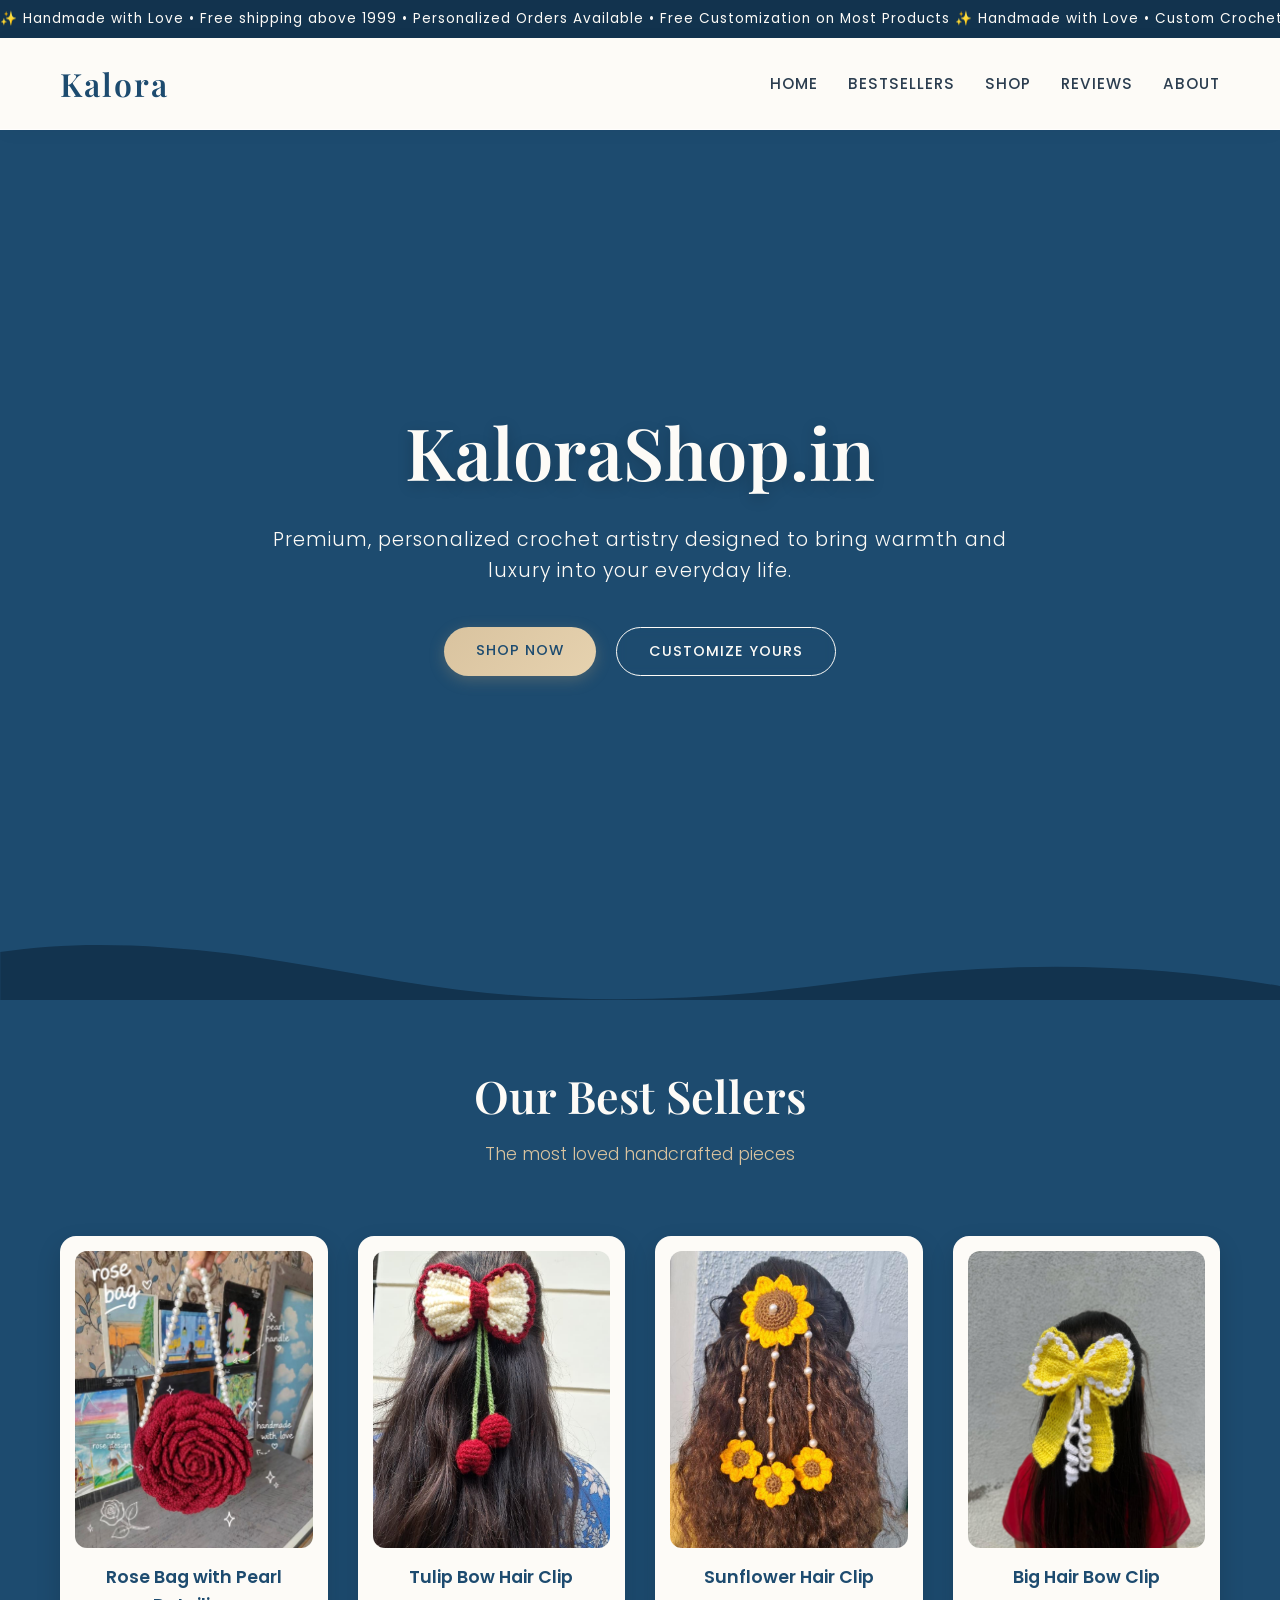
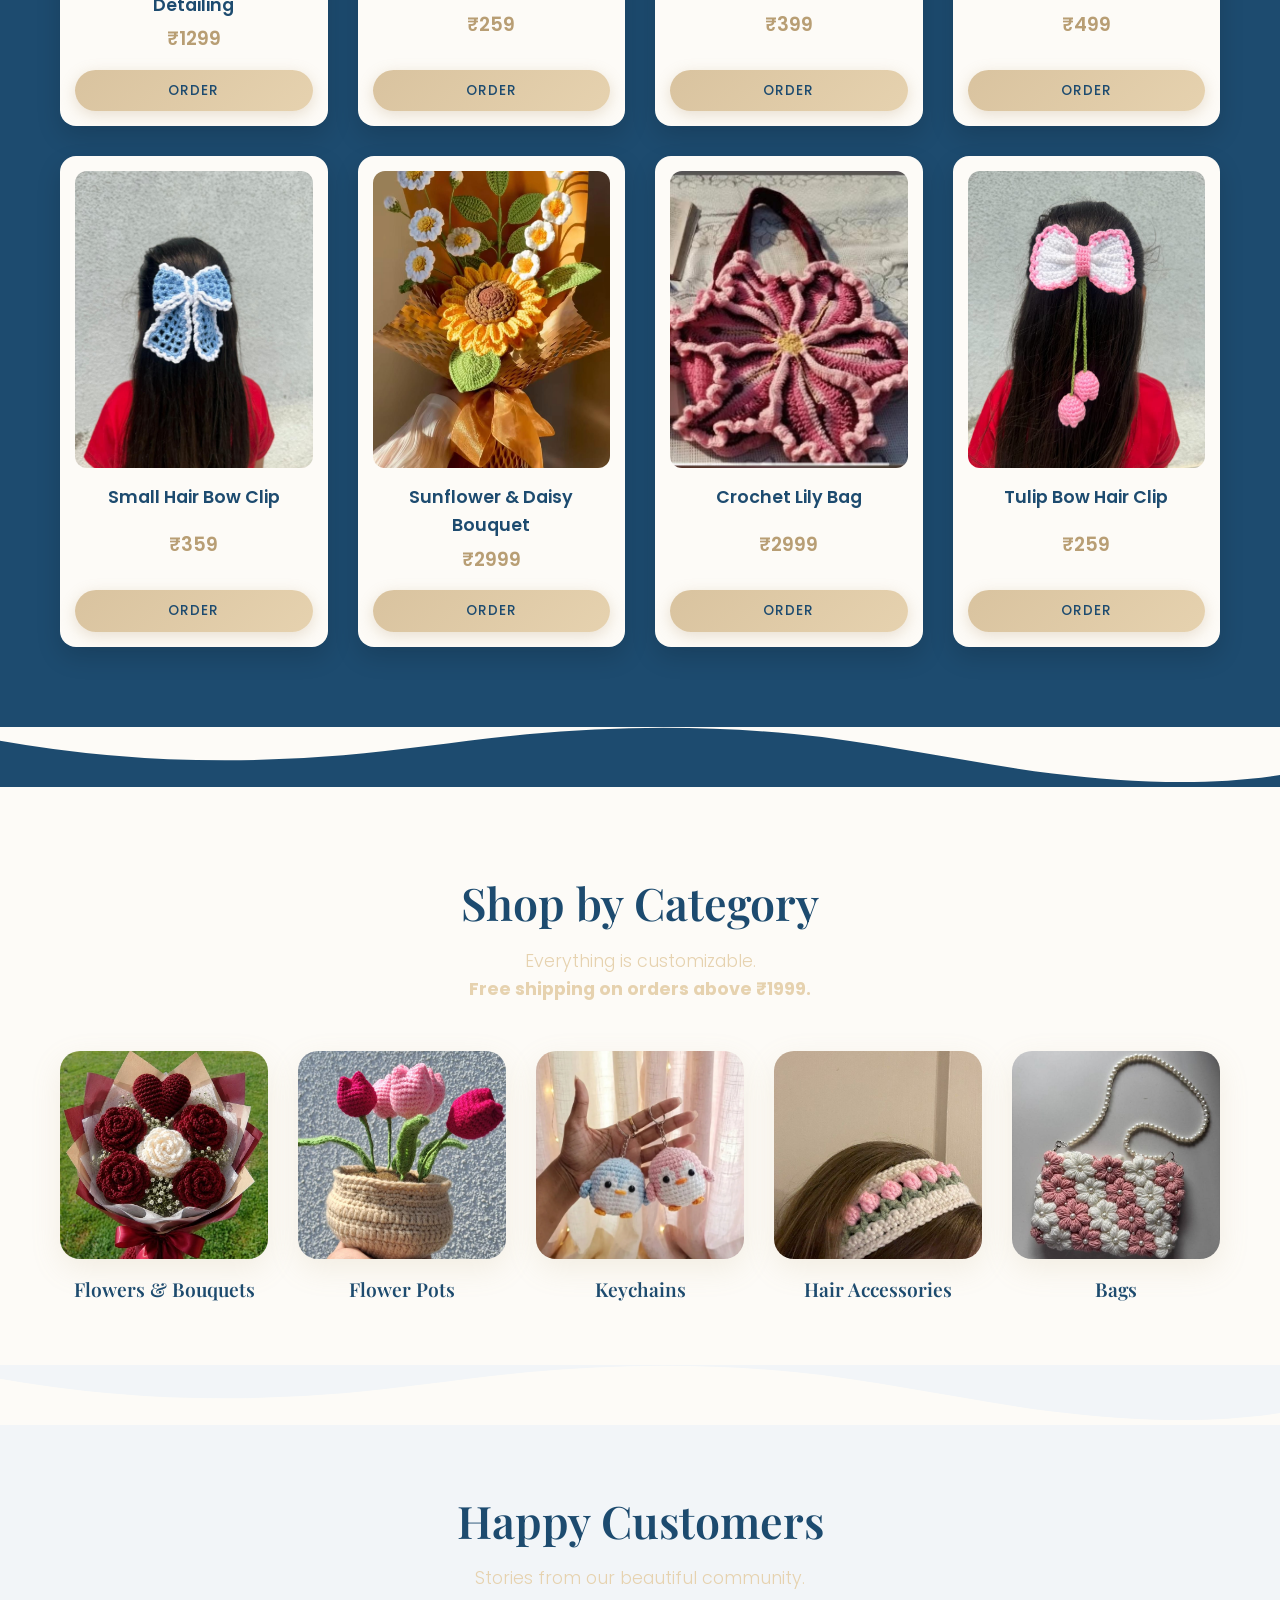
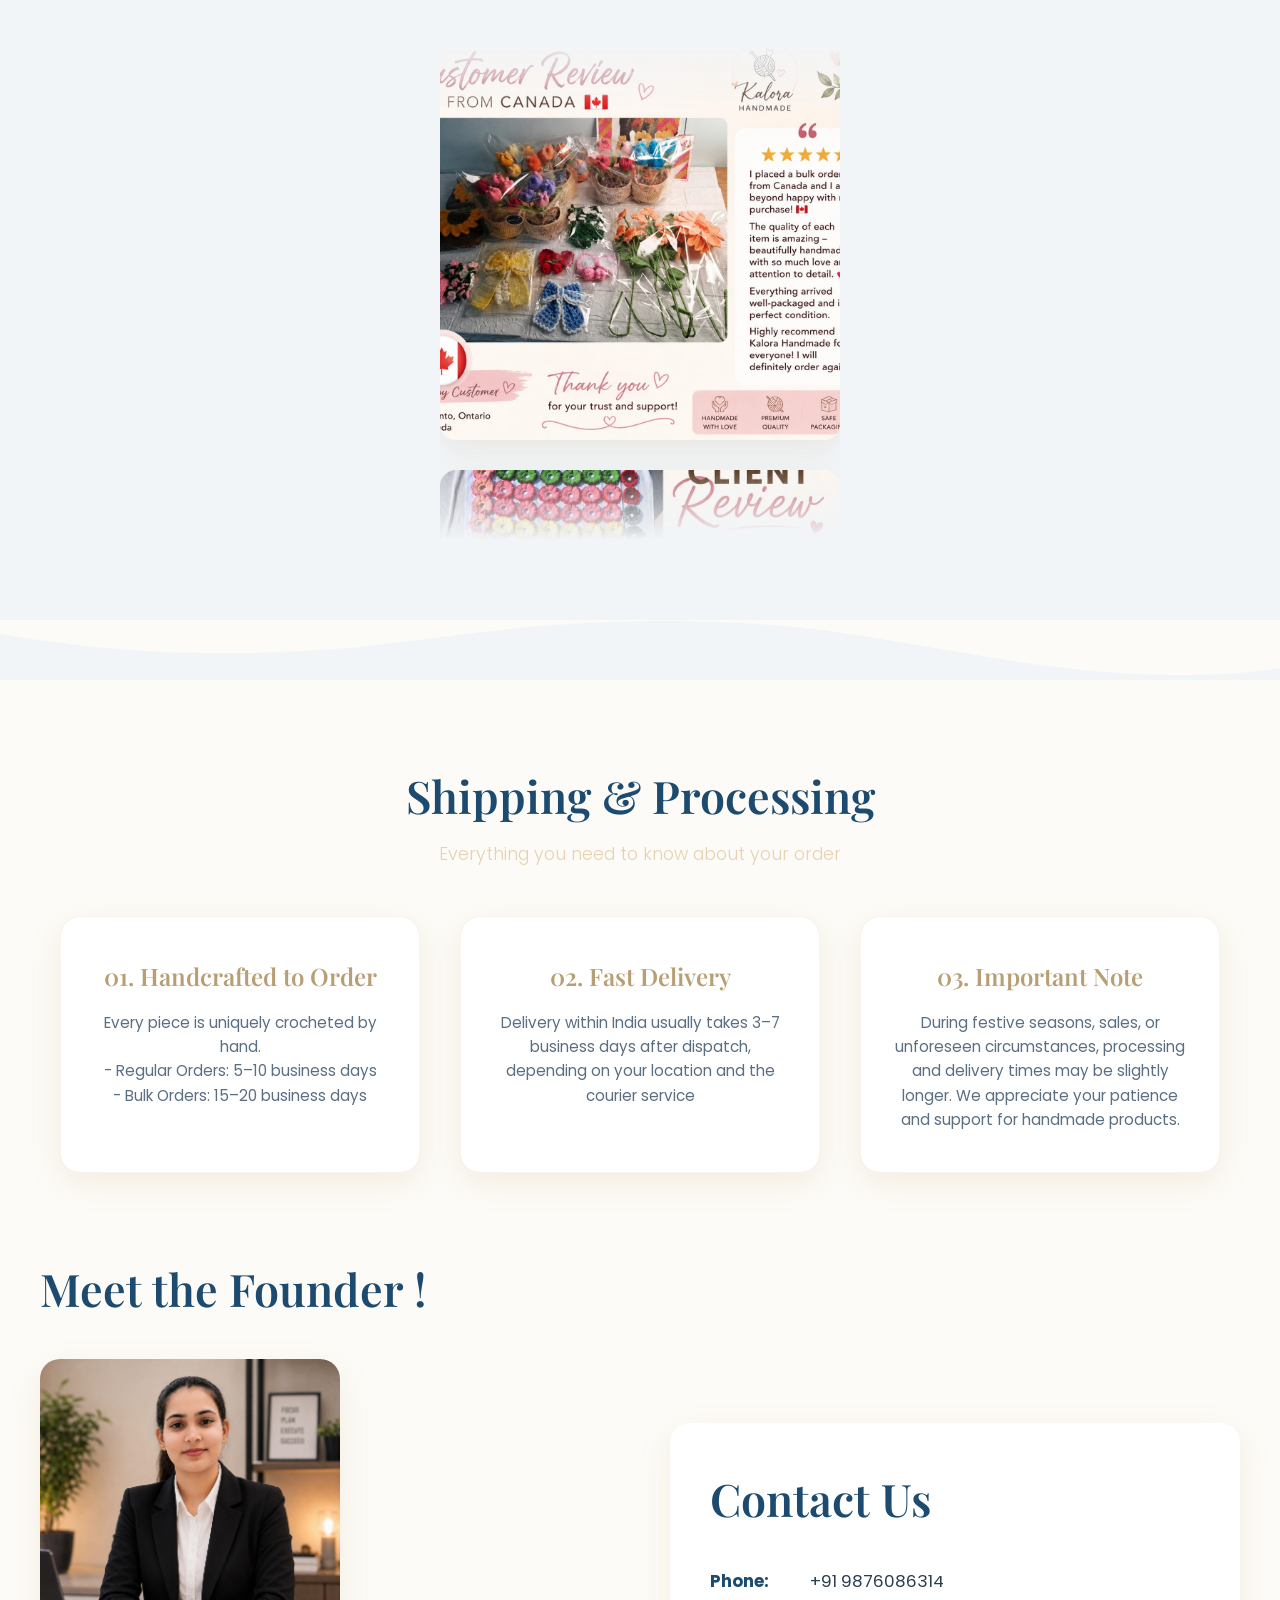
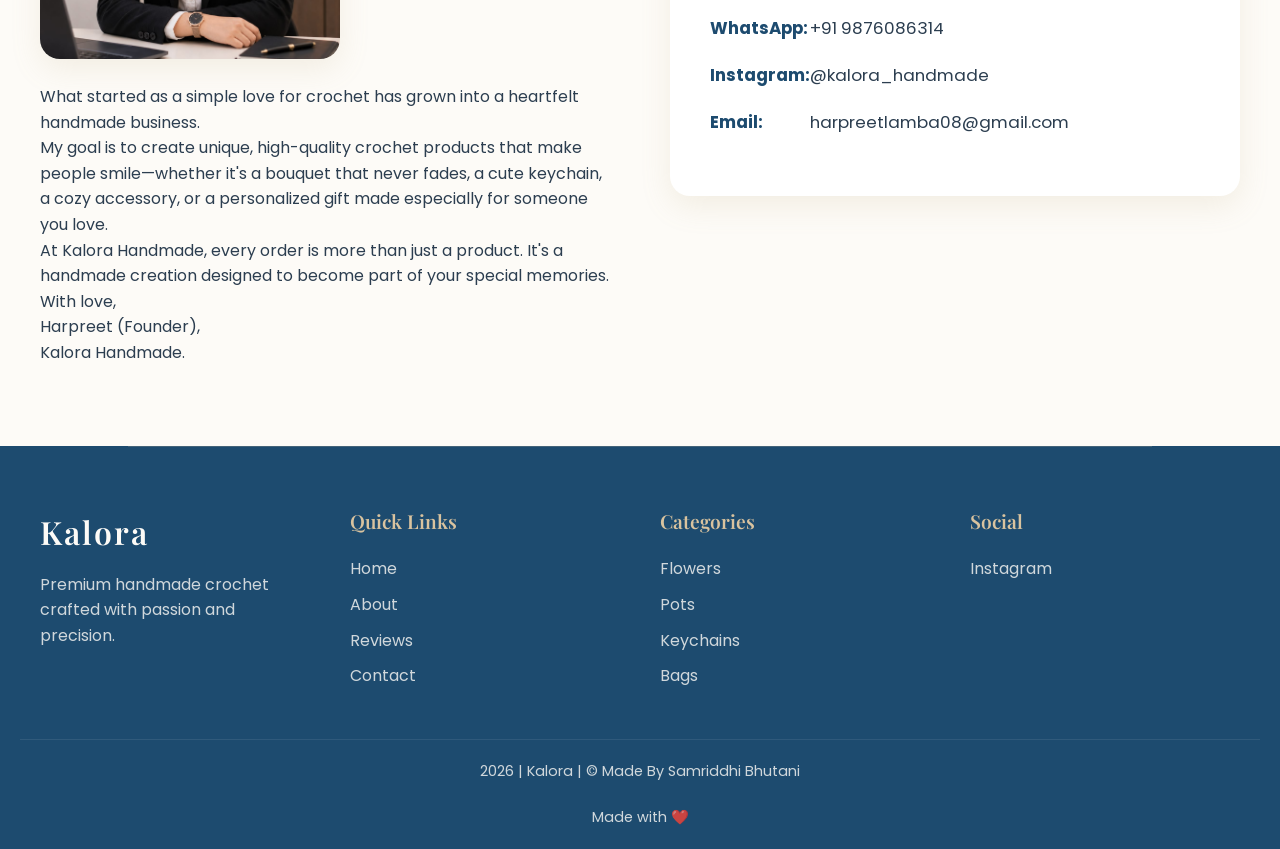
<file: index.html>
<!DOCTYPE html>
<html lang="en">
<head>
    <meta charset="UTF-8">
    <meta name="viewport" content="width=device-width, initial-scale=1.0">
    <title>Kalora | Luxury Handmade Crochet</title>
    <!-- Google Fonts -->
    <link rel="preconnect" href="https://fonts.googleapis.com">
    <link rel="preconnect" href="https://fonts.gstatic.com" crossorigin>
    <link href="https://fonts.googleapis.com/css2?family=Playfair+Display:ital,wght@0,400;0,600;0,700;1,400&family=Poppins:wght@300;400;500;600&display=swap" rel="stylesheet">
    <link rel="stylesheet" href="style.css">
</head>
<body>

    <!-- Marquee -->
    <div class="announcement-bar">
        <div class="marquee-content">
            ✨ Handmade with Love • Free shipping above 1999 • Personalized Orders Available • Free Customization on Most Products ✨ Handmade with Love • Custom Crochet Gifts • Personalized Orders Available • Free Customization on Most Products ✨
        </div>
    </div>

    <!-- Navigation -->
    <header>
        <nav class="nav-container">
            <a href="index.html" class="logo">Kalora</a>
            <ul class="nav-links">
                <li><a href="index.html">Home</a></li>
                <li><a href="#best-sellers">Bestsellers</a></li>
                <li><a href="#collections">Shop</a></li>
                <li><a href="#reviews">Reviews</a></li>
                <li><a href="#about">About</a></li>
            </ul>
        </nav>
    </header>

    <!-- Hero Section -->
    <section class="hero">
        <div class="carousel">
            <div class="slide"><img src="show.jpeg" alt="Handmade Crochet 1"></div>
            <div class="slide"><img src="show2.jpeg" alt="Handmade Crochet 2"></div>
            <div class="slide"><img src="show3.jpeg" alt="Handmade Crochet 3"></div>
            <div class="slide"><img src="show4.jpeg" alt="Handmade Crochet 4"></div>
            <div class="slide"><img src="rosestick.jpeg" alt="Handmade Crochet 6"></div>
            <div class="slide"><img src="turtlekey.jpeg" alt="Handmade Crochet 7"></div>
            <div class="slide"><img src="purse.jpeg" alt="Handmade Crochet 8"></div>
            <div class="slide"><img src="sunflowerdaisyboquet.jpeg" alt="Handmade Crochet 9"></div>
            <div class="slide"><img src="gajra.jpeg" alt="Handmade Crochet 10"></div>
            <div class="slide"><img src="bandana.jpeg" alt="Handmade Crochet 11"></div>
            
        </div>
        <div class="hero-content">
            <h1>KaloraShop.in</h1>
            <p>Premium, personalized crochet artistry designed to bring warmth and luxury into your everyday life.</p>
            <div class="hero-buttons">
                <a href="#collections" class="btn btn-primary">Shop Now</a>
                <a href="#contact" class="btn btn-secondary">Customize Yours</a>
            </div>
        </div>
    </section>

    <!-- Wave Divider 1 (Transitions to Bold Blue Background) -->
    <div class="wave-divider" style="background-color: var(--primary);">
        <svg xmlns="http://www.w3.org/2000/svg" viewBox="0 0 1200 120" preserveAspectRatio="none" style="transform: rotate(180deg);">
            <path d="M321.39,56.44c58-10.79,114.16-30.13,172-41.86,82.39-16.72,168.19-17.73,250.45-.39C823.78,31,906.67,72,985.66,92.83c70.05,18.48,146.53,26.09,214.34,3V0H0V27.35A600.21,600.21,0,0,0,321.39,56.44Z" class="shape-fill" style="fill: #12334e;"></path>
        </svg>
    </div>

    <!-- Best Sellers Section (Bold Background) -->
    <section id="best-sellers" class="best-sellers-wrapper">
        <h2 class="section-title">Our Best Sellers</h2>
        <p class="section-subtitle">The most loved handcrafted pieces</p>

        <div class="product-section">
            <div class="product-grid">
                
                <!-- Product 1 -->
                <div class="product-card">
                    <div class="product-img">
                        <a href="#lightbox-1">
                            <img src="pearlrosebag.jpeg" alt="Best Seller 1">
                        </a>
                    </div>
                    <div class="product-info">
                        <h3>Rose Bag with Pearl Detailing</h3>
                        <p class="product-price">₹1299</p>
                        <a href="https://wa.me/919876086314?text=Hey!%20I%20would%20like%20to%20order%20Rose%20Bag%20with%20Pearl%20Detailing%20for%20%E2%82%B91299%0AHere%20are%20my%20details%3A%0AName%3A%20%0AAddress%3A%20%0AContact Number%3A%20%0AColor of Product%3A%20%0AAny Customizations Required%3A%20." target="_blank" class="btn btn-primary btn-order">Order</a>
                    </div>
                </div>
                <a href="#!" class="lightbox" id="lightbox-1">
                    <span class="lightbox-close">&times;</span>
                    <img src="pearlrosebag.jpeg" alt="Rose Bag with Pearl Detailing">
                </a>

                <!-- Product 2 -->
                <div class="product-card">
                    <div class="product-img">
                        <a href="#lightbox-2">
                            <img src="tuliphairbow.jpeg" alt="Best Seller 2">
                        </a>
                    </div>
                    <div class="product-info">
                        <h3>Tulip Bow Hair Clip</h3>
                        <p class="product-price">₹259</p>
                        <a href="https://wa.me/919876086314?text=Hey!%20I%20would%20like%20to%20order%20Tulip%20Bow%20Hair%20Clip%20for%20%E2%82%B9259.%0AHere%20are%20my%20details%3A%0AName%3A%20%0AAddress%3A%20%0AContact Number%3A%20%0AColor of Product%3A%20%0AAny Customizations Required%3A%20." target="_blank" class="btn btn-primary btn-order">Order</a>
                    </div>
                </div>
                <a href="#!" class="lightbox" id="lightbox-2">
                    <span class="lightbox-close">&times;</span>
                    <img src="tuliphairbow.jpeg" alt="Tulip Bow Hair Clip">
                </a>

                <!-- Product 3 -->
                <div class="product-card">
                    <div class="product-img">
                        <a href="#lightbox-3">
                            <img src="sunflowerhair.jpeg" alt="Best Seller 3">
                        </a>
                    </div>
                    <div class="product-info">
                        <h3>Sunflower Hair Clip</h3>
                        <p class="product-price">₹399</p>
                        <a href="https://wa.me/919876086314?text=Hey!%20I%20would%20like%20to%20order%20Sunflower%20Hair%20Clip%20for%20%E2%82%B9399.%0AHere%20are%20my%20details%3A%0AName%3A%20%0AAddress%3A%20%0AContact Number%3A%20%0AColor of Product%3A%0AQuantity%3A%20%0AAny Customizations Required%3A%20." target="_blank" class="btn btn-primary btn-order">Order</a>
                    </div>
                </div>
                <a href="#!" class="lightbox" id="lightbox-3">
                    <span class="lightbox-close">&times;</span>
                    <img src="sunflowerhair.jpeg" alt="Sunflower Hair Clip">
                </a>

                <!-- Product 4 -->
                <div class="product-card">
                    <div class="product-img">
                        <a href="#lightbox-4">
                            <img src="bigbowkey.jpeg" alt="Best Seller 4">
                        </a>
                    </div>
                    <div class="product-info">
                        <h3>Big Hair Bow Clip</h3>
                        <p class="product-price">₹499</p>
                        <a href="https://wa.me/919876086314?text=Hey!%20I%20would%20like%20to%20order%20Big Bow%20Hair Clip%20for%20%E2%82%B9499.%0AHere%20are%20my%20details%3A%0AName%3A%20%0AAddress%3A%20%0AContact Number%3A%20%0AColor of Product%3A%0AQuantity%3A%20%0AAny Customizations Required%3A%20." target="_blank" class="btn btn-primary btn-order">Order</a>
                    </div>
                </div>
                <a href="#!" class="lightbox" id="lightbox-4">
                    <span class="lightbox-close">&times;</span>
                    <img src="bigbowkey.jpeg" alt="Big Hair Bow Clip">
                </a>

                <!-- Product 5 -->
                <div class="product-card">
                    <div class="product-img">
                        <a href="#lightbox-5">
                            <img src="smallbowhair.jpeg" alt="Best Seller 5">
                        </a>
                    </div>
                    <div class="product-info">
                        <h3>Small Hair Bow Clip</h3>
                        <p class="product-price">₹359</p>
                        <a href="https://wa.me/919876086314?text=Hey!%20I%20would%20like%20to%20order%20Small Bow%20Hair CLip%20for%20%E2%82%B9359.%0AHere%20are%20my%20details%3A%0AName%3A%20%0AAddress%3A%20%0AContact Number%3A%20%0AColor of Product%3A%0AQuantity%3A%20%0AAny Customizations Required%3A%20." target="_blank" class="btn btn-primary btn-order">Order</a>
                    </div>
                </div>
                <a href="#!" class="lightbox" id="lightbox-5">
                    <span class="lightbox-close">&times;</span>
                    <img src="smallbowhair.jpeg" alt="Small Hair Bow Clip">
                </a>

                <!-- Product 6 -->
                <div class="product-card">
                    <div class="product-img">
                        <a href="#lightbox-6">
                            <img src="sunflowerdaisyboquet.jpeg" alt="Best Seller 6">
                        </a>
                    </div>
                    <div class="product-info">
                        <h3>Sunflower & Daisy Bouquet</h3>
                        <p class="product-price">₹2999</p>
                        <a href="https://wa.me/919876086314?text=Hey!%20I%20would%20like%20to%20order%20Sunflower%20and%20Daisy%20Bouquet%20for%20%E2%82%B92999.%0AHere%20are%20my%20details%3A%0AName%3A%20%0AAddress%3A%20%0AContact Number%3A%20%0AColor of Product%3A%0AQuantity%3A%20%0AAny Customizations Required%3A%20." target="_blank" class="btn btn-primary btn-order">Order</a>
                    </div>
                </div>
                <a href="#!" class="lightbox" id="lightbox-6">
                    <span class="lightbox-close">&times;</span>
                    <img src="sunflowerdaisyboquet.jpeg" alt="Sunflower & Daisy Bouquet">
                </a>

                <!-- Product 7 -->
                <div class="product-card">
                    <div class="product-img">
                        <a href="#lightbox-7">
                            <img src="lilybag.jpeg" alt="Best Seller 7">
                        </a>
                    </div>
                    <div class="product-info">
                        <h3>Crochet Lily Bag</h3>
                        <p class="product-price">₹2999</p>
                        <a href="https://wa.me/919876086314?text=Hey!%20I%20would%20like%20to%20order%20Lily%20Bag%20for%20%E2%82%B92999.%0AHere%20are%20my%20details%3A%0AName%3A%20%0AAddress%3A%20%0AContact Number%3A%20%0AColor of Product%3A%0AQuantity%3A%20%0AAny Customizations Required%3A%20." target="_blank" class="btn btn-primary btn-order">Order</a>
                    </div>
                </div>
                <a href="#!" class="lightbox" id="lightbox-7">
                    <span class="lightbox-close">&times;</span>
                    <img src="lilybag.jpeg" alt="Crochet Lily Bag">
                </a>

                <!-- Product 8 -->
                <div class="product-card">
                    <div class="product-img">
                        <a href="#lightbox-8">
                            <img src="tulipbowhair.jpeg" alt="Best Seller 8">
                        </a>
                    </div>
                    <div class="product-info">
                        <h3>Tulip Bow Hair Clip</h3>
                        <p class="product-price">₹259</p>
                        <a href="https://wa.me/919876086314?text=Hey!%20I%20would%20like%20to%20order%20Tulip Bow%20Hair Clip%20for%20%E2%82%B9259.%0AHere%20are%20my%20details%3A%0AName%3A%20%0AAddress%3A%20%0AContact Number%3A%20%0AColor of Product%3A%0AQuantity%3A%20%0AAny Customizations Required%3A%20." target="_blank" class="btn btn-primary btn-order">Order</a>
                    </div>
                </div>
                <a href="#!" class="lightbox" id="lightbox-8">
                    <span class="lightbox-close">&times;</span>
                    <img src="tulipbowhair.jpeg" alt="Tulip Bow Hair Clip">
                </a>

            </div>
        </div>
    </section>
    <!-- Wave Divider 2 (Transitions to White Background) -->
    <div class="wave-divider wave-divider-light" style="background-color: var(--primary);">
        <svg xmlns="http://www.w3.org/2000/svg" viewBox="0 0 1200 120" preserveAspectRatio="none">
            <path d="M321.39,56.44c58-10.79,114.16-30.13,172-41.86,82.39-16.72,168.19-17.73,250.45-.39C823.78,31,906.67,72,985.66,92.83c70.05,18.48,146.53,26.09,214.34,3V0H0V27.35A600.21,600.21,0,0,0,321.39,56.44Z" class="shape-fill"></path>
        </svg>
    </div>

    <!-- Collections Section -->
    <section id="collections" class="collections">
        <h2 class="section-title">Shop by Category</h2>
        <p class="section-subtitle">Everything is customizable.<br>
            <b>Free shipping on orders above ₹1999.</b>
        </p>
        
        <div class="collection-grid">
            <a href="flowers.html" class="category-card">
                <div class="category-img-wrap"><img src="roseboquet.jpeg" alt="Flowers & Bouquets"></div>
                <h3>Flowers & Bouquets</h3>
            </a>
            <a href="pots.html" class="category-card">
                <div class="category-img-wrap"><img src="tulippot.jpeg" alt="Flower Pots"></div>
                <h3>Flower Pots</h3>
            </a>
            <a href="keychains.html" class="category-card">
                <div class="category-img-wrap"><img src="penguinkey.jpeg" alt="Keychains"></div>
                <h3>Keychains</h3>
            </a>
            <a href="hair.html" class="category-card">
                <div class="category-img-wrap"><img src="tulipheadband.jpeg" alt="Hair Accessories"></div>
                <h3>Hair Accessories</h3>
            </a>
            <a href="bags.html" class="category-card">
                <div class="category-img-wrap"><img src="puffflowerbag.jpeg" alt="Bags"></div>
                <h3>Bags</h3>
            </a>
        </div>
    </section>

    <!-- Wave Divider 3 (Transitions to Tinted Background) -->
    <div class="wave-divider" style="background-color: var(--bg-color);">
        <svg xmlns="http://www.w3.org/2000/svg" viewBox="0 0 1200 120" preserveAspectRatio="none">
            <path d="M321.39,56.44c58-10.79,114.16-30.13,172-41.86,82.39-16.72,168.19-17.73,250.45-.39C823.78,31,906.67,72,985.66,92.83c70.05,18.48,146.53,26.09,214.34,3V0H0V27.35A600.21,600.21,0,0,0,321.39,56.44Z" class="shape-fill" style="fill: var(--bg-tint);"></path>
        </svg>
    </div>

    <!-- Reviews Section (Images Only) -->
    <section id="reviews" class="reviews-wrapper">
        <h2 class="section-title">Happy Customers</h2>
        <p class="section-subtitle">Stories from our beautiful community.</p>
        
        <div class="reviews-container">
            <!-- Doubled track for infinite smooth scrolling -->
            <div class="reviews-track">
                <div class="review-card"><img src="review1.jpeg" alt="Customer Review 1"></div>
                <div class="review-card"><img src="review2.jpeg" alt="Customer Review 2"></div>
                <div class="review-card"><img src="review3.jpeg" alt="Customer Review 3"></div>
                <div class="review-card"><img src="review4.jpeg" alt="Customer Review 4"></div>
                <div class="review-card"><img src="review5.jpeg" alt="Customer Review 5"></div>
                <!-- Duplicate set for seamless infinite loop -->
                <div class="review-card"><img src="review1.jpeg" alt="Customer Review 1"></div>
                <div class="review-card"><img src="review2.jpeg" alt="Customer Review 2"></div>
                <div class="review-card"><img src="review3.jpeg" alt="Customer Review 3"></div>
                <div class="review-card"><img src="review4.jpeg" alt="Customer Review 4"></div>
                <div class="review-card"><img src="review5.jpeg" alt="Customer Review 5"></div>            </div>
        </div>
    </section>

    <!-- Wave Divider 4 (Transitions back to White) -->
    <div class="wave-divider wave-divider-light" style="background-color: var(--bg-tint);">
        <svg xmlns="http://www.w3.org/2000/svg" viewBox="0 0 1200 120" preserveAspectRatio="none">
            <path d="M321.39,56.44c58-10.79,114.16-30.13,172-41.86,82.39-16.72,168.19-17.73,250.45-.39C823.78,31,906.67,72,985.66,92.83c70.05,18.48,146.53,26.09,214.34,3V0H0V27.35A600.21,600.21,0,0,0,321.39,56.44Z" class="shape-fill"></path>
        </svg>
    </div>

    <!-- Shipping & Processing Info Section -->
    <section id="shipping-info" class="shipping-wrapper">
        <h2 class="section-title">Shipping & Processing</h2>
        <p class="section-subtitle">Everything you need to know about your order</p>
        
        <div class="shipping-grid">
            <div class="shipping-card">
                <h3>01. Handcrafted to Order</h3>
                <p>Every piece is uniquely crocheted by hand.</p>
                <p>
                  - Regular Orders: 5–10 business days <br>
                  - Bulk Orders: 15–20 business days
                </p>
            </div>
            <div class="shipping-card">
                <h3>02. Fast Delivery</h3>
                <p>Delivery within India usually takes 3–7 business days after dispatch, depending on your location and the courier service</p>
            </div>
            <div class="shipping-card">
                <h3>03. Important Note</h3>
                <p>During festive seasons, sales, or unforeseen circumstances, processing and delivery times may be slightly longer. We appreciate your patience and support for handmade products.</p>
            </div>
        </div>
    </section>

    <!-- About & Contact Section -->
    <section class="about-contact-wrapper">
        <div class="about-contact">
            <div id="about" class="about-content">
                <h2 class="section-title" style="text-align: left;">Meet the Founder ! </h2>
                <br>
                <div class="about-img">
                    <img src="about.jpeg" alt="About Kalora Artisan">
                </div>
                <br>
                <p>What started as a simple love for crochet has grown into a heartfelt handmade business. <br>            
                My goal is to create unique, high-quality crochet products that make people smile—whether it's a bouquet that never fades,
                a cute keychain, a cozy accessory, or a personalized gift made especially for someone you love.<br> </p>
                
                <p>At Kalora Handmade, every order is more than just a product. 
                It's a handmade creation designed to become part of your special memories.</p>
                
                <p>With love, <br>
                    Harpreet (Founder), <br>
                     Kalora Handmade.</p>
            </div>

            <div id="contact" class="contact-info">
                <h2 class="section-title" style="text-align: left;">Contact Us</h2>
                <br>
                <div class="contact-item">
                    <strong>Phone:</strong> +91 9876086314
                </div>
                <div class="contact-item">
                    <strong>WhatsApp:</strong> +91 9876086314
                </div>
                <div class="contact-item">
                    <strong>Instagram:</strong> @kalora_handmade
                </div>
                <div class="contact-item">
                    <strong>Email:</strong> harpreetlamba08@gmail.com
                </div>
            </div>
        </div>
    </section>

    <!-- Footer -->
    <footer>
        <div class="footer-top"></div>
        <div class="footer-grid">
            <div class="footer-col">
                <h3 class="logo" style="color: var(--bg-color);">Kalora</h3>
                <p style="margin-top: 15px; opacity: 0.8;">Premium handmade crochet crafted with passion and precision.</p>
            </div>
            <div class="footer-col">
                <h4>Quick Links</h4>
                <ul>
                    <li><a href="index.html">Home</a></li>
                    <li><a href="#about">About</a></li>
                    <li><a href="#reviews">Reviews</a></li>
                    <li><a href="#contact">Contact</a></li>
                </ul>
            </div>
            <div class="footer-col">
                <h4>Categories</h4>
                <ul>
                    <li><a href="flowers.html">Flowers</a></li>
                    <li><a href="pots.html">Pots</a></li>
                    <li><a href="keychains.html">Keychains</a></li>
                    <li><a href="bags.html">Bags</a></li>
                </ul>
            </div>
            <div class="footer-col">
                <h4>Social</h4>
                <ul>
                    <li><a href="https://www.instagram.com/kalora_handmade/">Instagram</a></li>
                </ul>
            </div>
        </div>
        <div class="footer-bottom">
            2026 | Kalora | &copy; Made By Samriddhi Bhutani <br><br> Made with ❤️
        </div>
    </footer>

</body>
</html>
</file>
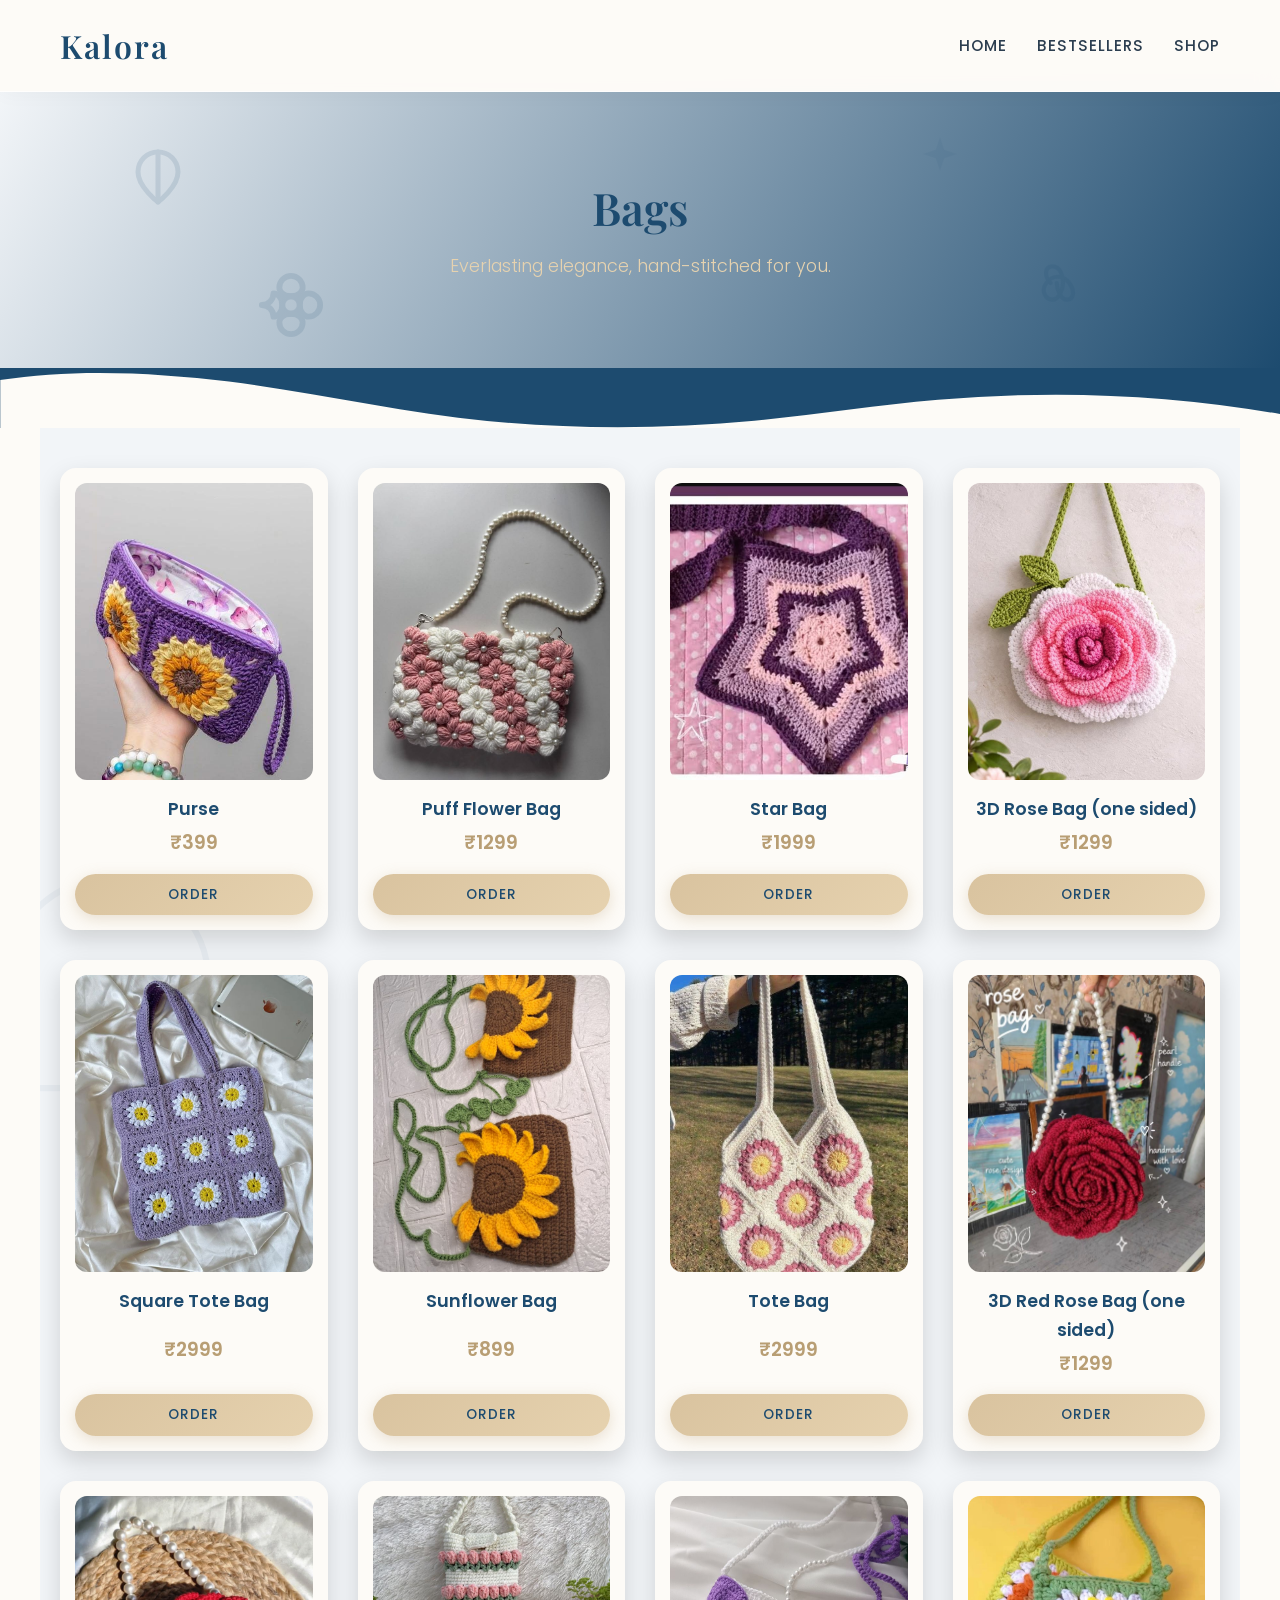
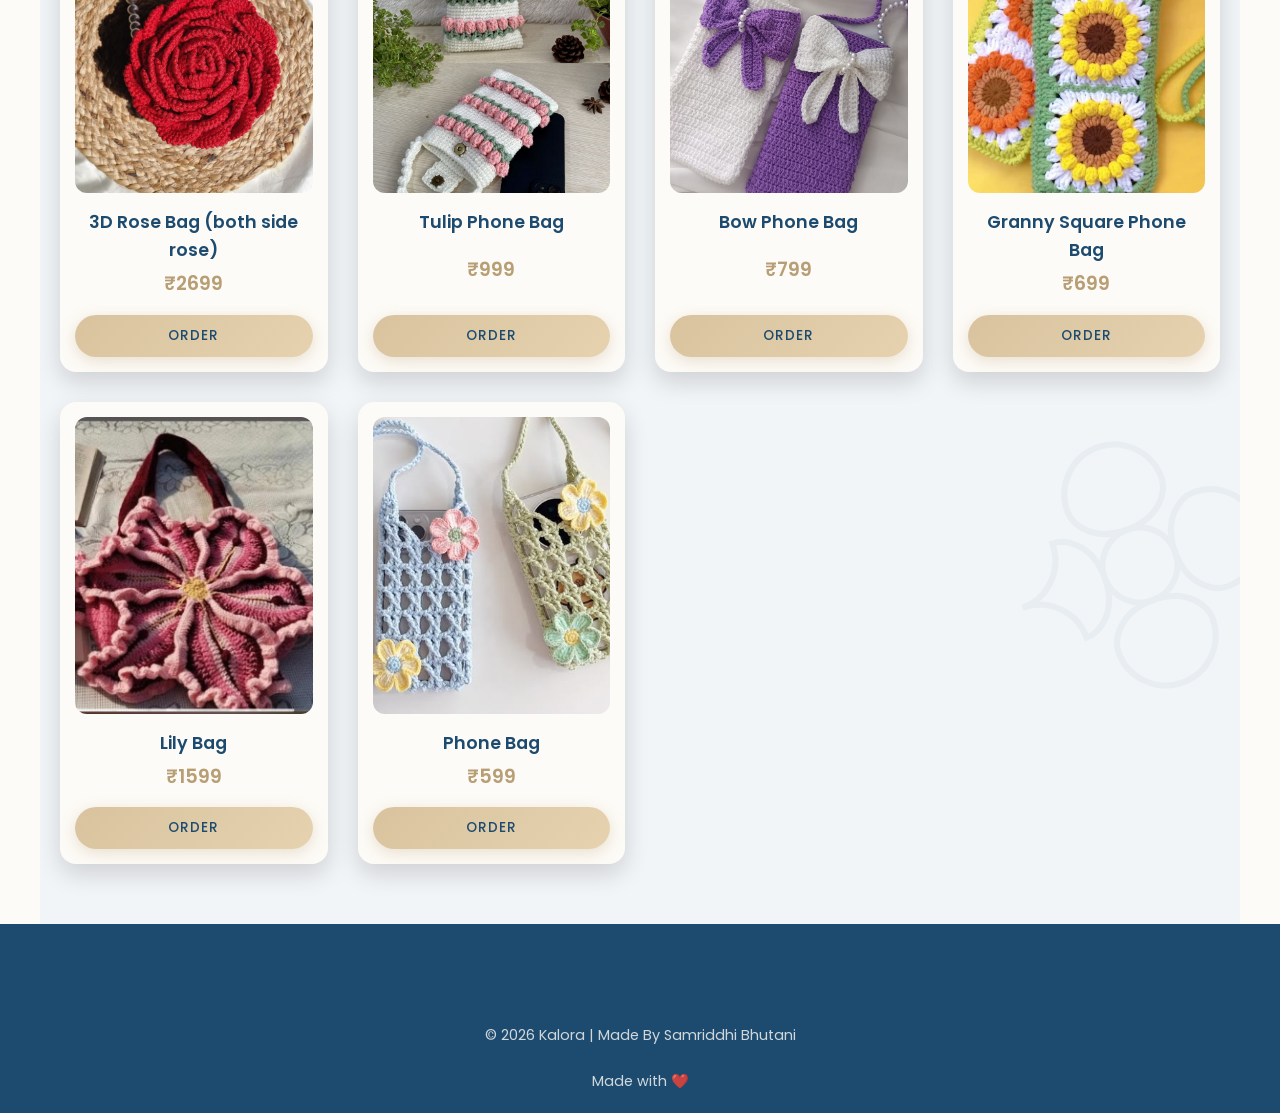
<file: bags.html>
<!DOCTYPE html>
<html lang="en">
<head>
    <meta charset="UTF-8">
    <meta name="viewport" content="width=device-width, initial-scale=1.0">
    <title>Bags | Kalora</title>
    <!-- Google Fonts -->
    <link rel="preconnect" href="https://fonts.googleapis.com">
    <link rel="preconnect" href="https://fonts.gstatic.com" crossorigin>
    <link href="https://fonts.googleapis.com/css2?family=Playfair+Display:ital,wght@0,400;0,600;0,700;1,400&family=Poppins:wght@300;400;500;600&display=swap" rel="stylesheet">
    <link rel="stylesheet" href="style.css">
    
    <!-- Page-Specific Styles for Doodles & Motion -->
    <style>
        /* Header Background Motion */
        .page-header {
            position: relative;
            padding: 80px 20px 40px;
            text-align: center;
            background: linear-gradient(120deg, var(--bg-tint) 0%, var(--primary) 50%, var(--bg-tint) 100%);
            background-size: 200% 200%;
            animation: gradientMove 8s ease infinite;
            border-bottom: 1px solid var(--accent-soft);
            overflow: hidden;
        }

        @keyframes gradientMove {
            0% { background-position: 0% 50%; }
            50% { background-position: 100% 50%; }
            100% { background-position: 0% 50%; }
        }

        .page-header h1, .page-header p {
            position: relative;
            z-index: 2;
        }

        /* Floating Doodles container */
        .doodle {
            position: absolute;
            z-index: 1;
            opacity: 0.12; /* Keeps it subtle and luxurious */
            pointer-events: none;
            fill: none;
            stroke: var(--primary);
            stroke-width: 2;
            stroke-linecap: round;
            stroke-linejoin: round;
        }

        /* Doodle Animations */
        .doodle-1 { top: 20%; left: 10%; width: 60px; animation: floatSlow 6s ease-in-out infinite; }
        .doodle-2 { top: 60%; right: 15%; width: 50px; animation: floatReverse 8s ease-in-out infinite; }
        .doodle-3 { top: 15%; right: 25%; width: 40px; animation: spinFloat 10s linear infinite; }
        .doodle-4 { bottom: 10%; left: 20%; width: 70px; animation: floatSlow 7s ease-in-out infinite alternate-reverse; }

        @keyframes floatSlow {
            0%, 100% { transform: translateY(0) rotate(0deg); }
            50% { transform: translateY(-20px) rotate(15deg); }
        }
        @keyframes floatReverse {
            0%, 100% { transform: translateY(0) rotate(0deg); }
            50% { transform: translateY(25px) rotate(-10deg); }
        }
        @keyframes spinFloat {
            0% { transform: translateY(0) rotate(0deg); }
            50% { transform: translateY(-15px) rotate(180deg); }
            100% { transform: translateY(0) rotate(360deg); }
        }

        /* Product Card Staggered Entrance Motion */
        .product-grid {
            position: relative;
            z-index: 2;
        }

        .product-card {
            opacity: 0;
            animation: fadeInUp 0.8s cubic-bezier(0.25, 0.8, 0.25, 1) forwards;
        }

        /* Staggered delays */
        .product-card:nth-child(1) { animation-delay: 0.1s; }
        .product-card:nth-child(2) { animation-delay: 0.3s; }
        .product-card:nth-child(3) { animation-delay: 0.5s; }
        .product-card:nth-child(4) { animation-delay: 0.7s; }
        .product-card:nth-child(5) { animation-delay: 0.9s; }
        .product-card:nth-child(6) { animation-delay: 1.1s; }
        .product-card:nth-child(7) { animation-delay: 1.3s; }
        .product-card:nth-child(8) { animation-delay: 1.5s; }
        .product-card:nth-child(9) { animation-delay: 1.7s; }
        .product-card:nth-child(10) { animation-delay: 1.9s; }
        .product-card:nth-child(11) { animation-delay: 2.1s; }
        .product-card:nth-child(12) { animation-delay: 2.3s; }
        .product-card:nth-child(13) { animation-delay: 2.5s; }


        @keyframes fadeInUp {
            0% { opacity: 0; transform: translateY(30px); }
            100% { opacity: 1; transform: translateY(0); }
        }

        /* Gentle resting float for cards on hover */
        .product-card:hover {
            transform: translateY(-10px);
            box-shadow: var(--shadow-hover);
        }

        /* Ambient Background Pattern for the section */
        .product-section {
            position: relative;
            background-color: var(--bg-tint);
            overflow: hidden;
        }
        .bg-doodle {
            position: absolute;
            opacity: 0.04;
            pointer-events: none;
            width: 300px;
            stroke: var(--primary);
        }
        .bg-doodle-left { top: 20%; left: -100px; transform: rotate(45deg); }
        .bg-doodle-right { bottom: 10%; right: -50px; transform: rotate(-20deg); }

    </style>
</head>
<body>

    <!-- Header / Nav -->
    <header>
        <nav class="nav-container">
            <a href="index.html" class="logo">Kalora</a>
            <ul class="nav-links">
                <li><a href="index.html">Home</a></li>
                <li><a href="index.html#best-sellers">Bestsellers</a></li>
                <li><a href="index.html#collections">Shop</a></li>
            </ul>
        </nav>
    </header>

    <!-- Page Header with Doodles -->
    <div class="page-header">
        
        <!-- Abstract Leaf Doodle -->
        <svg class="doodle doodle-1" viewBox="0 0 24 24">
            <path d="M12 2C7.5 2 4 5.5 4 10c0 6 8 12 8 12s8-6 8-12c0-4.5-3.5-8-8-8z"/>
            <path d="M12 2v20"/>
        </svg>

        <!-- Yarn Loop Doodle -->
        <svg class="doodle doodle-2" viewBox="0 0 24 24">
            <path d="M6 12c-3-3-3-8 1-8s5 5 5 8c0 3-2 8-5 8s-6-4-3-8c3-4 8-4 11 0s2 8-1 8-5-5-5-8"/>
        </svg>

        <!-- Sparkle/Star Doodle -->
        <svg class="doodle doodle-3" viewBox="0 0 24 24">
            <path d="M12 2L14.5 9.5L22 12L14.5 14.5L12 22L9.5 14.5L2 12L9.5 9.5L12 2Z" fill="var(--primary)" opacity="0.5" stroke="none"/>
        </svg>

        <!-- Abstract Flower Doodle -->
        <svg class="doodle doodle-4" viewBox="0 0 24 24">
            <circle cx="12" cy="12" r="3"/>
            <path d="M12 2a4 4 0 0 1 4 4c0 1-1 3-4 3-3 0-4-2-4-3a4 4 0 0 1 4-4z"/>
            <path d="M12 22a4 4 0 0 0 4-4c0-1-1-3-4-3-3 0-4 2-4 3a4 4 0 0 0 4 4z"/>
            <path d="M22 12a4 4 0 0 0-4-4c-1 0-3 1-3 4 0 3 2 4 3 4a4 4 0 0 0 4-4z"/>
            <path d="M2 12a4 4 0 0 1 4 4c1 0 3-1 3-4 0-3-2-4-3-4a4 4 0 0 1-4 4z"/>
        </svg>

        <h1 class="section-title">Bags</h1>
        <p class="section-subtitle">Everlasting elegance, hand-stitched for you.</p>
    </div>

    <!-- Wave Divider for Smooth Transition -->
    <div class="wave-divider" style="background-color: var(--primary); margin-top: -1px;">
        <svg xmlns="http://www.w3.org/2000/svg" viewBox="0 0 1200 120" preserveAspectRatio="none" style="transform: rotate(180deg);">
            <path d="M321.39,56.44c58-10.79,114.16-30.13,172-41.86,82.39-16.72,168.19-17.73,250.45-.39C823.78,31,906.67,72,985.66,92.83c70.05,18.48,146.53,26.09,214.34,3V0H0V27.35A600.21,600.21,0,0,0,321.39,56.44Z" class="shape-fill" style="fill: var(--bg-color);"></path>
        </svg>
    </div>

    <section class="product-section">
        
        <!-- Large Background Doodles for the Section -->
        <svg class="bg-doodle bg-doodle-left" viewBox="0 0 24 24" fill="none" stroke-width="0.5">
            <path d="M12 2C7.5 2 4 5.5 4 10c0 6 8 12 8 12s8-6 8-12c0-4.5-3.5-8-8-8z"/>
        </svg>
        <svg class="bg-doodle bg-doodle-right" viewBox="0 0 24 24" fill="none" stroke-width="0.5">
            <circle cx="12" cy="12" r="3"/>
            <path d="M12 2a4 4 0 0 1 4 4c0 1-1 3-4 3-3 0-4-2-4-3a4 4 0 0 1 4-4z"/>
            <path d="M12 22a4 4 0 0 0 4-4c0-1-1-3-4-3-3 0-4 2-4 3a4 4 0 0 0 4 4z"/>
            <path d="M22 12a4 4 0 0 0-4-4c-1 0-3 1-3 4 0 3 2 4 3 4a4 4 0 0 0 4-4z"/>
            <path d="M2 12a4 4 0 0 1 4 4c1 0 3-1 3-4 0-3-2-4-3-4a4 4 0 0 1-4 4z"/>
        </svg>

        <div class="product-grid" style="padding-top: 20px;">
            
            <!-- Product 1 -->
            <div class="product-card">
                <div class="product-img">
                    <a href="#lb-purse">
                        <img src="purse.jpeg" alt="Classic Rose Bouquet">
                    </a>
                </div>
                <div class="product-info">
                    <h3>Purse</h3>
                    <p class="product-price">₹399</p>
                    <a href="https://wa.me/919876086314?text=Hey!%20I%20would%20like%20to%20order%20Crochet%20Purse%20for%20%E2%82%B9399.%0AHere%20are%20my%20details%3A%0AName%3A%20%0AAddress%3A%20%0AContact Number%3A%20%0AColor of Product%3A%20%0AAny Customizations Required%3A%20." target="_blank" class="btn btn-primary btn-order">Order</a>
                </div>
            </div>
            <a href="#!" class="lightbox" id="lb-purse">
                <span class="lightbox-close">&times;</span>
                <img src="purse.jpeg" alt="Purse">
            </a>

            <!-- Product 2 -->
            <div class="product-card">
                <div class="product-img">
                    <a href="#lb-puffflowerbag">
                        <img src="puffflowerbag.jpeg" alt="Tulip Bundle">
                    </a>
                </div>
                <div class="product-info">
                    <h3>Puff Flower Bag</h3>
                    <p class="product-price">₹1299</p>
                    <a href="https://wa.me/919876086314?text=Hey!%20I%20would%20like%20to%20order%20Puffed%20Flower%20Bag%20for%20%E2%82%B91299.%0AHere%20are%20my%20details%3A%0AName%3A%20%0AAddress%3A%20%0AContact Number%3A%20%0AColor of Product%3A%20%0AAny Customizations Required%3A%20." target="_blank" class="btn btn-primary btn-order">Order</a>
                </div>
            </div>
            <a href="#!" class="lightbox" id="lb-puffflowerbag">
                <span class="lightbox-close">&times;</span>
                <img src="puffflowerbag.jpeg" alt="Puff Flower Bag">
            </a>

            <!-- Product 3 -->
            <div class="product-card">
                <div class="product-img">
                    <a href="#lb-starbag">
                        <img src="starbag.jpeg" alt="Sunflower Stem">
                    </a>
                </div>
                <div class="product-info">
                    <h3>Star Bag</h3>
                    <p class="product-price">₹1999</p>
                    <a href="https://wa.me/919876086314?text=Hey!%20I%20would%20like%20to%20order%20Star%20Bag%20for%20%E2%82%B91999.%0AHere%20are%20my%20details%3A%0AName%3A%20%0AAddress%3A%20%0AContact Number%3A%20%0AColor of Product%3A%20%0AAny Customizations Required%3A%20." target="_blank" class="btn btn-primary btn-order">Order</a>
                </div>
            </div>
            <a href="#!" class="lightbox" id="lb-starbag">
                <span class="lightbox-close">&times;</span>
                <img src="starbag.jpeg" alt="Star Bag">
            </a>

            <!-- Product 4 -->
            <div class="product-card">
                <div class="product-img">
                    <a href="#lb-rosebag">
                        <img src="rosebag.jpeg" alt="Daisy Chain Wrap">
                    </a>
                </div>
                <div class="product-info">
                    <h3>3D Rose Bag (one sided)</h3>
                    <p class="product-price">₹1299</p>
                    <a href="https://wa.me/919876086314?text=Hey!%20I%20would%20like%20to%20order%203D Rose Bag(one sided)%20for%20%E2%82%B91299.%0AHere%20are%20my%20details%3A%0AName%3A%20%0AAddress%3A%20%0AContact Number%3A%20%0AColor of Product%3A%20%0AAny Customizations Required%3A%20." target="_blank" class="btn btn-primary btn-order">Order</a>
                </div>
            </div>
            <a href="#!" class="lightbox" id="lb-rosebag">
                <span class="lightbox-close">&times;</span>
                <img src="rosebag.jpeg" alt="3D Rose Bag (one sided)">
            </a>

            <!-- Product 5 -->
            <div class="product-card">
                <div class="product-img">
                    <a href="#lb-squaretote">
                        <img src="sqauretote.jpeg" alt="Luxury Mixed Floral Box">
                    </a>
                </div>
                <div class="product-info">
                    <h3>Square Tote Bag</h3>
                    <p class="product-price">₹2999</p>
                    <a href="https://wa.me/919876086314?text=Hey!%20I%20would%20like%20to%20order%20Square%20Tote Bag%20for%20%E2%82%B92999.%0AHere%20are%20my%20details%3A%0AName%3A%20%0AAddress%3A%20%0AContact Number%3A%20%0AColor of Product%3A%20%0AAny Customizations Required%3A%20." target="_blank" class="btn btn-primary btn-order">Order</a>
                </div>
            </div>
            <a href="#!" class="lightbox" id="lb-squaretote">
                <span class="lightbox-close">&times;</span>
                <img src="sqauretote.jpeg" alt="Square Tote Bag">
            </a>

            <!-- Product 6 -->
            <div class="product-card">
                <div class="product-img">
                    <a href="#lb-sunflowerbag">
                        <img src="sunflowerbag.jpeg" alt="Luxury Mixed Floral Box">
                    </a>
                </div>
                <div class="product-info">
                    <h3>Sunflower Bag</h3>
                    <p class="product-price">₹899</p>
                    <a href="https://wa.me/919876086314?text=Hey!%20I%20would%20like%20to%20order%20Sunflower%20Bag%20for%20%E2%82%B9899.%0AHere%20are%20my%20details%3A%0AName%3A%20%0AAddress%3A%20%0AContact Number%3A%20%0AColor of Product%3A%20%0AAny Customizations Required%3A%20." target="_blank" class="btn btn-primary btn-order">Order</a>
                </div>
            </div>
            <a href="#!" class="lightbox" id="lb-sunflowerbag">
                <span class="lightbox-close">&times;</span>
                <img src="sunflowerbag.jpeg" alt="Sunflower Bag">
            </a>

            <!-- Product 7 -->
            <div class="product-card">
                <div class="product-img">
                    <a href="#lb-tote">
                        <img src="tote.jpeg" alt="Luxury Mixed Floral Box">
                    </a>
                </div>
                <div class="product-info">
                    <h3>Tote Bag</h3>
                    <p class="product-price">₹2999</p>
                    <a href="https://wa.me/919876086314?text=Hey!%20I%20would%20like%20to%20order%20Tote%20Bag%20for%20%E2%82%B92999.%0AHere%20are%20my%20details%3A%0AName%3A%20%0AAddress%3A%20%0AContact Number%3A%20%0AColor of Product%3A%20%0AAny Customizations Required%3A%20." target="_blank" class="btn btn-primary btn-order">Order</a>
                </div>
            </div>
            <a href="#!" class="lightbox" id="lb-tote">
                <span class="lightbox-close">&times;</span>
                <img src="tote.jpeg" alt="Tote Bag">
            </a>

            <!-- Product 8 -->
            <div class="product-card">
                <div class="product-img">
                    <a href="#lb-pearlrosebag">
                        <img src="pearlrosebag.jpeg" alt="Luxury Mixed Floral Box">
                    </a>
                </div>
                <div class="product-info">
                    <h3>3D Red Rose Bag (one sided)</h3>
                    <p class="product-price">₹1299</p>
                    <a href="https://wa.me/919876086314?text=Hey!%20I%20would%20like%20to%20order%203D Red Rose%20Bag(one sided)%20for%20%E2%82%B91299.%0AHere%20are%20my%20details%3A%0AName%3A%20%0AAddress%3A%20%0AContact Number%3A%20%0AColor of Product%3A%20%0AAny Customizations Required%3A%20." target="_blank" class="btn btn-primary btn-order">Order</a>
                </div>
            </div>
            <a href="#!" class="lightbox" id="lb-pearlrosebag">
                <span class="lightbox-close">&times;</span>
                <img src="pearlrosebag.jpeg" alt="3D Red Rose Bag (one sided)">
            </a>

            <!-- Product 9 -->
            <div class="product-card">
                <div class="product-img">
                    <a href="#lb-roseboth">
                        <img src="roseboth.jpeg" alt="Luxury Mixed Floral Box">
                    </a>
                </div>
                <div class="product-info">
                    <h3>3D Rose Bag (both side rose)</h3>
                    <p class="product-price">₹2699</p>
                    <a href="https://wa.me/919876086314?text=Hey!%20I%20would%20like%20to%20order%20Rose Bag(both sided)%20for%20%E2%82%B92699.%0AHere%20are%20my%20details%3A%0AName%3A%20%0AAddress%3A%20%0AContact Number%3A%20%0AColor of Product%3A%20%0AAny Customizations Required%3A%20." target="_blank" class="btn btn-primary btn-order">Order</a>
                </div>
            </div>
            <a href="#!" class="lightbox" id="lb-roseboth">
                <span class="lightbox-close">&times;</span>
                <img src="roseboth.jpeg" alt="3D Rose Bag (both side rose)">
            </a>

            <!-- Product 10 -->
            <div class="product-card">
                <div class="product-img">
                    <a href="#lb-tulipphonebag">
                        <img src="tulipphonebag.jpeg" alt="Best Seller 5">
                    </a>
                </div>
                <div class="product-info">
                    <h3>Tulip Phone Bag</h3>
                    <p class="product-price">₹999</p>
                    <a href="https://wa.me/919876086314?text=Hey!%20I%20would%20like%20to%20order%20Tulip Phone Bag%20for%20%E2%82%B9999.%0AHere%20are%20my%20details%3A%0AName%3A%20%0AAddress%3A%20%0AContact Number%3A%20%0AColor of Product%3A%20%0AAny Customizations Required%3A%20." target="_blank" class="btn btn-primary btn-order">Order</a>
                </div>
            </div>
            <a href="#!" class="lightbox" id="lb-tulipphonebag">
                <span class="lightbox-close">&times;</span>
                <img src="tulipphonebag.jpeg" alt="Tulip Phone Bag">
            </a>

            <!-- Product 11 -->
            <div class="product-card">
                <div class="product-img">
                    <a href="#lb-bowphonebag">
                        <img src="bowphonebag.jpeg" alt="Best Seller 4">
                    </a>
                </div>
                <div class="product-info">
                    <h3>Bow Phone Bag</h3>
                    <p class="product-price">₹799</p>
                    <a href="https://wa.me/919876086314?text=Hey!%20I%20would%20like%20to%20order%2Bow%20Phone%20Bag%20for%20%E2%82%B9799.%0AHere%20are%20my%20details%3A%0AName%3A%20%0AAddress%3A%20%0AContact Number%3A%20%0AColor of Product%3A%20%0AAny Customizations Required%3A%20." target="_blank" class="btn btn-primary btn-order">Order</a>
                </div>
            </div>
            <a href="#!" class="lightbox" id="lb-bowphonebag">
                <span class="lightbox-close">&times;</span>
                <img src="bowphonebag.jpeg" alt="Bow Phone Bag">
            </a>

            <!-- Product 12 -->
            <div class="product-card">
                <div class="product-img">
                    <a href="#lb-squarebag">
                        <img src="sqaurebag.jpeg" alt="Best Seller 3">
                    </a>
                </div>
                <div class="product-info">
                    <h3>Granny Square Phone Bag</h3>
                    <p class="product-price">₹699</p>
                    <a href="https://wa.me/919876086314?text=Hey!%20I%20would%20like%20to%20order%20Granny Square%20Phone%20Bag%20for%20%E2%82%B9699.%0AHere%20are%20my%20details%3A%0AName%3A%20%0AAddress%3A%20%0AContact Number%3A%20%0AColor of Product%3A%20%0AAny Customizations Required%3A%20." target="_blank" class="btn btn-primary btn-order">Order</a>
                </div>
            </div>
            <a href="#!" class="lightbox" id="lb-squarebag">
                <span class="lightbox-close">&times;</span>
                <img src="sqaurebag.jpeg" alt="Granny Square Phone Bag">
            </a>

            <!-- Product 13 -->
            <div class="product-card">
                <div class="product-img">
                    <a href="#lb-lilybag">
                        <img src="lilybag.jpeg" alt="Best Seller 8">
                    </a>
                </div>
                <div class="product-info">
                    <h3>Lily Bag</h3>
                    <p class="product-price">₹1599</p>
                    <a href="https://wa.me/919876086314?text=Hey!%20I%20would%20like%20to%20order%20Lily%20Bag%20for%20%E2%82%B91599.%0AHere%20are%20my%20details%3A%0AName%3A%20%0AAddress%3A%20%0AContact Number%3A%20%0AColor of Product%3A%20%0AAny Customizations Required%3A%20." target="_blank" class="btn btn-primary btn-order">Order</a>
                </div>
            </div>
            <a href="#!" class="lightbox" id="lb-lilybag">
                <span class="lightbox-close">&times;</span>
                <img src="lilybag.jpeg" alt="Lily Bag">
            </a>

            <!-- Product 14 -->
            <div class="product-card">
                <div class="product-img">
                    <a href="#lb-phonebag">
                        <img src="phonebag.jpeg" alt="Best Seller 8">
                    </a>
                </div>
                <div class="product-info">
                    <h3>Phone Bag</h3>
                    <p class="product-price">₹599</p>
                    <a href="https://wa.me/919876086314?text=Hey!%20I%20would%20like%20to%20order%20Phone%20Bag%20for%20%E2%82%B9599.%0AHere%20are%20my%20details%3A%0AName%3A%20%0AAddress%3A%20%0AContact Number%3A%20%0AColor of Product%3A%20%0AAny Customizations Required%3A%20." target="_blank" class="btn btn-primary btn-order">Order</a>
                </div>
            </div>
            <a href="#!" class="lightbox" id="lb-phonebag">
                <span class="lightbox-close">&times;</span>
                <img src="phonebag.jpeg" alt="Phone Bag">
            </a>
        </div>
    </section>

    <footer>
        <div class="footer-bottom" style="border-top: none; padding-top: 40px;">
            &copy; 2026 Kalora | Made By Samriddhi Bhutani <br><br> Made with ❤️
        </div>
    </footer>

</body>
</html>
</file>
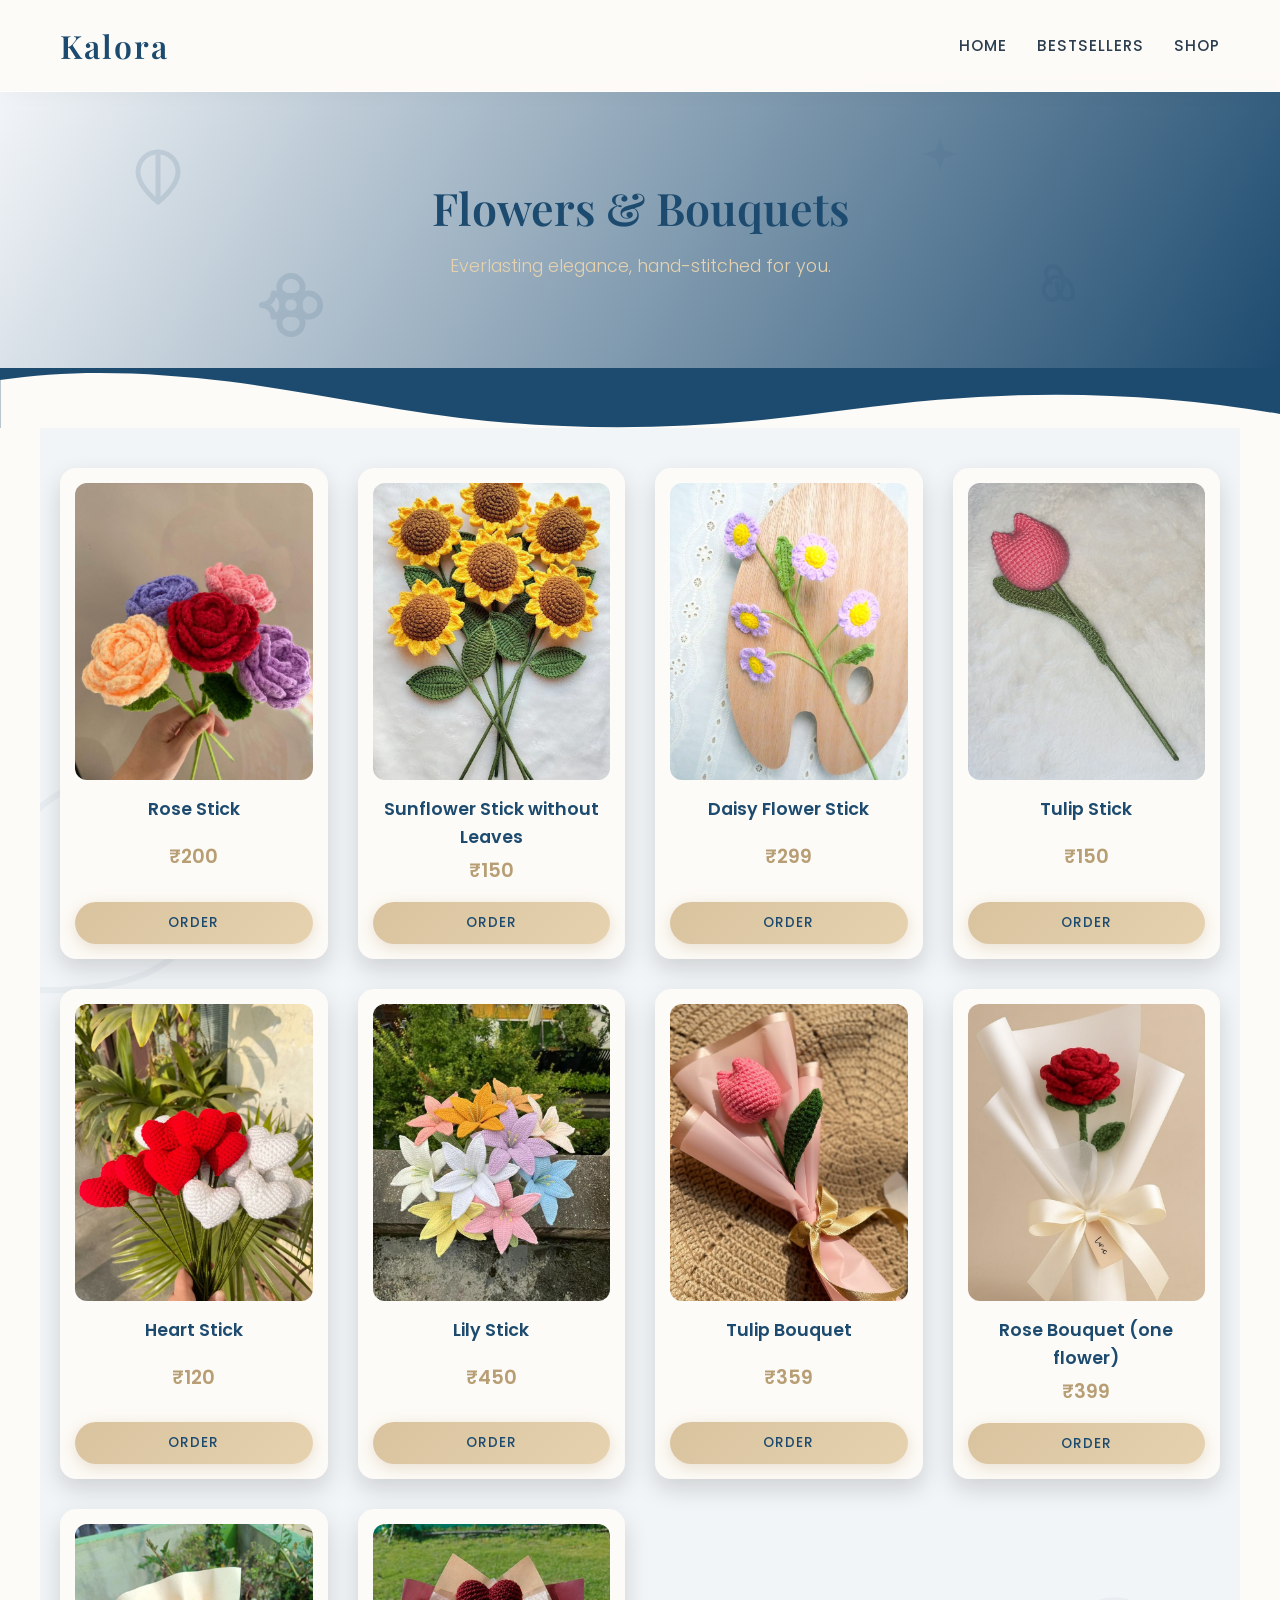
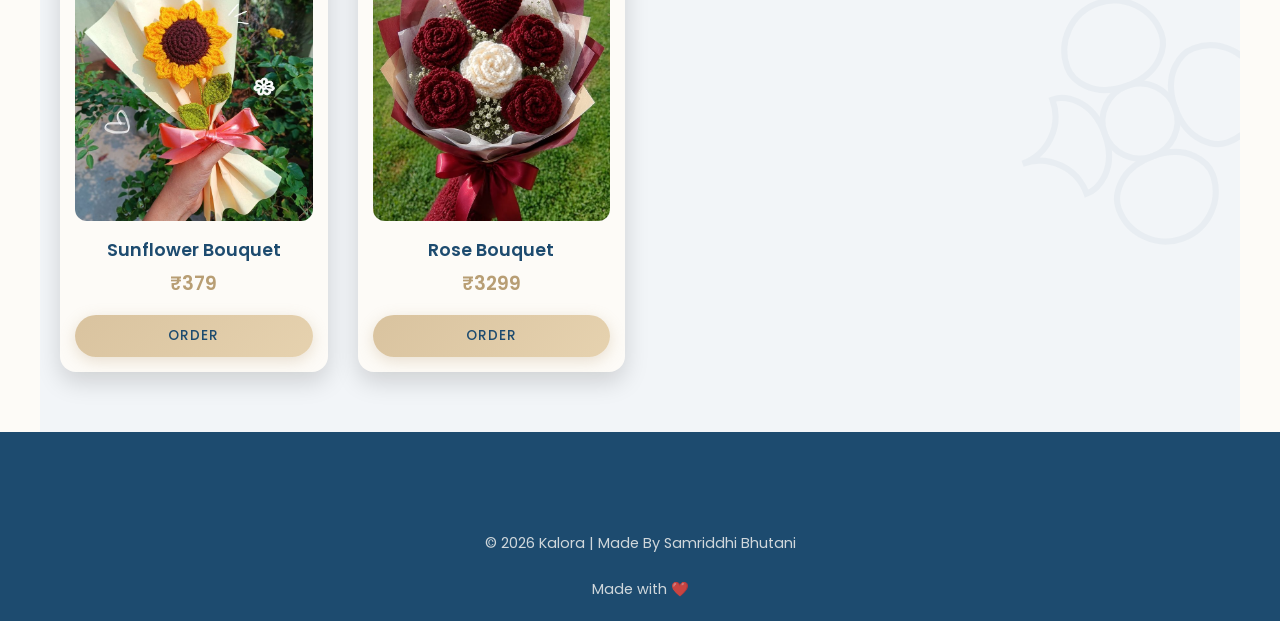
<file: flowers.html>
<!DOCTYPE html>
<html lang="en">
<head>
    <meta charset="UTF-8">
    <meta name="viewport" content="width=device-width, initial-scale=1.0">
    <title>Flowers & Bouquets | Kalora</title>
    <!-- Google Fonts -->
    <link rel="preconnect" href="https://fonts.googleapis.com">
    <link rel="preconnect" href="https://fonts.gstatic.com" crossorigin>
    <link href="https://fonts.googleapis.com/css2?family=Playfair+Display:ital,wght@0,400;0,600;0,700;1,400&family=Poppins:wght@300;400;500;600&display=swap" rel="stylesheet">
    <link rel="stylesheet" href="style.css">
    
    <!-- Page-Specific Styles for Doodles & Motion -->
    <style>
        /* Header Background Motion */
        .page-header {
            position: relative;
            padding: 80px 20px 40px;
            text-align: center;
            background: linear-gradient(120deg, var(--bg-tint) 0%, var(--primary) 50%, var(--bg-tint) 100%);
            background-size: 200% 200%;
            animation: gradientMove 8s ease infinite;
            border-bottom: 1px solid var(--accent-soft);
            overflow: hidden;
        }

        @keyframes gradientMove {
            0% { background-position: 0% 50%; }
            50% { background-position: 100% 50%; }
            100% { background-position: 0% 50%; }
        }

        .page-header h1, .page-header p {
            position: relative;
            z-index: 2;
        }

        /* Floating Doodles container */
        .doodle {
            position: absolute;
            z-index: 1;
            opacity: 0.12; /* Keeps it subtle and luxurious */
            pointer-events: none;
            fill: none;
            stroke: var(--primary);
            stroke-width: 2;
            stroke-linecap: round;
            stroke-linejoin: round;
        }

        /* Doodle Animations */
        .doodle-1 { top: 20%; left: 10%; width: 60px; animation: floatSlow 6s ease-in-out infinite; }
        .doodle-2 { top: 60%; right: 15%; width: 50px; animation: floatReverse 8s ease-in-out infinite; }
        .doodle-3 { top: 15%; right: 25%; width: 40px; animation: spinFloat 10s linear infinite; }
        .doodle-4 { bottom: 10%; left: 20%; width: 70px; animation: floatSlow 7s ease-in-out infinite alternate-reverse; }

        @keyframes floatSlow {
            0%, 100% { transform: translateY(0) rotate(0deg); }
            50% { transform: translateY(-20px) rotate(15deg); }
        }
        @keyframes floatReverse {
            0%, 100% { transform: translateY(0) rotate(0deg); }
            50% { transform: translateY(25px) rotate(-10deg); }
        }
        @keyframes spinFloat {
            0% { transform: translateY(0) rotate(0deg); }
            50% { transform: translateY(-15px) rotate(180deg); }
            100% { transform: translateY(0) rotate(360deg); }
        }

        /* Product Card Staggered Entrance Motion */
        .product-grid {
            position: relative;
            z-index: 2;
        }

        .product-card {
            opacity: 0;
            animation: fadeInUp 0.8s cubic-bezier(0.25, 0.8, 0.25, 1) forwards;
        }

        /* Staggered delays */
        .product-card:nth-child(1) { animation-delay: 0.1s; }
        .product-card:nth-child(2) { animation-delay: 0.3s; }
        .product-card:nth-child(3) { animation-delay: 0.5s; }
        .product-card:nth-child(4) { animation-delay: 0.7s; }
        .product-card:nth-child(5) { animation-delay: 0.9s; }
        .product-card:nth-child(5) { animation-delay: 1.1s; }
        .product-card:nth-child(6) { animation-delay: 1.3; }
        .product-card:nth-child(7) { animation-delay: 1.5s; }
        .product-card:nth-child(8) { animation-delay: 1.7s; }
        .product-card:nth-child(9) { animation-delay: 1.9s; }
        .product-card:nth-child(10) { animation-delay: 2.1s; }

        @keyframes fadeInUp {
            0% { opacity: 0; transform: translateY(30px); }
            100% { opacity: 1; transform: translateY(0); }
        }

        /* Gentle resting float for cards on hover */
        .product-card:hover {
            transform: translateY(-10px);
            box-shadow: var(--shadow-hover);
        }

        /* Ambient Background Pattern for the section */
        .product-section {
            position: relative;
            background-color: var(--bg-tint);
            overflow: hidden;
        }
        .bg-doodle {
            position: absolute;
            opacity: 0.04;
            pointer-events: none;
            width: 300px;
            stroke: var(--primary);
        }
        .bg-doodle-left { top: 20%; left: -100px; transform: rotate(45deg); }
        .bg-doodle-right { bottom: 10%; right: -50px; transform: rotate(-20deg); }

    </style>
</head>
<body>

    <!-- Header / Nav -->
    <header>
        <nav class="nav-container">
            <a href="index.html" class="logo">Kalora</a>
            <ul class="nav-links">
                <li><a href="index.html">Home</a></li>
                <li><a href="index.html#best-sellers">Bestsellers</a></li>
                <li><a href="index.html#collections">Shop</a></li>
            </ul>
        </nav>
    </header>

    <!-- Page Header with Doodles -->
    <div class="page-header">
        
        <!-- Abstract Leaf Doodle -->
        <svg class="doodle doodle-1" viewBox="0 0 24 24">
            <path d="M12 2C7.5 2 4 5.5 4 10c0 6 8 12 8 12s8-6 8-12c0-4.5-3.5-8-8-8z"/>
            <path d="M12 2v20"/>
        </svg>

        <!-- Yarn Loop Doodle -->
        <svg class="doodle doodle-2" viewBox="0 0 24 24">
            <path d="M6 12c-3-3-3-8 1-8s5 5 5 8c0 3-2 8-5 8s-6-4-3-8c3-4 8-4 11 0s2 8-1 8-5-5-5-8"/>
        </svg>

        <!-- Sparkle/Star Doodle -->
        <svg class="doodle doodle-3" viewBox="0 0 24 24">
            <path d="M12 2L14.5 9.5L22 12L14.5 14.5L12 22L9.5 14.5L2 12L9.5 9.5L12 2Z" fill="var(--primary)" opacity="0.5" stroke="none"/>
        </svg>

        <!-- Abstract Flower Doodle -->
        <svg class="doodle doodle-4" viewBox="0 0 24 24">
            <circle cx="12" cy="12" r="3"/>
            <path d="M12 2a4 4 0 0 1 4 4c0 1-1 3-4 3-3 0-4-2-4-3a4 4 0 0 1 4-4z"/>
            <path d="M12 22a4 4 0 0 0 4-4c0-1-1-3-4-3-3 0-4 2-4 3a4 4 0 0 0 4 4z"/>
            <path d="M22 12a4 4 0 0 0-4-4c-1 0-3 1-3 4 0 3 2 4 3 4a4 4 0 0 0 4-4z"/>
            <path d="M2 12a4 4 0 0 1 4 4c1 0 3-1 3-4 0-3-2-4-3-4a4 4 0 0 1-4 4z"/>
        </svg>

        <h1 class="section-title">Flowers & Bouquets</h1>
        <p class="section-subtitle">Everlasting elegance, hand-stitched for you.</p>
    </div>

    <!-- Wave Divider for Smooth Transition -->
    <div class="wave-divider" style="background-color: var(--primary); margin-top: -1px;">
        <svg xmlns="http://www.w3.org/2000/svg" viewBox="0 0 1200 120" preserveAspectRatio="none" style="transform: rotate(180deg);">
            <path d="M321.39,56.44c58-10.79,114.16-30.13,172-41.86,82.39-16.72,168.19-17.73,250.45-.39C823.78,31,906.67,72,985.66,92.83c70.05,18.48,146.53,26.09,214.34,3V0H0V27.35A600.21,600.21,0,0,0,321.39,56.44Z" class="shape-fill" style="fill: var(--bg-color);"></path>
        </svg>
    </div>

    <section class="product-section">
        
        <!-- Large Background Doodles for the Section -->
        <svg class="bg-doodle bg-doodle-left" viewBox="0 0 24 24" fill="none" stroke-width="0.5">
            <path d="M12 2C7.5 2 4 5.5 4 10c0 6 8 12 8 12s8-6 8-12c0-4.5-3.5-8-8-8z"/>
        </svg>
        <svg class="bg-doodle bg-doodle-right" viewBox="0 0 24 24" fill="none" stroke-width="0.5">
            <circle cx="12" cy="12" r="3"/>
            <path d="M12 2a4 4 0 0 1 4 4c0 1-1 3-4 3-3 0-4-2-4-3a4 4 0 0 1 4-4z"/>
            <path d="M12 22a4 4 0 0 0 4-4c0-1-1-3-4-3-3 0-4 2-4 3a4 4 0 0 0 4 4z"/>
            <path d="M22 12a4 4 0 0 0-4-4c-1 0-3 1-3 4 0 3 2 4 3 4a4 4 0 0 0 4-4z"/>
            <path d="M2 12a4 4 0 0 1 4 4c1 0 3-1 3-4 0-3-2-4-3-4a4 4 0 0 1-4 4z"/>
        </svg>

        <div class="product-grid" style="padding-top: 20px;">
            
            <!-- Product 1 -->
            <div class="product-card">
                <div class="product-img">
                    <a href="#lb-rosestick">
                        <img src="rosestick.jpeg" alt="Classic Rose Bouquet">
                    </a>
                </div>
                <div class="product-info">
                    <h3>Rose Stick</h3>
                    <p class="product-price">₹200</p>
                    <a href="https://wa.me/919876086314?text=Hey!%20I%20would%20like%20to%20order%20Rose%20Stick%20for%20%E2%82%B9200.%0AHere%20are%20my%20details%3A%0AName%3A%20%0AAddress%3A%20%0AContact Number%3A%20%0AColor of Product%3A%0AQuantity%3A%20%0AAny Customizations Required%3A%20." target="_blank" class="btn btn-primary btn-order">Order</a>
                </div>
            </div>
            <a href="#!" class="lightbox" id="lb-rosestick">
                <span class="lightbox-close">&times;</span>
                <img src="rosestick.jpeg" alt="Rose Stick">
            </a>

            <!-- Product 2 -->
            <div class="product-card">
                <div class="product-img">
                    <a href="#lb-sunflowerstick">
                        <img src="sunflowerstick.jpeg" alt="Tulip Bundle">
                    </a>
                </div>
                <div class="product-info">
                    <h3>Sunflower Stick without Leaves</h3>
                    <p class="product-price">₹150</p>
                    <a href="https://wa.me/919876086314?text=Hey!%20I%20would%20like%20to%20order%20Sunflower Stick%20without leaves%20for%20%E2%82%B9150.%0AHere%20are%20my%20details%3A%0AName%3A%20%0AAddress%3A%20%0AContact Number%3A%20%0AColor of Product%3A%0AQuantity%3A%20%0AAny Customizations Required%3A%20." target="_blank" class="btn btn-primary btn-order">Order</a>
                </div>
            </div>
            <a href="#!" class="lightbox" id="lb-sunflowerstick">
                <span class="lightbox-close">&times;</span>
                <img src="sunflowerstick.jpeg" alt="Sunflower Stick without Leaves">
            </a>

            <!-- Product 3 -->
            <div class="product-card">
                <div class="product-img">
                    <a href="#lb-daisystick">
                        <img src="daisystick.jpeg" alt="Sunflower Stem">
                    </a>
                </div>
                <div class="product-info">
                    <h3>Daisy Flower Stick</h3>
                    <p class="product-price">₹299</p>
                    <a href="https://wa.me/919876086314?text=Hey!%20I%20would%20like%20to%20order%20Daisy Flower%20Stick%20for%20%E2%82%B9299.%0AHere%20are%20my%20details%3A%0AName%3A%20%0AAddress%3A%20%0AContact Number%3A%20%0AColor of Product%3A%0AQuantity%3A%20%0AAny Customizations Required%3A%20." target="_blank" class="btn btn-primary btn-order">Order</a>
                </div>
            </div>
            <a href="#!" class="lightbox" id="lb-daisystick">
                <span class="lightbox-close">&times;</span>
                <img src="daisystick.jpeg" alt="Daisy Flower Stick">
            </a>

            <!-- Product 4 -->
            <div class="product-card">
                <div class="product-img">
                    <a href="#lb-tulipstick">
                        <img src="tulipstick.jpeg" alt="Daisy Chain Wrap">
                    </a>
                </div>
                <div class="product-info">
                    <h3>Tulip Stick</h3>
                    <p class="product-price">₹150</p>
                    <a href="https://wa.me/919876086314?text=Hey!%20I%20would%20like%20to%20order%20Tulip%20Stick%20for%20%E2%82%B9150.%0AHere%20are%20my%20details%3A%0AName%3A%20%0AAddress%3A%20%0AContact Number%3A%20%0AColor of Product%3A%0AQuantity%3A%20%0AAny Customizations Required%3A%20." target="_blank" class="btn btn-primary btn-order">Order</a>
                </div>
            </div>
            <a href="#!" class="lightbox" id="lb-tulipstick">
                <span class="lightbox-close">&times;</span>
                <img src="tulipstick.jpeg" alt="Tulip Stick">
            </a>

            <!-- Product 5 -->
            <div class="product-card">
                <div class="product-img">
                    <a href="#lb-heartstick">
                        <img src="heartstick.jpeg" alt="Luxury Mixed Floral Box">
                    </a>
                </div>
                <div class="product-info">
                    <h3>Heart Stick</h3>
                    <p class="product-price">₹120</p>
                    <a href="https://wa.me/919876086314?text=Hey!%20I%20would%20like%20to%20order%20Heart%20Stick%20for%20%E2%82%B9120.%0AHere%20are%20my%20details%3A%0AName%3A%20%0AAddress%3A%20%0AContact Number%3A%20%0AColor of Product%3A%0AQuantity%3A%20%0AAny Customizations Required%3A%20." target="_blank" class="btn btn-primary btn-order">Order</a>
                </div>
            </div>
            <a href="#!" class="lightbox" id="lb-heartstick">
                <span class="lightbox-close">&times;</span>
                <img src="heartstick.jpeg" alt="Heart Stick">
            </a>

            <!-- Product 6 -->
            <div class="product-card">
                <div class="product-img">
                    <a href="#lb-lilystick">
                        <img src="lilystick.jpeg" alt="Luxury Mixed Floral Box">
                    </a>
                </div>
                <div class="product-info">
                    <h3>Lily Stick</h3>
                    <p class="product-price">₹450</p>
                    <a href="https://wa.me/919876086314?text=Hey!%20I%20would%20like%20to%20order%20Lily%20Stick%20for%20%E2%82%B9450.%0AHere%20are%20my%20details%3A%0AName%3A%20%0AAddress%3A%20%0AContact Number%3A%20%0AColor of Product%3A%0AQuantity%3A%20%0AAny Customizations Required%3A%20." target="_blank" class="btn btn-primary btn-order">Order</a>
                </div>
            </div>
            <a href="#!" class="lightbox" id="lb-lilystick">
                <span class="lightbox-close">&times;</span>
                <img src="lilystick.jpeg" alt="Lily Stick">
            </a>

            <!-- Product 7 -->
            <div class="product-card">
                <div class="product-img">
                    <a href="#lb-tulipbouquet">
                        <img src="tulipboqeut.jpeg" alt="Luxury Mixed Floral Box">
                    </a>
                </div>
                <div class="product-info">
                    <h3>Tulip Bouquet</h3>
                    <p class="product-price">₹359</p>
                    <a href="https://wa.me/919876086314?text=Hey!%20I%20would%20like%20to%20order%20Tulip%20Bouquet%20for%20%E2%82%B9359.%0AHere%20are%20my%20details%3A%0AName%3A%20%0AAddress%3A%20%0AContact Number%3A%20%0AColor of Product%3A%0AQuantity%3A%20%0AAny Customizations Required%3A%20." target="_blank" class="btn btn-primary btn-order">Order</a>
                </div>
            </div>
            <a href="#!" class="lightbox" id="lb-tulipbouquet">
                <span class="lightbox-close">&times;</span>
                <img src="tulipboqeut.jpeg" alt="Tulip Bouquet">
            </a>

            <!-- Product 8 -->
            <div class="product-card">
                <div class="product-img">
                    <a href="#lb-rosebouquet1">
                        <img src="roseboquet2.jpeg" alt="Luxury Mixed Floral Box">
                    </a>
                </div>
                <div class="product-info">
                    <h3>Rose Bouquet (one flower)</h3>
                    <p class="product-price">₹399</p>
                    <a href="https://wa.me/919876086314?text=Hey!%20I%20would%20like%20to%20order%20Rose%20Bouquet(one flower)%20for%20%E2%82%B9399.%0AHere%20are%20my%20details%3A%0AName%3A%20%0AAddress%3A%20%0AContact Number%3A%20%0AColor of Product%3A%0AQuantity%3A%20%0AAny Customizations Required%3A%20." target="_blank" class="btn btn-primary btn-order">Order</a>
                </div>
            </div>
            <a href="#!" class="lightbox" id="lb-rosebouquet1">
                <span class="lightbox-close">&times;</span>
                <img src="roseboquet2.jpeg" alt="Rose Bouquet (one flower)">
            </a>

            <!-- Product 9 -->
            <div class="product-card">
                <div class="product-img">
                    <a href="#lb-sunflowerbouquet">
                        <img src="sunflowerboquet.jpeg" alt="Luxury Mixed Floral Box">
                    </a>
                </div>
                <div class="product-info">
                    <h3>Sunflower Bouquet</h3>
                    <p class="product-price">₹379</p>
                    <a href="https://wa.me/919876086314?text=Hey!%20I%20would%20like%20to%20order%20Sunflower%20Bouquet%20for%20%E2%82%B9379.%0AHere%20are%20my%20details%3A%0AName%3A%20%0AAddress%3A%20%0AContact Number%3A%20%0AColor of Product%3A%0AQuantity%3A%20%0AAny Customizations Required%3A%20." target="_blank" class="btn btn-primary btn-order">Order</a>
                </div>
            </div>
            <a href="#!" class="lightbox" id="lb-sunflowerbouquet">
                <span class="lightbox-close">&times;</span>
                <img src="sunflowerboquet.jpeg" alt="Sunflower Bouquet">
            </a>

            <!-- Product 10 -->
            <div class="product-card">
                <div class="product-img">
                    <a href="#lb-rosebouquetfull">
                        <img src="roseboquet.jpeg" alt="Luxury Mixed Floral Box">
                    </a>
                </div>
                <div class="product-info">
                    <h3>Rose Bouquet</h3>
                    <p class="product-price">₹3299</p>
                    <a href="https://wa.me/919876086314?text=Hey!%20I%20would%20like%20to%20order%20Rose%20Bouquet%20for%20%E2%82%B93299.%0AHere%20are%20my%20details%3A%0AName%3A%20%0AAddress%3A%20%0AContact Number%3A%20%0AColor of Product%3A%0AQuantity%3A%20%0AAny Customizations Required%3A%20." target="_blank" class="btn btn-primary btn-order">Order</a>
                </div>
            </div>
            <a href="#!" class="lightbox" id="lb-rosebouquetfull">
                <span class="lightbox-close">&times;</span>
                <img src="roseboquet.jpeg" alt="Rose Bouquet">
            </a>


        </div>
    </section>

    <footer>
        <div class="footer-bottom" style="border-top: none; padding-top: 40px;">
            &copy; 2026 Kalora | Made By Samriddhi Bhutani <br><br> Made with ❤️
        </div>
    </footer>

</body>
</html>
</file>
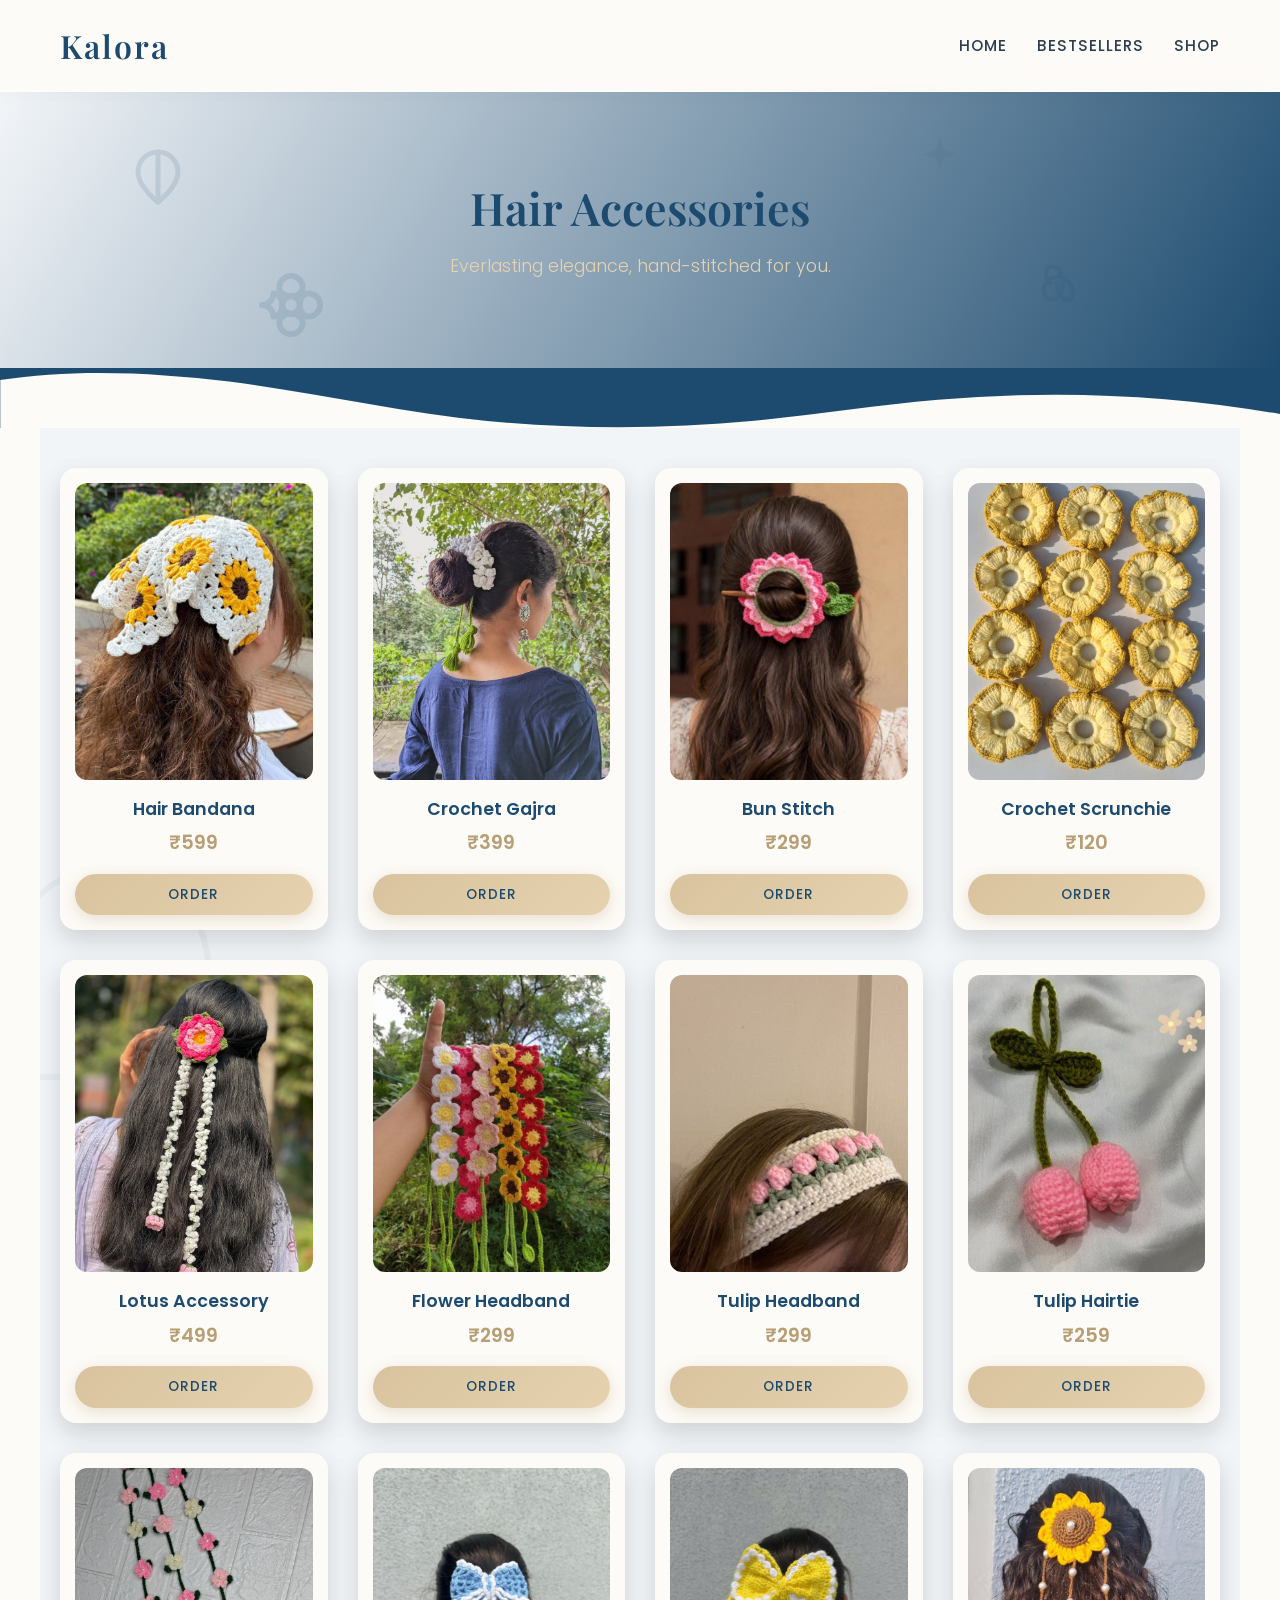
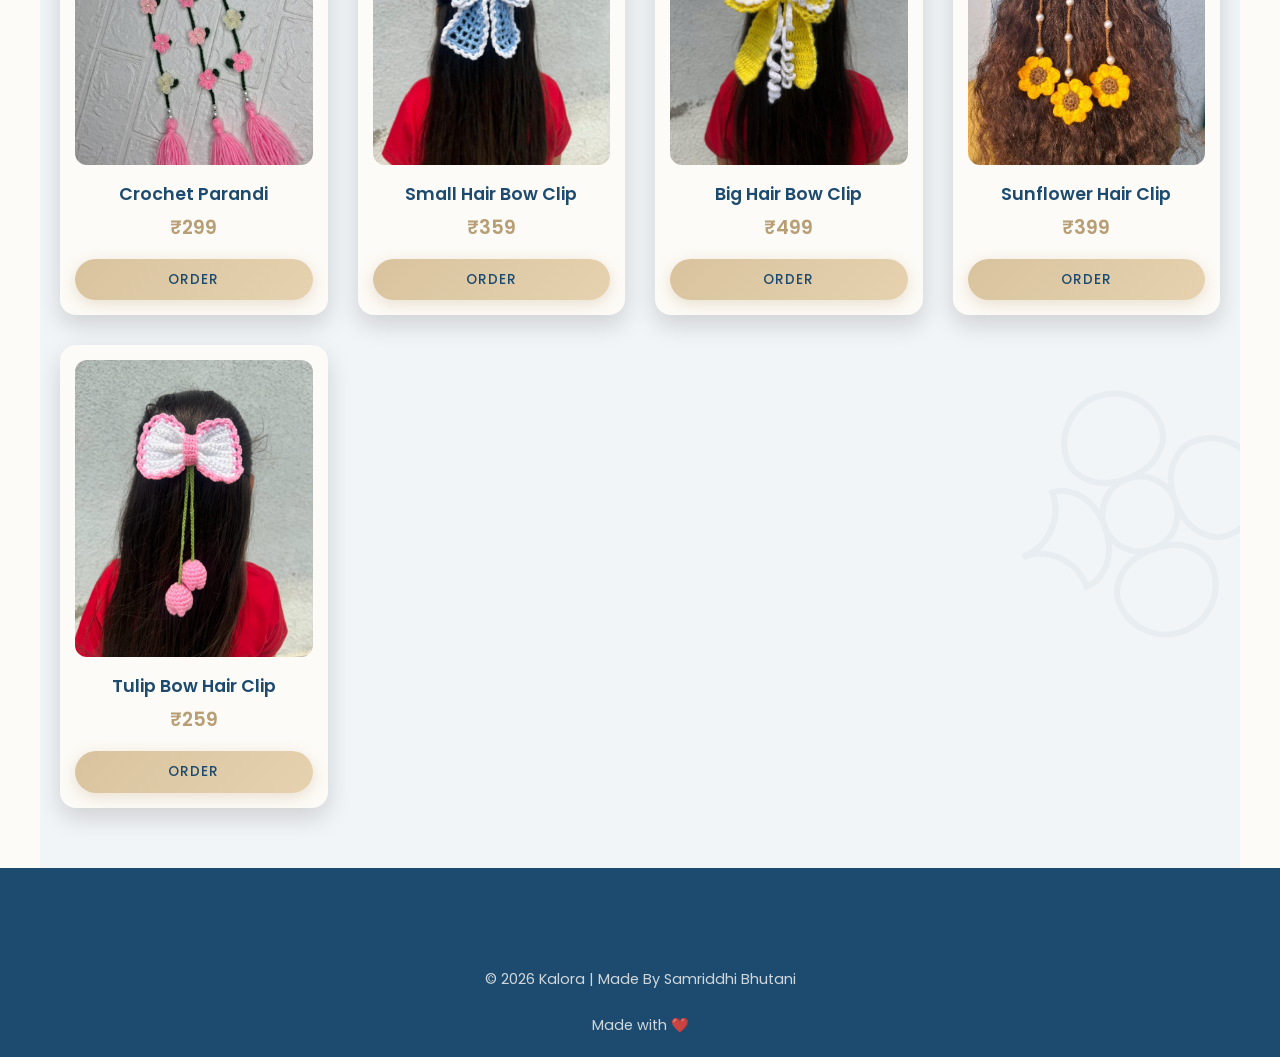
<file: hair.html>
<!DOCTYPE html>
<html lang="en">
<head>
    <meta charset="UTF-8">
    <meta name="viewport" content="width=device-width, initial-scale=1.0">
    <title>Hair Accessories | Kalora</title>
    <!-- Google Fonts -->
    <link rel="preconnect" href="https://fonts.googleapis.com">
    <link rel="preconnect" href="https://fonts.gstatic.com" crossorigin>
    <link href="https://fonts.googleapis.com/css2?family=Playfair+Display:ital,wght@0,400;0,600;0,700;1,400&family=Poppins:wght@300;400;500;600&display=swap" rel="stylesheet">
    <link rel="stylesheet" href="style.css">
    
    <!-- Page-Specific Styles for Doodles & Motion -->
    <style>
        /* Header Background Motion */
        .page-header {
            position: relative;
            padding: 80px 20px 40px;
            text-align: center;
            background: linear-gradient(120deg, var(--bg-tint) 0%, var(--primary) 50%, var(--bg-tint) 100%);
            background-size: 200% 200%;
            animation: gradientMove 8s ease infinite;
            border-bottom: 1px solid var(--accent-soft);
            overflow: hidden;
        }

        @keyframes gradientMove {
            0% { background-position: 0% 50%; }
            50% { background-position: 100% 50%; }
            100% { background-position: 0% 50%; }
        }

        .page-header h1, .page-header p {
            position: relative;
            z-index: 2;
        }

        /* Floating Doodles container */
        .doodle {
            position: absolute;
            z-index: 1;
            opacity: 0.12; /* Keeps it subtle and luxurious */
            pointer-events: none;
            fill: none;
            stroke: var(--primary);
            stroke-width: 2;
            stroke-linecap: round;
            stroke-linejoin: round;
        }

        /* Doodle Animations */
        .doodle-1 { top: 20%; left: 10%; width: 60px; animation: floatSlow 6s ease-in-out infinite; }
        .doodle-2 { top: 60%; right: 15%; width: 50px; animation: floatReverse 8s ease-in-out infinite; }
        .doodle-3 { top: 15%; right: 25%; width: 40px; animation: spinFloat 10s linear infinite; }
        .doodle-4 { bottom: 10%; left: 20%; width: 70px; animation: floatSlow 7s ease-in-out infinite alternate-reverse; }

        @keyframes floatSlow {
            0%, 100% { transform: translateY(0) rotate(0deg); }
            50% { transform: translateY(-20px) rotate(15deg); }
        }
        @keyframes floatReverse {
            0%, 100% { transform: translateY(0) rotate(0deg); }
            50% { transform: translateY(25px) rotate(-10deg); }
        }
        @keyframes spinFloat {
            0% { transform: translateY(0) rotate(0deg); }
            50% { transform: translateY(-15px) rotate(180deg); }
            100% { transform: translateY(0) rotate(360deg); }
        }

        /* Product Card Staggered Entrance Motion */
        .product-grid {
            position: relative;
            z-index: 2;
        }

        .product-card {
            opacity: 0;
            animation: fadeInUp 0.8s cubic-bezier(0.25, 0.8, 0.25, 1) forwards;
        }

        /* Staggered delays */
        .product-card:nth-child(1) { animation-delay: 0.1s; }
        .product-card:nth-child(2) { animation-delay: 0.3s; }
        .product-card:nth-child(3) { animation-delay: 0.5s; }
        .product-card:nth-child(4) { animation-delay: 0.7s; }
        .product-card:nth-child(5) { animation-delay: 0.9s; }
        .product-card:nth-child(6) { animation-delay: 1.1s; }
        .product-card:nth-child(7) { animation-delay: 1.3s; }
        .product-card:nth-child(8) { animation-delay: 1.5s; }
        .product-card:nth-child(9) { animation-delay: 1.7s; }
        .product-card:nth-child(10) { animation-delay: 1.9s; }
        .product-card:nth-child(11) { animation-delay: 2.1s; }
        .product-card:nth-child(12) { animation-delay: 2.3s; }
        .product-card:nth-child(13) { animation-delay: 2.5s; }


        @keyframes fadeInUp {
            0% { opacity: 0; transform: translateY(30px); }
            100% { opacity: 1; transform: translateY(0); }
        }

        /* Gentle resting float for cards on hover */
        .product-card:hover {
            transform: translateY(-10px);
            box-shadow: var(--shadow-hover);
        }

        /* Ambient Background Pattern for the section */
        .product-section {
            position: relative;
            background-color: var(--bg-tint);
            overflow: hidden;
        }
        .bg-doodle {
            position: absolute;
            opacity: 0.04;
            pointer-events: none;
            width: 300px;
            stroke: var(--primary);
        }
        .bg-doodle-left { top: 20%; left: -100px; transform: rotate(45deg); }
        .bg-doodle-right { bottom: 10%; right: -50px; transform: rotate(-20deg); }

    </style>
</head>
<body>

    <!-- Header / Nav -->
    <header>
        <nav class="nav-container">
            <a href="index.html" class="logo">Kalora</a>
            <ul class="nav-links">
                <li><a href="index.html">Home</a></li>
                <li><a href="index.html#best-sellers">Bestsellers</a></li>
                <li><a href="index.html#collections">Shop</a></li>
            </ul>
        </nav>
    </header>

    <!-- Page Header with Doodles -->
    <div class="page-header">
        
        <!-- Abstract Leaf Doodle -->
        <svg class="doodle doodle-1" viewBox="0 0 24 24">
            <path d="M12 2C7.5 2 4 5.5 4 10c0 6 8 12 8 12s8-6 8-12c0-4.5-3.5-8-8-8z"/>
            <path d="M12 2v20"/>
        </svg>

        <!-- Yarn Loop Doodle -->
        <svg class="doodle doodle-2" viewBox="0 0 24 24">
            <path d="M6 12c-3-3-3-8 1-8s5 5 5 8c0 3-2 8-5 8s-6-4-3-8c3-4 8-4 11 0s2 8-1 8-5-5-5-8"/>
        </svg>

        <!-- Sparkle/Star Doodle -->
        <svg class="doodle doodle-3" viewBox="0 0 24 24">
            <path d="M12 2L14.5 9.5L22 12L14.5 14.5L12 22L9.5 14.5L2 12L9.5 9.5L12 2Z" fill="var(--primary)" opacity="0.5" stroke="none"/>
        </svg>

        <!-- Abstract Flower Doodle -->
        <svg class="doodle doodle-4" viewBox="0 0 24 24">
            <circle cx="12" cy="12" r="3"/>
            <path d="M12 2a4 4 0 0 1 4 4c0 1-1 3-4 3-3 0-4-2-4-3a4 4 0 0 1 4-4z"/>
            <path d="M12 22a4 4 0 0 0 4-4c0-1-1-3-4-3-3 0-4 2-4 3a4 4 0 0 0 4 4z"/>
            <path d="M22 12a4 4 0 0 0-4-4c-1 0-3 1-3 4 0 3 2 4 3 4a4 4 0 0 0 4-4z"/>
            <path d="M2 12a4 4 0 0 1 4 4c1 0 3-1 3-4 0-3-2-4-3-4a4 4 0 0 1-4 4z"/>
        </svg>

        <h1 class="section-title">Hair Accessories</h1>
        <p class="section-subtitle">Everlasting elegance, hand-stitched for you.</p>
    </div>

    <!-- Wave Divider for Smooth Transition -->
    <div class="wave-divider" style="background-color: var(--primary); margin-top: -1px;">
        <svg xmlns="http://www.w3.org/2000/svg" viewBox="0 0 1200 120" preserveAspectRatio="none" style="transform: rotate(180deg);">
            <path d="M321.39,56.44c58-10.79,114.16-30.13,172-41.86,82.39-16.72,168.19-17.73,250.45-.39C823.78,31,906.67,72,985.66,92.83c70.05,18.48,146.53,26.09,214.34,3V0H0V27.35A600.21,600.21,0,0,0,321.39,56.44Z" class="shape-fill" style="fill: var(--bg-color);"></path>
        </svg>
    </div>

    <section class="product-section">
        
        <!-- Large Background Doodles for the Section -->
        <svg class="bg-doodle bg-doodle-left" viewBox="0 0 24 24" fill="none" stroke-width="0.5">
            <path d="M12 2C7.5 2 4 5.5 4 10c0 6 8 12 8 12s8-6 8-12c0-4.5-3.5-8-8-8z"/>
        </svg>
        <svg class="bg-doodle bg-doodle-right" viewBox="0 0 24 24" fill="none" stroke-width="0.5">
            <circle cx="12" cy="12" r="3"/>
            <path d="M12 2a4 4 0 0 1 4 4c0 1-1 3-4 3-3 0-4-2-4-3a4 4 0 0 1 4-4z"/>
            <path d="M12 22a4 4 0 0 0 4-4c0-1-1-3-4-3-3 0-4 2-4 3a4 4 0 0 0 4 4z"/>
            <path d="M22 12a4 4 0 0 0-4-4c-1 0-3 1-3 4 0 3 2 4 3 4a4 4 0 0 0 4-4z"/>
            <path d="M2 12a4 4 0 0 1 4 4c1 0 3-1 3-4 0-3-2-4-3-4a4 4 0 0 1-4 4z"/>
        </svg>

        <div class="product-grid" style="padding-top: 20px;">
            <!-- Product 1 (Bandana) -->
            <div class="product-card">
                <div class="product-img">
                    <a href="#lb-bandana">
                        <img src="bandana.jpeg" alt="Classic Rose Bouquet">
                    </a>
                </div>
                <div class="product-info">
                    <h3>Hair Bandana</h3>
                    <p class="product-price">₹599</p>
                    <a href="https://wa.me/919876086314?text=Hey!%20I%20would%20like%20to%20order%20Hair%20Bandana%20for%20%E2%82%B9599.%0AHere%20are%20my%20details%3A%0AName%3A%20%0AAddress%3A%20%0AContact Number%3A%20%0AColor of Product%3A%0AQuantity%3A%20%0AAny Customizations Required%3A%20." target="_blank" class="btn btn-primary btn-order">Order</a>
                </div>
            </div>
            <a href="#!" class="lightbox" id="lb-bandana">
                <span class="lightbox-close">&times;</span>
                <img src="bandana.jpeg" alt="Hair Bandana">
            </a>

            <!-- Product 2 -->
            <div class="product-card">
                <div class="product-img">
                    <a href="#lb-gajra">
                        <img src="gajra.jpeg" alt="Tulip Bundle">
                    </a>
                </div>
                <div class="product-info">
                    <h3>Crochet Gajra</h3>
                    <p class="product-price">₹399</p>
                    <a href="https://wa.me/919876086314?text=Hey!%20I%20would%20like%20to%20order%20Gajra%20for%20%E2%82%B9399.%0AHere%20are%20my%20details%3A%0AName%3A%20%0AAddress%3A%20%0AContact Number%3A%20%0AColor of Product%3A%0AQuantity%3A%20%0AAny Customizations Required%3A%20." target="_blank" class="btn btn-primary btn-order">Order</a>
                </div>
            </div>
            <a href="#!" class="lightbox" id="lb-gajra">
                <span class="lightbox-close">&times;</span>
                <img src="gajra.jpeg" alt="Crochet Gajra">
            </a>

            <!-- Product 3 -->
            <div class="product-card">
                <div class="product-img">
                    <a href="#lb-bun">
                        <img src="bunstitch.jpeg" alt="Sunflower Stem">
                    </a>
                </div>
                <div class="product-info">
                    <h3>Bun Stitch</h3>
                    <p class="product-price">₹299</p>
                    <a href="https://wa.me/919876086314?text=Hey!%20I%20would%20like%20to%20order%20Bun%20Stitch%20for%20%E2%82%B9299.%0AHere%20are%20my%20details%3A%0AName%3A%20%0AAddress%3A%20%0AContact Number%3A%20%0AColor of Product%3A%0AQuantity%3A%20%0AAny Customizations Required%3A%20." target="_blank" class="btn btn-primary btn-order">Order</a>
                </div>
            </div>
            <a href="#!" class="lightbox" id="lb-bun">
                <span class="lightbox-close">&times;</span>
                <img src="bunstitch.jpeg" alt="Bun Stitch">
            </a>

            <!-- Product 4 -->
            <div class="product-card">
                <div class="product-img">
                    <a href="#lb-scrunchie">
                        <img src="scrunchie.jpeg" alt="Daisy Chain Wrap">
                    </a>
                </div>
                <div class="product-info">
                    <h3>Crochet Scrunchie</h3>
                    <p class="product-price">₹120</p>
                    <a href="https://wa.me/919876086314?text=Hey!%20I%20would%20like%20to%20order%20Scrucnhy%20for%20%E2%82%B9120.%0AHere%20are%20my%20details%3A%0AName%3A%20%0AAddress%3A%20%0AContact Number%3A%20%0AColor of Product%3A%0AQuantity%3A%20%0AAny Customizations Required%3A%20." target="_blank" class="btn btn-primary btn-order">Order</a>
                </div>
            </div>
            <a href="#!" class="lightbox" id="lb-scrunchie">
                <span class="lightbox-close">&times;</span>
                <img src="scrunchie.jpeg" alt="Crochet Scrunchie">
            </a>

            <!-- Product 5 -->
            <div class="product-card">
                <div class="product-img">
                    <a href="#lb-lotus">
                        <img src="lotushair.jpeg" alt="Luxury Mixed Floral Box">
                    </a>
                </div>
                <div class="product-info">
                    <h3>Lotus Accessory</h3>
                    <p class="product-price">₹499</p>
                    <a href="https://wa.me/919876086314?text=Hey!%20I%20would%20like%20to%20order%20Lotus%20Accessory%20for%20%E2%82%B9499.%0AHere%20are%20my%20details%3A%0AName%3A%20%0AAddress%3A%20%0AContact Number%3A%20%0AColor of Product%3A%0AQuantity%3A%20%0AAny Customizations Required%3A%20." target="_blank" class="btn btn-primary btn-order">Order</a>
                </div>
            </div>
            <a href="#!" class="lightbox" id="lb-lotus">
                <span class="lightbox-close">&times;</span>
                <img src="lotushair.jpeg" alt="Lotus Accessory">
            </a>

            <!-- Product 6 -->
            <div class="product-card">
                <div class="product-img">
                    <a href="#lb-flowerhead">
                        <img src="flowerheadband.jpeg" alt="Luxury Mixed Floral Box">
                    </a>
                </div>
                <div class="product-info">
                    <h3>Flower Headband</h3>
                    <p class="product-price">₹299</p>
                    <a href="https://wa.me/919876086314?text=Hey!%20I%20would%20like%20to%20order%20Flower%20Headband%20for%20%E2%82%B9299.%0AHere%20are%20my%20details%3A%0AName%3A%20%0AAddress%3A%20%0AContact Number%3A%20%0AColor of Product%3A%0AQuantity%3A%20%0AAny Customizations Required%3A%20." target="_blank" class="btn btn-primary btn-order">Order</a>
                </div>
            </div>
            <a href="#!" class="lightbox" id="lb-flowerhead">
                <span class="lightbox-close">&times;</span>
                <img src="flowerheadband.jpeg" alt="Flower Headband">
            </a>

            <!-- Product 7 -->
            <div class="product-card">
                <div class="product-img">
                    <a href="#lb-tuliphead">
                        <img src="tulipheadband.jpeg" alt="Luxury Mixed Floral Box">
                    </a>
                </div>
                <div class="product-info">
                    <h3>Tulip Headband</h3>
                    <p class="product-price">₹299</p>
                    <a href="https://wa.me/919876086314?text=Hey!%20I%20would%20like%20to%20order%20Tulip%20Headband%20for%20%E2%82%B9299.%0AHere%20are%20my%20details%3A%0AName%3A%20%0AAddress%3A%20%0AContact Number%3A%20%0AColor of Product%3A%0AQuantity%3A%20%0AAny Customizations Required%3A%20." target="_blank" class="btn btn-primary btn-order">Order</a>
                </div>
            </div>
            <a href="#!" class="lightbox" id="lb-tuliphead">
                <span class="lightbox-close">&times;</span>
                <img src="tulipheadband.jpeg" alt="Tulip Headband">
            </a>

            <!-- Product 8 -->
            <div class="product-card">
                <div class="product-img">
                    <a href="#lb-tuliphairtie">
                        <img src="tuliphairtie.jpeg" alt="Luxury Mixed Floral Box">
                    </a>
                </div>
                <div class="product-info">
                    <h3>Tulip Hairtie</h3>
                    <p class="product-price">₹259</p>
                    <a href="https://wa.me/919876086314?text=Hey!%20I%20would%20like%20to%20order%20Tulip%20Hairtie%20for%20%E2%82%B9259.%0AHere%20are%20my%20details%3A%0AName%3A%20%0AAddress%3A%20%0AContact Number%3A%20%0AColor of Product%3A%0AQuantity%3A%20%0AAny Customizations Required%3A%20." target="_blank" class="btn btn-primary btn-order">Order</a>
                </div>
            </div>
            <a href="#!" class="lightbox" id="lb-tuliphairtie">
                <span class="lightbox-close">&times;</span>
                <img src="tuliphairtie.jpeg" alt="Tulip Hairtie">
            </a>

            <!-- Product 9 -->
            <div class="product-card">
                <div class="product-img">
                    <a href="#lb-parandi">
                        <img src="parandi.jpeg" alt="Luxury Mixed Floral Box">
                    </a>
                </div>
                <div class="product-info">
                    <h3>Crochet Parandi</h3>
                    <p class="product-price">₹299</p>
                    <a href="https://wa.me/919876086314?text=Hey!%20I%20would%20like%20to%20order%20Parandi%20for%20%E2%82%B9299.%0AHere%20are%20my%20details%3A%0AName%3A%20%0AAddress%3A%20%0AContact Number%3A%20%0AColor of Product%3A%0AQuantity%3A%20%0AAny Customizations Required%3A%20." target="_blank" class="btn btn-primary btn-order">Order</a>
                </div>
            </div>
            <a href="#!" class="lightbox" id="lb-parandi">
                <span class="lightbox-close">&times;</span>
                <img src="parandi.jpeg" alt="Crochet Parandi">
            </a>

            <!-- Product 10 -->
            <div class="product-card">
                <div class="product-img">
                    <a href="#lb-smallbow2">
                        <img src="smallbowhair.jpeg" alt="Best Seller 5">
                    </a>
                </div>
                <div class="product-info">
                    <h3>Small Hair Bow Clip</h3>
                    <p class="product-price">₹359</p>
                    <a href="https://wa.me/919876086314?text=Hey!%20I%20would%20like%20to%20order%20Small Bow%20Hair CLip%20for%20%E2%82%B9359.%0AHere%20are%20my%20details%3A%0AName%3A%20%0AAddress%3A%20%0AContact Number%3A%20%0AColor of Product%3A%0AQuantity%3A%20%0AAny Customizations Required%3A%20." target="_blank" class="btn btn-primary btn-order">Order</a>
                </div>
            </div>
            <a href="#!" class="lightbox" id="lb-smallbow2">
                <span class="lightbox-close">&times;</span>
                <img src="smallbowhair.jpeg" alt="Small Hair Bow Clip">
            </a>

            <!-- Product 11 -->
            <div class="product-card">
                <div class="product-img">
                    <a href="#lb-bigbow2">
                        <img src="bigbowkey.jpeg" alt="Best Seller 4">
                    </a>
                </div>
                <div class="product-info">
                    <h3>Big Hair Bow Clip</h3>
                    <p class="product-price">₹499</p>
                    <a href="https://wa.me/919876086314?text=Hey!%20I%20would%20like%20to%20order%20Big Bow%20Hair Clip%20for%20%E2%82%B9499.%0AHere%20are%20my%20details%3A%0AName%3A%20%0AAddress%3A%20%0AContact Number%3A%20%0AColor of Product%3A%0AQuantity%3A%20%0AAny Customizations Required%3A%20." target="_blank" class="btn btn-primary btn-order">Order</a>
                </div>
            </div>
            <a href="#!" class="lightbox" id="lb-bigbow2">
                <span class="lightbox-close">&times;</span>
                <img src="bigbowkey.jpeg" alt="Big Hair Bow Clip">
            </a>

            <!-- Product 12 -->
            <div class="product-card">
                <div class="product-img">
                    <a href="#lb-sunflower2">
                        <img src="sunflowerhair.jpeg" alt="Best Seller 3">
                    </a>
                </div>
                <div class="product-info">
                    <h3>Sunflower Hair Clip</h3>
                    <p class="product-price">₹399</p>
                    <a href="https://wa.me/919876086314?text=Hey!%20I%20would%20like%20to%20order%20Sunflower%20Hair%20Clip%20for%20%E2%82%B9399.%0AHere%20are%20my%20details%3A%0AName%3A%20%0AAddress%3A%20%0AContact Number%3A%20%0AColor of Product%3A%0AQuantity%3A%20%0AAny Customizations Required%3A%20." target="_blank" class="btn btn-primary btn-order">Order</a>
                </div>
            </div>
            <a href="#!" class="lightbox" id="lb-sunflower2">
                <span class="lightbox-close">&times;</span>
                <img src="sunflowerhair.jpeg" alt="Sunflower Hair Clip">
            </a>

            <!-- Product 13 -->
            <div class="product-card">
                <div class="product-img">
                    <a href="#lb-tulipbow2">
                        <img src="tulipbowhair.jpeg" alt="Best Seller 8">
                    </a>
                </div>
                <div class="product-info">
                    <h3>Tulip Bow Hair Clip</h3>
                    <p class="product-price">₹259</p>
                    <a href="https://wa.me/919876086314?text=Hey!%20I%20would%20like%20to%20order%20Tulip Bow%20Hair Clip%20for%20%E2%82%B9259.%0AHere%20are%20my%20details%3A%0AName%3A%20%0AAddress%3A%20%0AContact Number%3A%20%0AColor of Product%3A%0AQuantity%3A%20%0AAny Customizations Required%3A%20." target="_blank" class="btn btn-primary btn-order">Order</a>
                </div>
            </div>
            <a href="#!" class="lightbox" id="lb-tulipbow2">
                <span class="lightbox-close">&times;</span>
                <img src="tulipbowhair.jpeg" alt="Tulip Bow Hair Clip">
            </a>
    </section>

    <footer>
        <div class="footer-bottom" style="border-top: none; padding-top: 40px;">
            &copy; 2026 Kalora | Made By Samriddhi Bhutani <br><br> Made with ❤️
        </div>
    </footer>

</body>
</html>
</file>
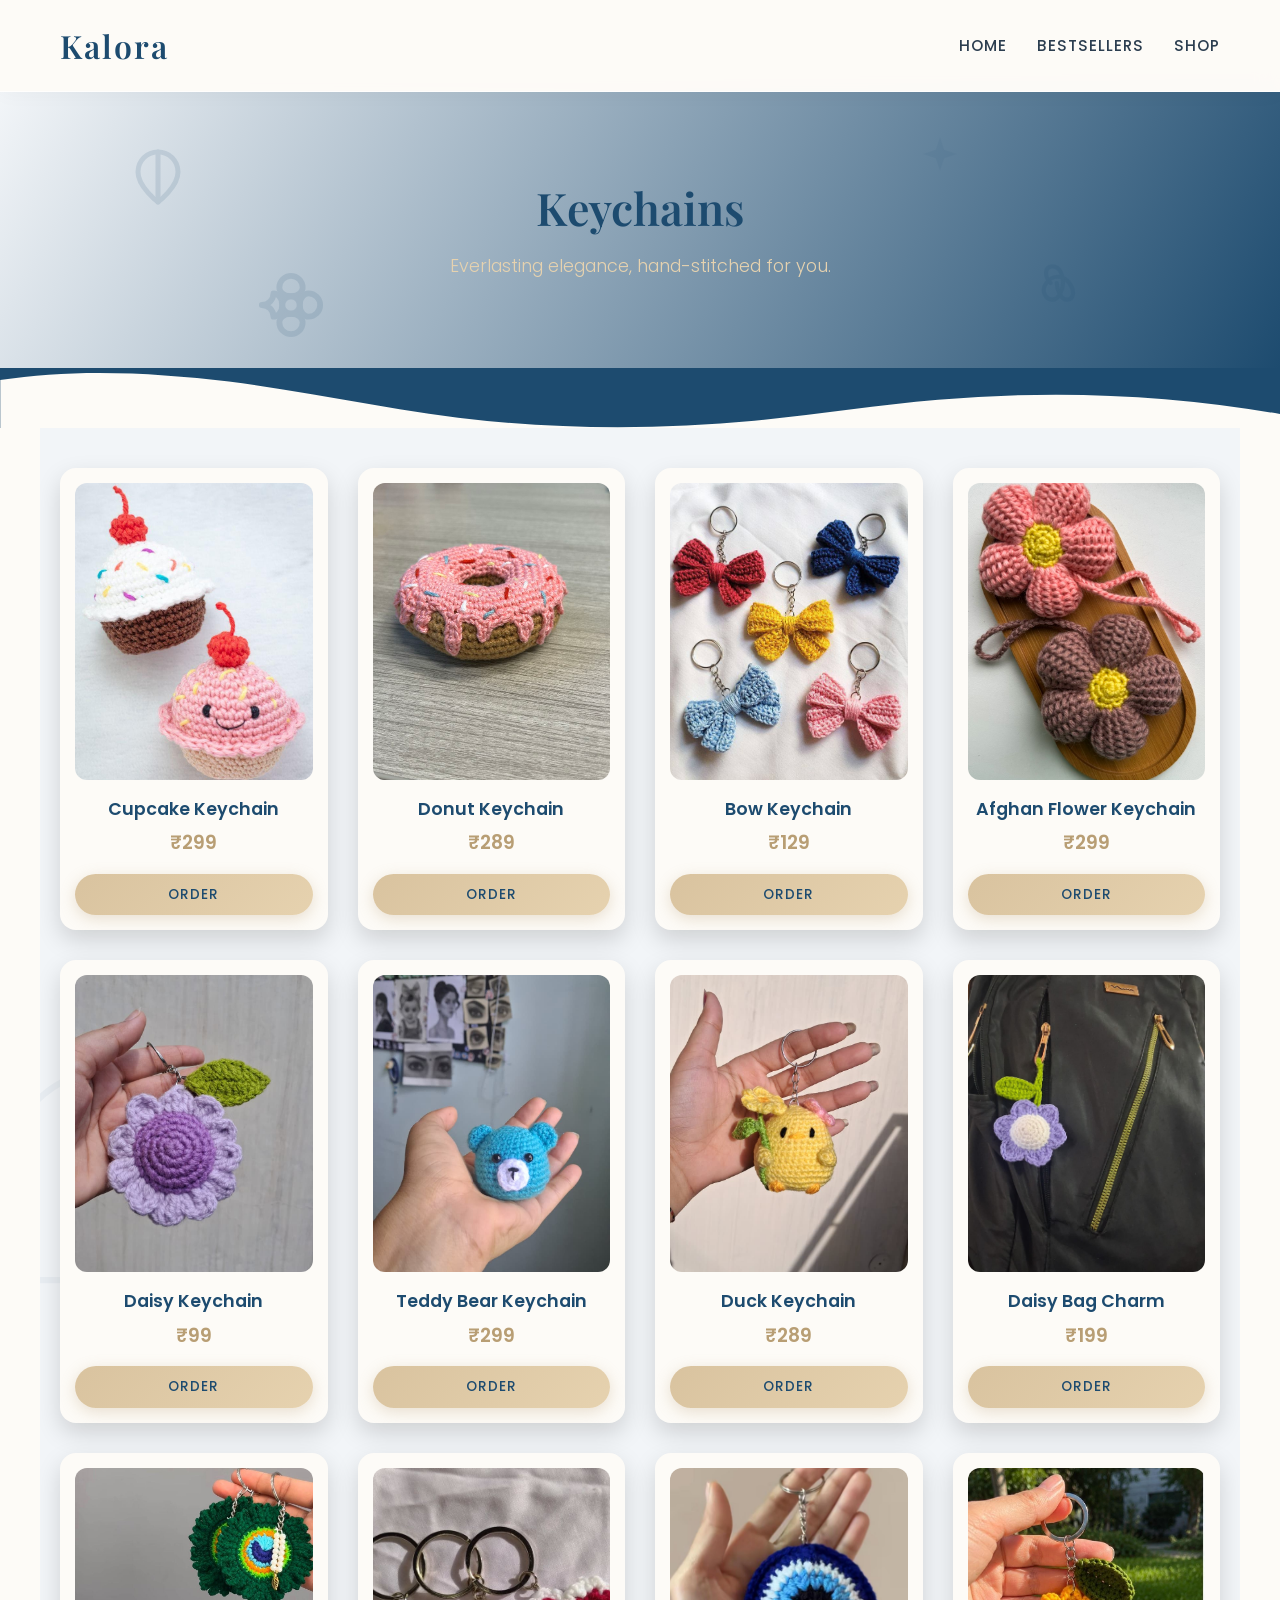
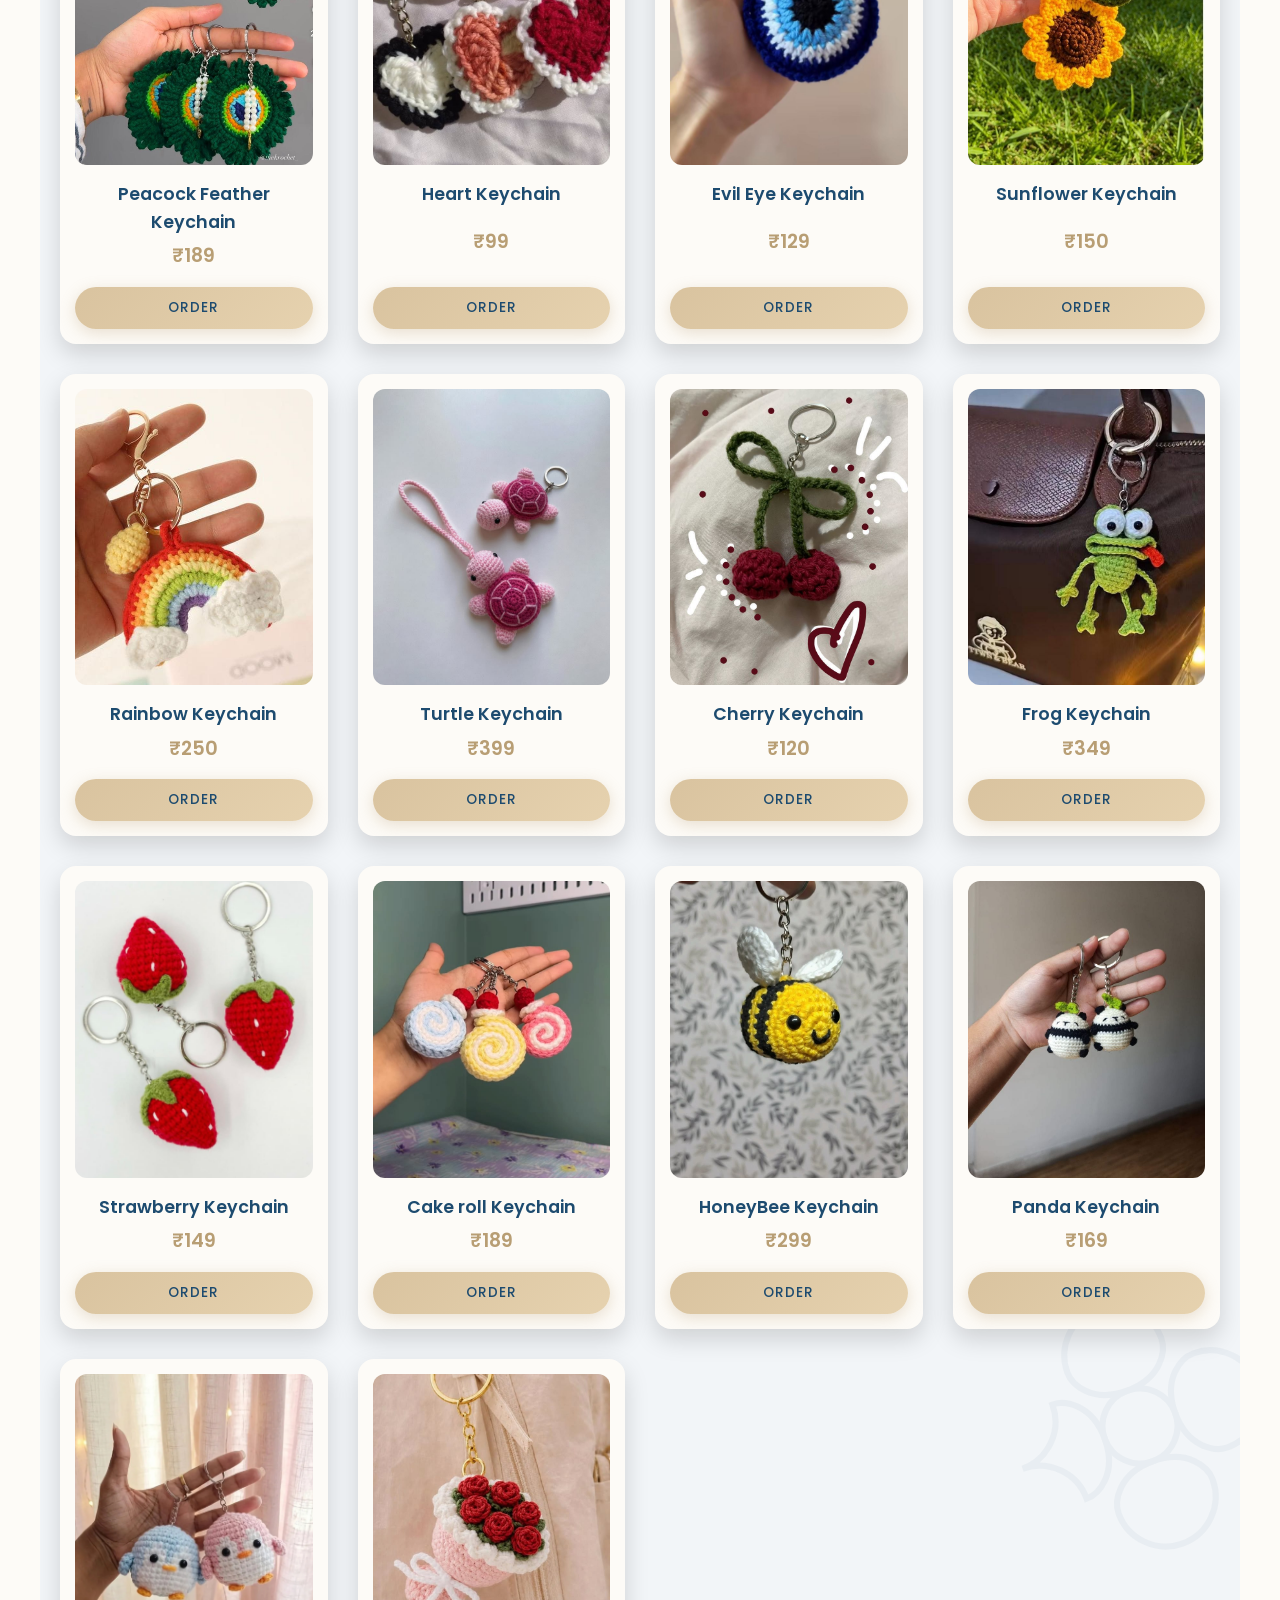
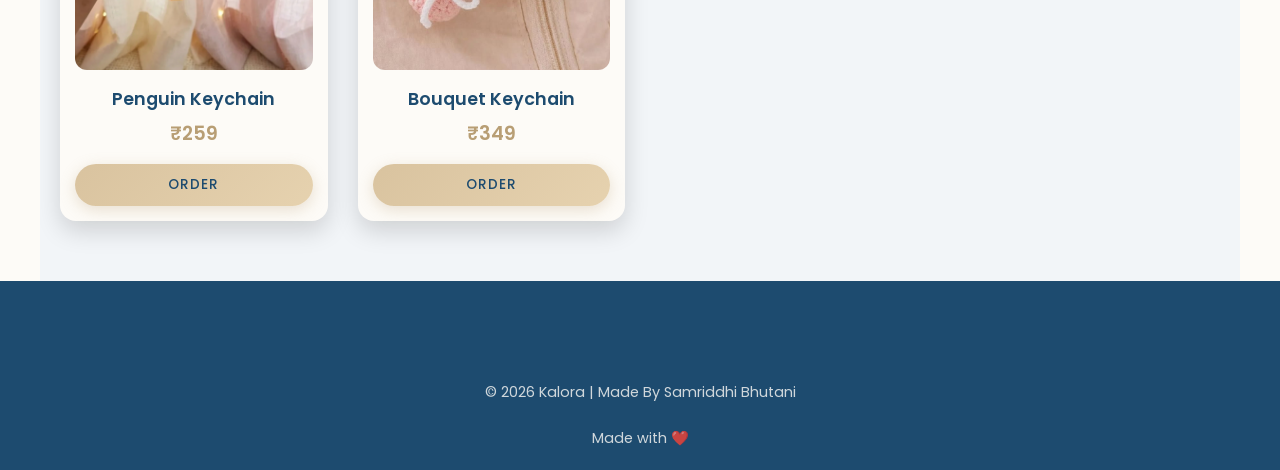
<file: keychains.html>
<!DOCTYPE html>
<html lang="en">
<head>
    <meta charset="UTF-8">
    <meta name="viewport" content="width=device-width, initial-scale=1.0">
    <title>Keychains | Kalora</title>
    <!-- Google Fonts -->
    <link rel="preconnect" href="https://fonts.googleapis.com">
    <link rel="preconnect" href="https://fonts.gstatic.com" crossorigin>
    <link href="https://fonts.googleapis.com/css2?family=Playfair+Display:ital,wght@0,400;0,600;0,700;1,400&family=Poppins:wght@300;400;500;600&display=swap" rel="stylesheet">
    <link rel="stylesheet" href="style.css">
    
    <!-- Page-Specific Styles for Doodles & Motion -->
    <style>
        /* Header Background Motion */
        .page-header {
            position: relative;
            padding: 80px 20px 40px;
            text-align: center;
            background: linear-gradient(120deg, var(--bg-tint) 0%, var(--primary) 50%, var(--bg-tint) 100%);
            background-size: 200% 200%;
            animation: gradientMove 8s ease infinite;
            border-bottom: 1px solid var(--accent-soft);
            overflow: hidden;
        }

        @keyframes gradientMove {
            0% { background-position: 0% 50%; }
            50% { background-position: 100% 50%; }
            100% { background-position: 0% 50%; }
        }

        .page-header h1, .page-header p {
            position: relative;
            z-index: 2;
        }

        /* Floating Doodles container */
        .doodle {
            position: absolute;
            z-index: 1;
            opacity: 0.12; /* Keeps it subtle and luxurious */
            pointer-events: none;
            fill: none;
            stroke: var(--primary);
            stroke-width: 2;
            stroke-linecap: round;
            stroke-linejoin: round;
        }

        /* Doodle Animations */
        .doodle-1 { top: 20%; left: 10%; width: 60px; animation: floatSlow 6s ease-in-out infinite; }
        .doodle-2 { top: 60%; right: 15%; width: 50px; animation: floatReverse 8s ease-in-out infinite; }
        .doodle-3 { top: 15%; right: 25%; width: 40px; animation: spinFloat 10s linear infinite; }
        .doodle-4 { bottom: 10%; left: 20%; width: 70px; animation: floatSlow 7s ease-in-out infinite alternate-reverse; }

        @keyframes floatSlow {
            0%, 100% { transform: translateY(0) rotate(0deg); }
            50% { transform: translateY(-20px) rotate(15deg); }
        }
        @keyframes floatReverse {
            0%, 100% { transform: translateY(0) rotate(0deg); }
            50% { transform: translateY(25px) rotate(-10deg); }
        }
        @keyframes spinFloat {
            0% { transform: translateY(0) rotate(0deg); }
            50% { transform: translateY(-15px) rotate(180deg); }
            100% { transform: translateY(0) rotate(360deg); }
        }

        /* Product Card Staggered Entrance Motion */
        .product-grid {
            position: relative;
            z-index: 2;
        }

        .product-card {
            opacity: 0;
            animation: fadeInUp 0.8s cubic-bezier(0.25, 0.8, 0.25, 1) forwards;
        }

        /* Staggered delays */
        .product-card:nth-child(1) { animation-delay: 0.1s; }
        .product-card:nth-child(2) { animation-delay: 0.3s; }
        .product-card:nth-child(3) { animation-delay: 0.5s; }
        .product-card:nth-child(4) { animation-delay: 0.7s; }
        .product-card:nth-child(5) { animation-delay: 0.9s; }
        .product-card:nth-child(6) { animation-delay: 1.1s; }
        .product-card:nth-child(7) { animation-delay: 1.3s; }
        .product-card:nth-child(8) { animation-delay: 1.5s; }
        .product-card:nth-child(9) { animation-delay: 1.7s; }
        .product-card:nth-child(10) { animation-delay: 1.9s; }
        .product-card:nth-child(11) { animation-delay: 2.1s; }
        .product-card:nth-child(12) { animation-delay: 2.3s; }
        .product-card:nth-child(13) { animation-delay: 2.5s; }
        .product-card:nth-child(14) { animation-delay: 2.7s; }
        .product-card:nth-child(15) { animation-delay: 2.9s; }
        .product-card:nth-child(16) { animation-delay: 3.1s; }
        .product-card:nth-child(17) { animation-delay: 3.3s; }
        .product-card:nth-child(18) { animation-delay: 3.5s; }
        .product-card:nth-child(19) { animation-delay: 3.7s; }
        .product-card:nth-child(20) { animation-delay: 3.9s; }
        .product-card:nth-child(21) { animation-delay: 4.1s; }
        .product-card:nth-child(22) { animation-delay: 4.3s; }


        @keyframes fadeInUp {
            0% { opacity: 0; transform: translateY(30px); }
            100% { opacity: 1; transform: translateY(0); }
        }

        /* Gentle resting float for cards on hover */
        .product-card:hover {
            transform: translateY(-10px);
            box-shadow: var(--shadow-hover);
        }

        /* Ambient Background Pattern for the section */
        .product-section {
            position: relative;
            background-color: var(--bg-tint);
            overflow: hidden;
        }
        .bg-doodle {
            position: absolute;
            opacity: 0.04;
            pointer-events: none;
            width: 300px;
            stroke: var(--primary);
        }
        .bg-doodle-left { top: 20%; left: -100px; transform: rotate(45deg); }
        .bg-doodle-right { bottom: 10%; right: -50px; transform: rotate(-20deg); }

    </style>
</head>
<body>

    <!-- Header / Nav -->
    <header>
        <nav class="nav-container">
            <a href="index.html" class="logo">Kalora</a>
            <ul class="nav-links">
                <li><a href="index.html">Home</a></li>
                <li><a href="index.html#best-sellers">Bestsellers</a></li>
                <li><a href="index.html#collections">Shop</a></li>
            </ul>
        </nav>
    </header>

    <!-- Page Header with Doodles -->
    <div class="page-header">
        
        <!-- Abstract Leaf Doodle -->
        <svg class="doodle doodle-1" viewBox="0 0 24 24">
            <path d="M12 2C7.5 2 4 5.5 4 10c0 6 8 12 8 12s8-6 8-12c0-4.5-3.5-8-8-8z"/>
            <path d="M12 2v20"/>
        </svg>

        <!-- Yarn Loop Doodle -->
        <svg class="doodle doodle-2" viewBox="0 0 24 24">
            <path d="M6 12c-3-3-3-8 1-8s5 5 5 8c0 3-2 8-5 8s-6-4-3-8c3-4 8-4 11 0s2 8-1 8-5-5-5-8"/>
        </svg>

        <!-- Sparkle/Star Doodle -->
        <svg class="doodle doodle-3" viewBox="0 0 24 24">
            <path d="M12 2L14.5 9.5L22 12L14.5 14.5L12 22L9.5 14.5L2 12L9.5 9.5L12 2Z" fill="var(--primary)" opacity="0.5" stroke="none"/>
        </svg>

        <!-- Abstract Flower Doodle -->
        <svg class="doodle doodle-4" viewBox="0 0 24 24">
            <circle cx="12" cy="12" r="3"/>
            <path d="M12 2a4 4 0 0 1 4 4c0 1-1 3-4 3-3 0-4-2-4-3a4 4 0 0 1 4-4z"/>
            <path d="M12 22a4 4 0 0 0 4-4c0-1-1-3-4-3-3 0-4 2-4 3a4 4 0 0 0 4 4z"/>
            <path d="M22 12a4 4 0 0 0-4-4c-1 0-3 1-3 4 0 3 2 4 3 4a4 4 0 0 0 4-4z"/>
            <path d="M2 12a4 4 0 0 1 4 4c1 0 3-1 3-4 0-3-2-4-3-4a4 4 0 0 1-4 4z"/>
        </svg>

        <h1 class="section-title">Keychains</h1>
        <p class="section-subtitle">Everlasting elegance, hand-stitched for you.</p>
    </div>

    <!-- Wave Divider for Smooth Transition -->
    <div class="wave-divider" style="background-color: var(--primary); margin-top: -1px;">
        <svg xmlns="http://www.w3.org/2000/svg" viewBox="0 0 1200 120" preserveAspectRatio="none" style="transform: rotate(180deg);">
            <path d="M321.39,56.44c58-10.79,114.16-30.13,172-41.86,82.39-16.72,168.19-17.73,250.45-.39C823.78,31,906.67,72,985.66,92.83c70.05,18.48,146.53,26.09,214.34,3V0H0V27.35A600.21,600.21,0,0,0,321.39,56.44Z" class="shape-fill" style="fill: var(--bg-color);"></path>
        </svg>
    </div>

    <section class="product-section">
        
        <!-- Large Background Doodles for the Section -->
        <svg class="bg-doodle bg-doodle-left" viewBox="0 0 24 24" fill="none" stroke-width="0.5">
            <path d="M12 2C7.5 2 4 5.5 4 10c0 6 8 12 8 12s8-6 8-12c0-4.5-3.5-8-8-8z"/>
        </svg>
        <svg class="bg-doodle bg-doodle-right" viewBox="0 0 24 24" fill="none" stroke-width="0.5">
            <circle cx="12" cy="12" r="3"/>
            <path d="M12 2a4 4 0 0 1 4 4c0 1-1 3-4 3-3 0-4-2-4-3a4 4 0 0 1 4-4z"/>
            <path d="M12 22a4 4 0 0 0 4-4c0-1-1-3-4-3-3 0-4 2-4 3a4 4 0 0 0 4 4z"/>
            <path d="M22 12a4 4 0 0 0-4-4c-1 0-3 1-3 4 0 3 2 4 3 4a4 4 0 0 0 4-4z"/>
            <path d="M2 12a4 4 0 0 1 4 4c1 0 3-1 3-4 0-3-2-4-3-4a4 4 0 0 1-4 4z"/>
        </svg>

        <div class="product-grid" style="padding-top: 20px;">
            
            <!-- Product 1 -->
            <div class="product-card">
                <div class="product-img">
                    <a href="#lb-cupcake">
                        <img src="cupcakekey.jpeg" alt="Classic Rose Bouquet">
                    </a>
                </div>
                <div class="product-info">
                    <h3>Cupcake Keychain</h3>
                    <p class="product-price">₹299</p>
                    <a href="https://wa.me/919876086314?text=Hey!%20I%20would%20like%20to%20order%20Cupcake%20Keychain%20for%20%E2%82%B9299.%0AHere%20are%20my%20details%3A%0AName%3A%20%0AAddress%3A%20%0AContact Number%3A%20%0AColor of Product%3A%0AQuantity%3A%20%0AAny Customizations Required%3A%20." target="_blank" class="btn btn-primary btn-order">Order</a>
                </div>
            </div>
            <a href="#!" class="lightbox" id="lb-cupcake">
                <span class="lightbox-close">&times;</span>
                <img src="cupcakekey.jpeg" alt="Cupcake Keychain">
            </a>

            <!-- Product 2 -->
            <div class="product-card">
                <div class="product-img">
                    <a href="#lb-donut">
                        <img src="donutkey.jpeg" alt="Tulip Bundle">
                    </a>
                </div>
                <div class="product-info">
                    <h3>Donut Keychain</h3>
                    <p class="product-price">₹289</p>
                    <a href="https://wa.me/919876086314?text=Hey!%20I%20would%20like%20to%20order%20DOnut%20Keychain%20for%20%E2%82%B9289.%0AHere%20are%20my%20details%3A%0AName%3A%20%0AAddress%3A%20%0AContact Number%3A%20%0AColor of Product%3A%0AQuantity%3A%20%0AAny Customizations Required%3A%20." target="_blank" class="btn btn-primary btn-order">Order</a>
                </div>
            </div>
            <a href="#!" class="lightbox" id="lb-donut">
                <span class="lightbox-close">&times;</span>
                <img src="donutkey.jpeg" alt="Donut Keychain">
            </a>

            <!-- Product 3 -->
            <div class="product-card">
                <div class="product-img">
                    <a href="#lb-bowkey">
                        <img src="bowkey.jpeg" alt="Sunflower Stem">
                    </a>
                </div>
                <div class="product-info">
                    <h3>Bow Keychain</h3>
                    <p class="product-price">₹129</p>
                    <a href="https://wa.me/919876086314?text=Hey!%20I%20would%20like%20to%20order%20Bow%20Keychain%20for%20%E2%82%B9129.%0AHere%20are%20my%20details%3A%0AName%3A%20%0AAddress%3A%20%0AContact Number%3A%20%0AColor of Product%3A%0AQuantity%3A%20%0AAny Customizations Required%3A%20." target="_blank" class="btn btn-primary btn-order">Order</a>
                </div>
            </div>
            <a href="#!" class="lightbox" id="lb-bowkey">
                <span class="lightbox-close">&times;</span>
                <img src="bowkey.jpeg" alt="Bow Keychain">
            </a>

            <!-- Product 4 -->
            <div class="product-card">
                <div class="product-img">
                    <a href="#lb-afghan">
                        <img src="afghankey.jpeg" alt="Daisy Chain Wrap">
                    </a>
                </div>
                <div class="product-info">
                    <h3>Afghan Flower Keychain</h3>
                    <p class="product-price">₹299</p>
                    <a href="https://wa.me/919876086314?text=Hey!%20I%20would%20like%20to%20order%20Afghan Flower%20Keychain%20for%20%E2%82%B9299.%0AHere%20are%20my%20details%3A%0AName%3A%20%0AAddress%3A%20%0AContact Number%3A%20%0AColor of Product%3A%0AQuantity%3A%20%0AAny Customizations Required%3A%20." target="_blank" class="btn btn-primary btn-order">Order</a>
                </div>
            </div>
            <a href="#!" class="lightbox" id="lb-afghan">
                <span class="lightbox-close">&times;</span>
                <img src="afghankey.jpeg" alt="Afghan Flower Keychain">
            </a>

            <!-- Product 5 -->
            <div class="product-card">
                <div class="product-img">
                    <a href="#lb-daisykey">
                        <img src="daisykey.jpeg" alt="Luxury Mixed Floral Box">
                    </a>
                </div>
                <div class="product-info">
                    <h3>Daisy Keychain</h3>
                    <p class="product-price">₹99</p>
                    <a href="https://wa.me/919876086314?text=Hey!%20I%20would%20like%20to%20order%20Daisy%20Keychain%20for%20%E2%82%B999.%0AHere%20are%20my%20details%3A%0AName%3A%20%0AAddress%3A%20%0AContact Number%3A%20%0AColor of Product%3A%0AQuantity%3A%20%0AAny Customizations Required%3A%20." target="_blank" class="btn btn-primary btn-order">Order</a>
                </div>
            </div>
            <a href="#!" class="lightbox" id="lb-daisykey">
                <span class="lightbox-close">&times;</span>
                <img src="daisykey.jpeg" alt="Daisy Keychain">
            </a>

            <!-- Product 6 -->
            <div class="product-card">
                <div class="product-img">
                    <a href="#lb-teddykey">
                        <img src="teddykey.jpeg" alt="Luxury Mixed Floral Box">
                    </a>
                </div>
                <div class="product-info">
                    <h3>Teddy Bear Keychain</h3>
                    <p class="product-price">₹299</p>
                    <a href="https://wa.me/919876086314?text=Hey!%20I%20would%20like%20to%20order%20Teddy%20Bear%20Keychain%20for%20%E2%82%B9299.%0AHere%20are%20my%20details%3A%0AName%3A%20%0AAddress%3A%20%0AContact Number%3A%20%0AColor of Product%3A%0AQuantity%3A%20%0AAny Customizations Required%3A%20." target="_blank" class="btn btn-primary btn-order">Order</a>
                </div>
            </div>
            <a href="#!" class="lightbox" id="lb-teddykey">
                <span class="lightbox-close">&times;</span>
                <img src="teddykey.jpeg" alt="Teddy Bear Keychain">
            </a>

            <!-- Product 7 -->
            <div class="product-card">
                <div class="product-img">
                    <a href="#lb-duckkey">
                        <img src="duckkey.jpeg" alt="Luxury Mixed Floral Box">
                    </a>
                </div>
                <div class="product-info">
                    <h3>Duck Keychain</h3>
                    <p class="product-price">₹289</p>
                    <a href="https://wa.me/919876086314?text=Hey!%20I%20would%20like%20to%20order%20Duck%20Keychain%20for%20%E2%82%B9289.%0AHere%20are%20my%20details%3A%0AName%3A%20%0AAddress%3A%20%0AContact Number%3A%20%0AColor of Product%3A%0AQuantity%3A%20%0AAny Customizations Required%3A%20." target="_blank" class="btn btn-primary btn-order">Order</a>
                </div>
            </div>
            <a href="#!" class="lightbox" id="lb-duckkey">
                <span class="lightbox-close">&times;</span>
                <img src="duckkey.jpeg" alt="Duck Keychain">
            </a>

             <!-- Product 8 -->
            <div class="product-card">
                <div class="product-img">
                    <a href="#lb-bagcharm">
                        <img src="bagcharm.jpeg" alt="Luxury Mixed Floral Box">
                    </a>
                </div>
                <div class="product-info">
                    <h3>Daisy Bag Charm</h3>
                    <p class="product-price">₹199</p>
                    <a href="https://wa.me/919876086314?text=Hey!%20I%20would%20like%20to%20order%20Daise%20Bag Charm%20for%20%E2%82%B9199.%0AHere%20are%20my%20details%3A%0AName%3A%20%0AAddress%3A%20%0AContact Number%3A%20%0AColor of Product%3A%0AQuantity%3A%20%0AAny Customizations Required%3A%20." target="_blank" class="btn btn-primary btn-order">Order</a>
                </div>
            </div>
            <a href="#!" class="lightbox" id="lb-bagcharm">
                <span class="lightbox-close">&times;</span>
                <img src="bagcharm.jpeg" alt="Daisy Bag Charm">
            </a>

             <!-- Product 9 -->
            <div class="product-card">
                <div class="product-img">
                    <a href="#lb-peacockkey">
                        <img src="peacockkey.jpeg" alt="Luxury Mixed Floral Box">
                    </a>
                </div>
                <div class="product-info">
                    <h3>Peacock Feather Keychain</h3>
                    <p class="product-price">₹189</p>
                    <a href="https://wa.me/919876086314?text=Hey!%20I%20would%20like%20to%20order%20PeacockFeather%20Keychain%20for%20%E2%82%B9189.%0AHere%20are%20my%20details%3A%0AName%3A%20%0AAddress%3A%20%0AContact Number%3A%20%0AColor of Product%3A%0AQuantity%3A%20%0AAny Customizations Required%3A%20." target="_blank" class="btn btn-primary btn-order">Order</a>
                </div>
            </div>
            <a href="#!" class="lightbox" id="lb-peacockkey">
                <span class="lightbox-close">&times;</span>
                <img src="peacockkey.jpeg" alt="Peacock Feather Keychain">
            </a>

             <!-- Product 10 -->
            <div class="product-card">
                <div class="product-img">
                    <a href="#lb-heartkey">
                        <img src="heartkey.jpeg" alt="Luxury Mixed Floral Box">
                    </a>
                </div>
                <div class="product-info">
                    <h3>Heart Keychain</h3>
                    <p class="product-price">₹99</p>
                    <a href="https://wa.me/919876086314?text=Hey!%20I%20would%20like%20to%20order%20Heart%20Keychain%20for%20%E2%82%B999.%0AHere%20are%20my%20details%3A%0AName%3A%20%0AAddress%3A%20%0AContact Number%3A%20%0AColor of Product%3A%0AQuantity%3A%20%0AAny Customizations Required%3A%20." target="_blank" class="btn btn-primary btn-order">Order</a>
                </div>
            </div>
            <a href="#!" class="lightbox" id="lb-heartkey">
                <span class="lightbox-close">&times;</span>
                <img src="heartkey.jpeg" alt="Heart Keychain">
            </a>

             <!-- Product 11 -->
            <div class="product-card">
                <div class="product-img">
                    <a href="#lb-eyekey">
                        <img src="eyekey.jpeg" alt="Luxury Mixed Floral Box">
                    </a>
                </div>
                <div class="product-info">
                    <h3>Evil Eye Keychain</h3>
                    <p class="product-price">₹129</p>
                    <a href="https://wa.me/919876086314?text=Hey!%20I%20would%20like%20to%20order%20Evil Eye%20Keychain%20for%20%E2%82%B9129.%0AHere%20are%20my%20details%3A%0AName%3A%20%0AAddress%3A%20%0AContact Number%3A%20%0AColor of Product%3A%0AQuantity%3A%20%0AAny Customizations Required%3A%20." target="_blank" class="btn btn-primary btn-order">Order</a>
                </div>
            </div>
            <a href="#!" class="lightbox" id="lb-eyekey">
                <span class="lightbox-close">&times;</span>
                <img src="eyekey.jpeg" alt="Evil Eye Keychain">
            </a>

             <!-- Product 12 -->
            <div class="product-card">
                <div class="product-img">
                    <a href="#lb-sunflowerkey">
                        <img src="sunflowerkey.jpeg" alt="Luxury Mixed Floral Box">
                    </a>
                </div>
                <div class="product-info">
                    <h3>Sunflower Keychain</h3>
                    <p class="product-price">₹150</p>
                    <a href="https://wa.me/919876086314?text=Hey!%20I%20would%20like%20to%20order%20SUnflower%20Keychain%20for%20%E2%82%B9150.%0AHere%20are%20my%20details%3A%0AName%3A%20%0AAddress%3A%20%0AContact Number%3A%20%0AColor of Product%3A%0AQuantity%3A%20%0AAny Customizations Required%3A%20." target="_blank" class="btn btn-primary btn-order">Order</a>
                </div>
            </div>
            <a href="#!" class="lightbox" id="lb-sunflowerkey">
                <span class="lightbox-close">&times;</span>
                <img src="sunflowerkey.jpeg" alt="Sunflower Keychain">
            </a>

             <!-- Product 13 -->
            <div class="product-card">
                <div class="product-img">
                    <a href="#lb-rainbowkey">
                        <img src="rainbowkey.jpeg" alt="Luxury Mixed Floral Box">
                    </a>
                </div>
                <div class="product-info">
                    <h3>Rainbow Keychain</h3>
                    <p class="product-price">₹250</p>
                    <a href="https://wa.me/919876086314?text=Hey!%20I%20would%20like%20to%20order%20Rainbow%20Keychain%20for%20%E2%82%B9250.%0AHere%20are%20my%20details%3A%0AName%3A%20%0AAddress%3A%20%0AContact Number%3A%20%0AColor of Product%3A%0AQuantity%3A%20%0AAny Customizations Required%3A%20." target="_blank" class="btn btn-primary btn-order">Order</a>
                </div>
            </div>
            <a href="#!" class="lightbox" id="lb-rainbowkey">
                <span class="lightbox-close">&times;</span>
                <img src="rainbowkey.jpeg" alt="Rainbow Keychain">
            </a>

             <!-- Product 14 -->
            <div class="product-card">
                <div class="product-img">
                    <a href="#lb-turtlekey">
                        <img src="turtlekey.jpeg" alt="Luxury Mixed Floral Box">
                    </a>
                </div>
                <div class="product-info">
                    <h3>Turtle Keychain</h3>
                    <p class="product-price">₹399</p>
                    <a href="https://wa.me/919876086314?text=Hey!%20I%20would%20like%20to%20order%20Turtlep%20Keychain%20for%20%E2%82%B9399.%0AHere%20are%20my%20details%3A%0AName%3A%20%0AAddress%3A%20%0AContact Number%3A%20%0AColor of Product%3A%0AQuantity%3A%20%0AAny Customizations Required%3A%20." target="_blank" class="btn btn-primary btn-order">Order</a>
                </div>
            </div>
            <a href="#!" class="lightbox" id="lb-turtlekey">
                <span class="lightbox-close">&times;</span>
                <img src="turtlekey.jpeg" alt="Turtle Keychain">
            </a>

             <!-- Product 15 -->
            <div class="product-card">
                <div class="product-img">
                    <a href="#lb-cherrykey">
                        <img src="cherrykey.jpeg" alt="Luxury Mixed Floral Box">
                    </a>
                </div>
                <div class="product-info">
                    <h3>Cherry Keychain</h3>
                    <p class="product-price">₹120</p>
                    <a href="https://wa.me/919876086314?text=Hey!%20I%20would%20like%20to%20order%20Cherry%20Keychain%20for%20%E2%82%B9120.%0AHere%20are%20my%20details%3A%0AName%3A%20%0AAddress%3A%20%0AContact Number%3A%20%0AColor of Product%3A%0AQuantity%3A%20%0AAny Customizations Required%3A%20." target="_blank" class="btn btn-primary btn-order">Order</a>
                </div>
            </div>
            <a href="#!" class="lightbox" id="lb-cherrykey">
                <span class="lightbox-close">&times;</span>
                <img src="cherrykey.jpeg" alt="Cherry Keychain">
            </a>

             <!-- Product 16 -->
            <div class="product-card">
                <div class="product-img">
                    <a href="#lb-frogkey">
                        <img src="frogkey.jpeg" alt="Luxury Mixed Floral Box">
                    </a>
                </div>
                <div class="product-info">
                    <h3>Frog Keychain</h3>
                    <p class="product-price">₹349</p>
                    <a href="https://wa.me/919876086314?text=Hey!%20I%20would%20like%20to%20order%20Frog%20Keychain%20for%20%E2%82%B9349.%0AHere%20are%20my%20details%3A%0AName%3A%20%0AAddress%3A%20%0AContact Number%3A%20%0AColor of Product%3A%0AQuantity%3A%20%0AAny Customizations Required%3A%20." target="_blank" class="btn btn-primary btn-order">Order</a>
                </div>
            </div>
            <a href="#!" class="lightbox" id="lb-frogkey">
                <span class="lightbox-close">&times;</span>
                <img src="frogkey.jpeg" alt="Frog Keychain">
            </a>

             <!-- Product 17 -->
            <div class="product-card">
                <div class="product-img">
                    <a href="#lb-strawberrykey">
                        <img src="strawberrykey.jpeg" alt="Luxury Mixed Floral Box">
                    </a>
                </div>
                <div class="product-info">
                    <h3>Strawberry Keychain</h3>
                    <p class="product-price">₹149</p>
                    <a href="https://wa.me/919876086314?text=Hey!%20I%20would%20like%20to%20order%20Strawberry%20Keychain%20for%20%E2%82%B9149.%0AHere%20are%20my%20details%3A%0AName%3A%20%0AAddress%3A%20%0AContact Number%3A%20%0AColor of Product%3A%0AQuantity%3A%20%0AAny Customizations Required%3A%20." target="_blank" class="btn btn-primary btn-order">Order</a>
                </div>
            </div>
            <a href="#!" class="lightbox" id="lb-strawberrykey">
                <span class="lightbox-close">&times;</span>
                <img src="strawberrykey.jpeg" alt="Strawberry Keychain">
            </a>

             <!-- Product 18 -->
            <div class="product-card">
                <div class="product-img">
                    <a href="#lb-cakerollkey">
                        <img src="cakerollkey.jpeg" alt="Luxury Mixed Floral Box">
                    </a>
                </div>
                <div class="product-info">
                    <h3>Cake roll Keychain</h3>
                    <p class="product-price">₹189</p>
                    <a href="https://wa.me/919876086314?text=Hey!%20I%20would%20like%20to%20order%20CakeRoll%20Keychain%20for%20%E2%82%B9189.%0AHere%20are%20my%20details%3A%0AName%3A%20%0AAddress%3A%20%0AContact Number%3A%20%0AColor of Product%3A%0AQuantity%3A%20%0AAny Customizations Required%3A%20." target="_blank" class="btn btn-primary btn-order">Order</a>
                </div>
            </div>
            <a href="#!" class="lightbox" id="lb-cakerollkey">
                <span class="lightbox-close">&times;</span>
                <img src="cakerollkey.jpeg" alt="Cake roll Keychain">
            </a>

             <!-- Product 19 -->
            <div class="product-card">
                <div class="product-img">
                    <a href="#lb-beekey">
                        <img src="beekey.jpeg" alt="Luxury Mixed Floral Box">
                    </a>
                </div>
                <div class="product-info">
                    <h3>HoneyBee Keychain</h3>
                    <p class="product-price">₹299</p>
                    <a href="https://wa.me/919876086314?text=Hey!%20I%20would%20like%20to%20order%20HoneyBee%20Keychain%20for%20%E2%82%B9299.%0AHere%20are%20my%20details%3A%0AName%3A%20%0AAddress%3A%20%0AContact Number%3A%20%0AColor of Product%3A%0AQuantity%3A%20%0AAny Customizations Required%3A%20." target="_blank" class="btn btn-primary btn-order">Order</a>
                </div>
            </div>
            <a href="#!" class="lightbox" id="lb-beekey">
                <span class="lightbox-close">&times;</span>
                <img src="beekey.jpeg" alt="HoneyBee Keychain">
            </a>

             <!-- Product 20 -->
            <div class="product-card">
                <div class="product-img">
                    <a href="#lb-pandakey">
                        <img src="pandakey.jpeg" alt="Luxury Mixed Floral Box">
                    </a>
                </div>
                <div class="product-info">
                    <h3>Panda Keychain</h3>
                    <p class="product-price">₹169</p>
                    <a href="https://wa.me/919876086314?text=Hey!%20I%20would%20like%20to%20order%20Panda%20Keychain%20for%20%E2%82%B9169.%0AHere%20are%20my%20details%3A%0AName%3A%20%0AAddress%3A%20%0AContact Number%3A%20%0AColor of Product%3A%0AQuantity%3A%20%0AAny Customizations Required%3A%20." target="_blank" class="btn btn-primary btn-order">Order</a>
                </div>
            </div>
            <a href="#!" class="lightbox" id="lb-pandakey">
                <span class="lightbox-close">&times;</span>
                <img src="pandakey.jpeg" alt="Panda Keychain">
            </a>

             <!-- Product 21 -->
            <div class="product-card">
                <div class="product-img">
                    <a href="#lb-penguinkey">
                        <img src="penguinkey.jpeg" alt="Luxury Mixed Floral Box">
                    </a>
                </div>
                <div class="product-info">
                    <h3>Penguin Keychain</h3>
                    <p class="product-price">₹259</p>
                    <a href="https://wa.me/919876086314?text=Hey!%20I%20would%20like%20to%20order%20Penguin%20Keychain%20for%20%E2%82%B9259.%0AHere%20are%20my%20details%3A%0AName%3A%20%0AAddress%3A%20%0AContact Number%3A%20%0AColor of Product%3A%0AQuantity%3A%20%0AAny Customizations Required%3A%20." target="_blank" class="btn btn-primary btn-order">Order</a>
                </div>
            </div>
            <a href="#!" class="lightbox" id="lb-penguinkey">
                <span class="lightbox-close">&times;</span>
                <img src="penguinkey.jpeg" alt="Penguin Keychain">
            </a>

             <!-- Product 22 -->
            <div class="product-card">
                <div class="product-img">
                    <a href="#lb-bouquetkey">
                        <img src="bouquetket.jpeg" alt="Luxury Mixed Floral Box">
                    </a>
                </div>
                <div class="product-info">
                    <h3>Bouquet Keychain</h3>
                    <p class="product-price">₹349</p>
                    <a href="https://wa.me/919876086314?text=Hey!%20I%20would%20like%20to%20order%20Bouquet%20keychain%20for%20%E2%82%B9349.%0AHere%20are%20my%20details%3A%0AName%3A%20%0AAddress%3A%20%0AContact Number%3A%20%0AColor of Product%3A%0AQuantity%3A%20%0AAny Customizations Required%3A%20." target="_blank" class="btn btn-primary btn-order">Order</a>
                </div>
            </div>
            <a href="#!" class="lightbox" id="lb-bouquetkey">
                <span class="lightbox-close">&times;</span>
                <img src="bouquetket.jpeg" alt="Bouquet Keychain">
            </a>
        </div>
    </section>

    <footer>
        <div class="footer-bottom" style="border-top: none; padding-top: 40px;">
            &copy; 2026 Kalora | Made By Samriddhi Bhutani <br><br> Made with ❤️
        </div>
    </footer>

</body>
</html>
</file>
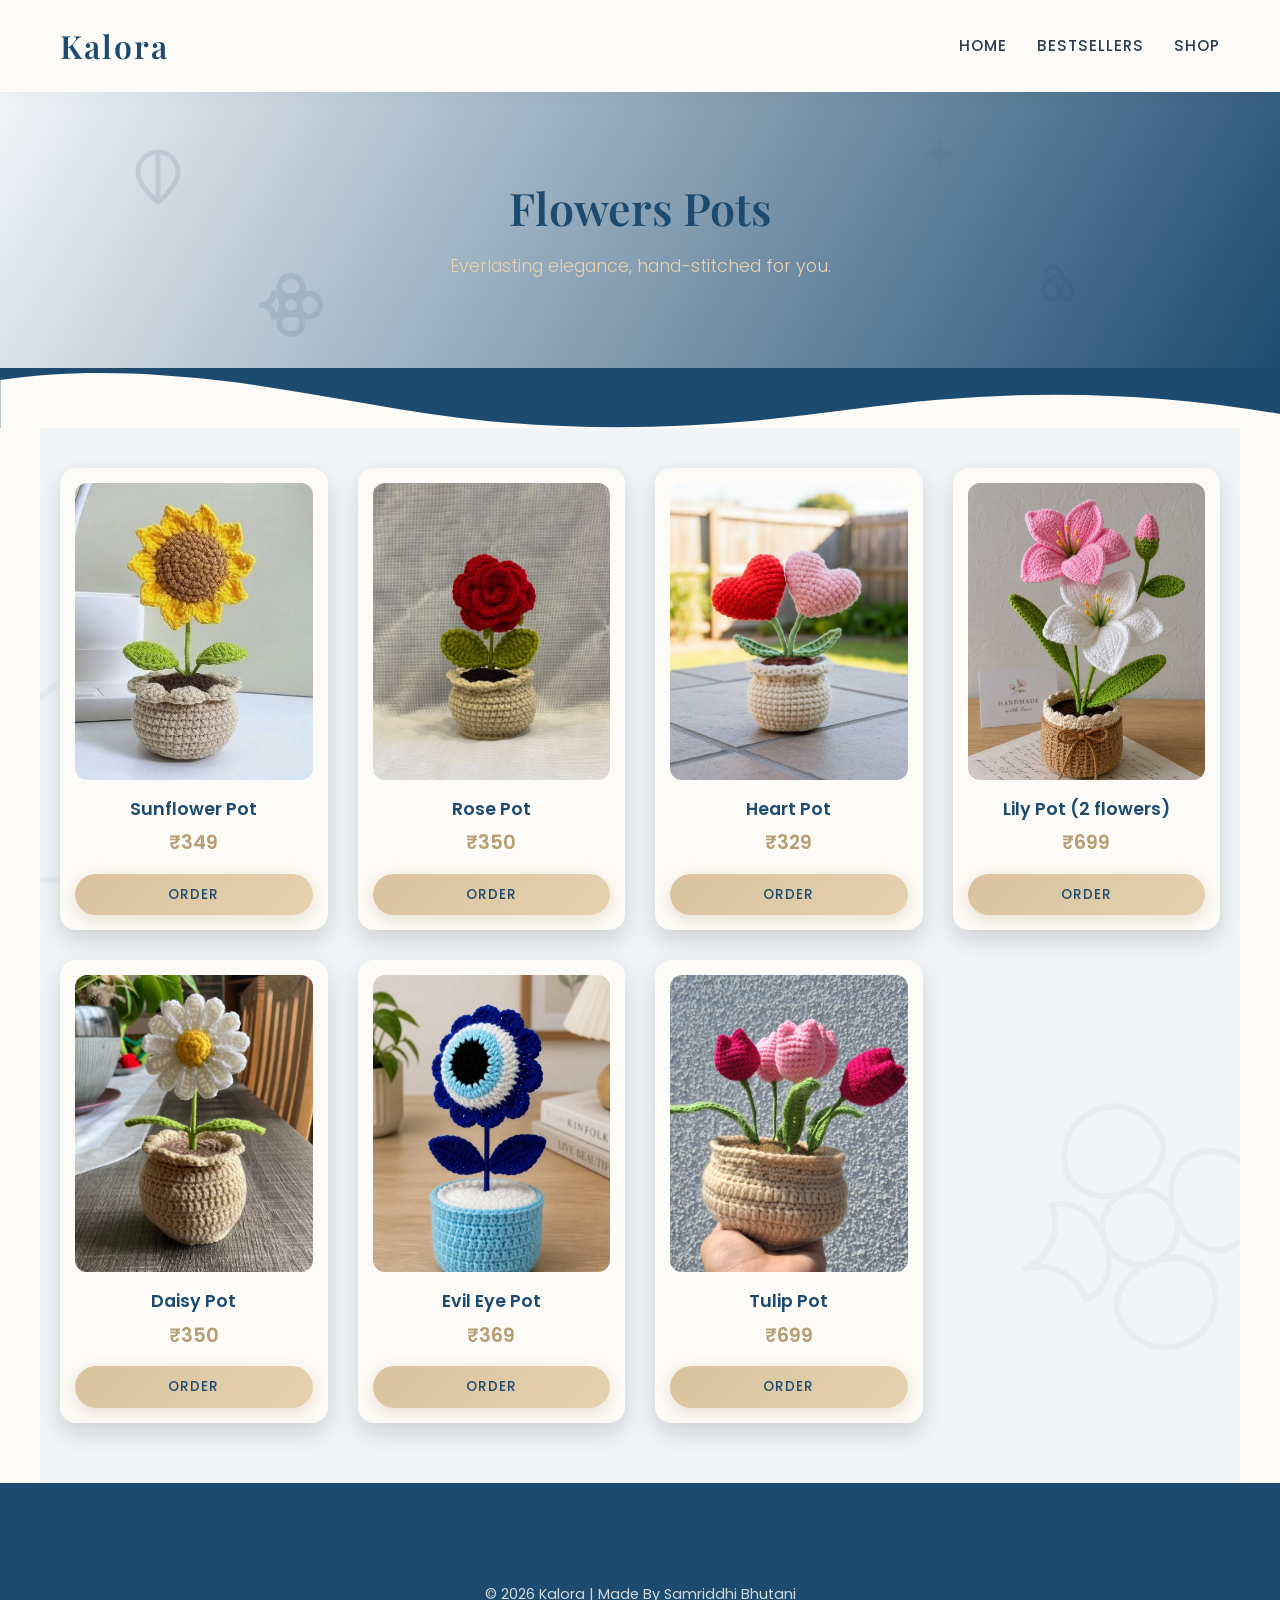
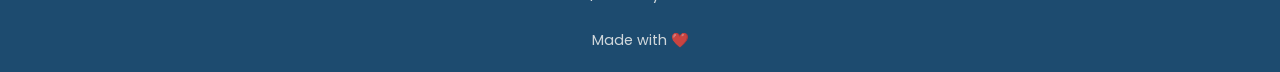
<file: pots.html>
<!DOCTYPE html>
<html lang="en">
<head>
    <meta charset="UTF-8">
    <meta name="viewport" content="width=device-width, initial-scale=1.0">
    <title>Flower Pots | Kalora</title>
    <!-- Google Fonts -->
    <link rel="preconnect" href="https://fonts.googleapis.com">
    <link rel="preconnect" href="https://fonts.gstatic.com" crossorigin>
    <link href="https://fonts.googleapis.com/css2?family=Playfair+Display:ital,wght@0,400;0,600;0,700;1,400&family=Poppins:wght@300;400;500;600&display=swap" rel="stylesheet">
    <link rel="stylesheet" href="style.css">
    
    <!-- Page-Specific Styles for Doodles & Motion -->
    <style>
        /* Header Background Motion */
        .page-header {
            position: relative;
            padding: 80px 20px 40px;
            text-align: center;
            background: linear-gradient(120deg, var(--bg-tint) 0%, var(--primary) 50%, var(--bg-tint) 100%);
            background-size: 200% 200%;
            animation: gradientMove 8s ease infinite;
            border-bottom: 1px solid var(--accent-soft);
            overflow: hidden;
        }

        @keyframes gradientMove {
            0% { background-position: 0% 50%; }
            50% { background-position: 100% 50%; }
            100% { background-position: 0% 50%; }
        }

        .page-header h1, .page-header p {
            position: relative;
            z-index: 2;
        }

        /* Floating Doodles container */
        .doodle {
            position: absolute;
            z-index: 1;
            opacity: 0.12; /* Keeps it subtle and luxurious */
            pointer-events: none;
            fill: none;
            stroke: var(--primary);
            stroke-width: 2;
            stroke-linecap: round;
            stroke-linejoin: round;
        }

        /* Doodle Animations */
        .doodle-1 { top: 20%; left: 10%; width: 60px; animation: floatSlow 6s ease-in-out infinite; }
        .doodle-2 { top: 60%; right: 15%; width: 50px; animation: floatReverse 8s ease-in-out infinite; }
        .doodle-3 { top: 15%; right: 25%; width: 40px; animation: spinFloat 10s linear infinite; }
        .doodle-4 { bottom: 10%; left: 20%; width: 70px; animation: floatSlow 7s ease-in-out infinite alternate-reverse; }

        @keyframes floatSlow {
            0%, 100% { transform: translateY(0) rotate(0deg); }
            50% { transform: translateY(-20px) rotate(15deg); }
        }
        @keyframes floatReverse {
            0%, 100% { transform: translateY(0) rotate(0deg); }
            50% { transform: translateY(25px) rotate(-10deg); }
        }
        @keyframes spinFloat {
            0% { transform: translateY(0) rotate(0deg); }
            50% { transform: translateY(-15px) rotate(180deg); }
            100% { transform: translateY(0) rotate(360deg); }
        }

        /* Product Card Staggered Entrance Motion */
        .product-grid {
            position: relative;
            z-index: 2;
        }

        .product-card {
            opacity: 0;
            animation: fadeInUp 0.8s cubic-bezier(0.25, 0.8, 0.25, 1) forwards;
        }

        /* Staggered delays */
        .product-card:nth-child(1) { animation-delay: 0.1s; }
        .product-card:nth-child(2) { animation-delay: 0.3s; }
        .product-card:nth-child(3) { animation-delay: 0.5s; }
        .product-card:nth-child(4) { animation-delay: 0.7s; }
        .product-card:nth-child(5) { animation-delay: 0.9s; }
        .product-card:nth-child(6) { animation-delay: 1.1s; }
        .product-card:nth-child(7) { animation-delay: 1.3s; }


        @keyframes fadeInUp {
            0% { opacity: 0; transform: translateY(30px); }
            100% { opacity: 1; transform: translateY(0); }
        }

        /* Gentle resting float for cards on hover */
        .product-card:hover {
            transform: translateY(-10px);
            box-shadow: var(--shadow-hover);
        }

        /* Ambient Background Pattern for the section */
        .product-section {
            position: relative;
            background-color: var(--bg-tint);
            overflow: hidden;
        }
        .bg-doodle {
            position: absolute;
            opacity: 0.04;
            pointer-events: none;
            width: 300px;
            stroke: var(--primary);
        }
        .bg-doodle-left { top: 20%; left: -100px; transform: rotate(45deg); }
        .bg-doodle-right { bottom: 10%; right: -50px; transform: rotate(-20deg); }

    </style>
</head>
<body>

    <!-- Header / Nav -->
    <header>
        <nav class="nav-container">
            <a href="index.html" class="logo">Kalora</a>
            <ul class="nav-links">
                <li><a href="index.html">Home</a></li>
                <li><a href="index.html#best-sellers">Bestsellers</a></li>
                <li><a href="index.html#collections">Shop</a></li>
            </ul>
        </nav>
    </header>

    <!-- Page Header with Doodles -->
    <div class="page-header">
        
        <!-- Abstract Leaf Doodle -->
        <svg class="doodle doodle-1" viewBox="0 0 24 24">
            <path d="M12 2C7.5 2 4 5.5 4 10c0 6 8 12 8 12s8-6 8-12c0-4.5-3.5-8-8-8z"/>
            <path d="M12 2v20"/>
        </svg>

        <!-- Yarn Loop Doodle -->
        <svg class="doodle doodle-2" viewBox="0 0 24 24">
            <path d="M6 12c-3-3-3-8 1-8s5 5 5 8c0 3-2 8-5 8s-6-4-3-8c3-4 8-4 11 0s2 8-1 8-5-5-5-8"/>
        </svg>

        <!-- Sparkle/Star Doodle -->
        <svg class="doodle doodle-3" viewBox="0 0 24 24">
            <path d="M12 2L14.5 9.5L22 12L14.5 14.5L12 22L9.5 14.5L2 12L9.5 9.5L12 2Z" fill="var(--primary)" opacity="0.5" stroke="none"/>
        </svg>

        <!-- Abstract Flower Doodle -->
        <svg class="doodle doodle-4" viewBox="0 0 24 24">
            <circle cx="12" cy="12" r="3"/>
            <path d="M12 2a4 4 0 0 1 4 4c0 1-1 3-4 3-3 0-4-2-4-3a4 4 0 0 1 4-4z"/>
            <path d="M12 22a4 4 0 0 0 4-4c0-1-1-3-4-3-3 0-4 2-4 3a4 4 0 0 0 4 4z"/>
            <path d="M22 12a4 4 0 0 0-4-4c-1 0-3 1-3 4 0 3 2 4 3 4a4 4 0 0 0 4-4z"/>
            <path d="M2 12a4 4 0 0 1 4 4c1 0 3-1 3-4 0-3-2-4-3-4a4 4 0 0 1-4 4z"/>
        </svg>

        <h1 class="section-title">Flowers Pots</h1>
        <p class="section-subtitle">Everlasting elegance, hand-stitched for you.</p>
    </div>

    <!-- Wave Divider for Smooth Transition -->
    <div class="wave-divider" style="background-color: var(--primary); margin-top: -1px;">
        <svg xmlns="http://www.w3.org/2000/svg" viewBox="0 0 1200 120" preserveAspectRatio="none" style="transform: rotate(180deg);">
            <path d="M321.39,56.44c58-10.79,114.16-30.13,172-41.86,82.39-16.72,168.19-17.73,250.45-.39C823.78,31,906.67,72,985.66,92.83c70.05,18.48,146.53,26.09,214.34,3V0H0V27.35A600.21,600.21,0,0,0,321.39,56.44Z" class="shape-fill" style="fill: var(--bg-color);"></path>
        </svg>
    </div>

    <section class="product-section">
        
        <!-- Large Background Doodles for the Section -->
        <svg class="bg-doodle bg-doodle-left" viewBox="0 0 24 24" fill="none" stroke-width="0.5">
            <path d="M12 2C7.5 2 4 5.5 4 10c0 6 8 12 8 12s8-6 8-12c0-4.5-3.5-8-8-8z"/>
        </svg>
        <svg class="bg-doodle bg-doodle-right" viewBox="0 0 24 24" fill="none" stroke-width="0.5">
            <circle cx="12" cy="12" r="3"/>
            <path d="M12 2a4 4 0 0 1 4 4c0 1-1 3-4 3-3 0-4-2-4-3a4 4 0 0 1 4-4z"/>
            <path d="M12 22a4 4 0 0 0 4-4c0-1-1-3-4-3-3 0-4 2-4 3a4 4 0 0 0 4 4z"/>
            <path d="M22 12a4 4 0 0 0-4-4c-1 0-3 1-3 4 0 3 2 4 3 4a4 4 0 0 0 4-4z"/>
            <path d="M2 12a4 4 0 0 1 4 4c1 0 3-1 3-4 0-3-2-4-3-4a4 4 0 0 1-4 4z"/>
        </svg>

        <div class="product-grid" style="padding-top: 20px;">
            
            <!-- Product 1 -->
            <div class="product-card">
                <div class="product-img">
                    <a href="#lb-sunflowerpot">
                        <img src="sunflowerpot.jpeg" alt="Classic Rose Bouquet">
                    </a>
                </div>
                <div class="product-info">
                    <h3>Sunflower Pot</h3>
                    <p class="product-price">₹349</p>
                    <a href="https://wa.me/919876086314?text=Hey!%20I%20would%20like%20to%20order%20Sunflower%20Pot%20for%20%E2%82%B9349.%0AHere%20are%20my%20details%3A%0AName%3A%20%0AAddress%3A%20%0AContact Number%3A%20%0AColor of Product%3A%0AQuantity%3A%20%0AAny Customizations Required%3A%20." target="_blank" class="btn btn-primary btn-order">Order</a>
                </div>
            </div>
            <a href="#!" class="lightbox" id="lb-sunflowerpot">
                <span class="lightbox-close">&times;</span>
                <img src="sunflowerpot.jpeg" alt="Sunflower Pot">
            </a>

            <!-- Product 2 -->
            <div class="product-card">
                <div class="product-img">
                    <a href="#lb-rosepot">
                        <img src="rosepot.jpeg" alt="Tulip Bundle">
                    </a>
                </div>
                <div class="product-info">
                    <h3>Rose Pot</h3>
                    <p class="product-price">₹350</p>
                    <a href="https://wa.me/919876086314?text=Hey!%20I%20would%20like%20to%20order%20Rose%20Pot%20for%20%E2%82%B9350.%0AHere%20are%20my%20details%3A%0AName%3A%20%0AAddress%3A%20%0AContact Number%3A%20%0AColor of Product%3A%0AQuantity%3A%20%0AAny Customizations Required%3A%20." target="_blank" class="btn btn-primary btn-order">Order</a>
                </div>
            </div>
            <a href="#!" class="lightbox" id="lb-rosepot">
                <span class="lightbox-close">&times;</span>
                <img src="rosepot.jpeg" alt="Rose Pot">
            </a>

            <!-- Product 3 -->
            <div class="product-card">
                <div class="product-img">
                    <a href="#lb-heartpot">
                        <img src="heartpot.jpeg" alt="Sunflower Stem">
                    </a>
                </div>
                <div class="product-info">
                    <h3>Heart Pot</h3>
                    <p class="product-price">₹329</p>
                    <a href="https://wa.me/919876086314?text=Hey!%20I%20would%20like%20to%20order%20Heart%20Pot%20for%20%E2%82%B9329.%0AHere%20are%20my%20details%3A%0AName%3A%20%0AAddress%3A%20%0AContact Number%3A%20%0AColor of Product%3A%0AQuantity%3A%20%0AAny Customizations Required%3A%20." target="_blank" class="btn btn-primary btn-order">Order</a>
                </div>
            </div>
            <a href="#!" class="lightbox" id="lb-heartpot">
                <span class="lightbox-close">&times;</span>
                <img src="heartpot.jpeg" alt="Heart Pot">
            </a>

            <!-- Product 4 -->
            <div class="product-card">
                <div class="product-img">
                    <a href="#lb-lilypot">
                        <img src="lilypot.jpeg" alt="Daisy Chain Wrap">
                    </a>
                </div>
                <div class="product-info">
                    <h3>Lily Pot (2 flowers)</h3>
                    <p class="product-price">₹699</p>
                    <a href="https://wa.me/919876086314?text=Hey!%20I%20would%20like%20to%20order%20Lily%20Pot%20for%20%E2%82%B9699.%0AHere%20are%20my%20details%3A%0AName%3A%20%0AAddress%3A%20%0AContact Number%3A%20%0AColor of Product%3A%0AQuantity%3A%20%0AAny Customizations Required%3A%20." target="_blank" class="btn btn-primary btn-order">Order</a>
                </div>
            </div>
            <a href="#!" class="lightbox" id="lb-lilypot">
                <span class="lightbox-close">&times;</span>
                <img src="lilypot.jpeg" alt="Lily Pot">
            </a>

            <!-- Product 5 -->
            <div class="product-card">
                <div class="product-img">
                    <a href="#lb-daisypot">
                        <img src="daisypot.jpeg" alt="Luxury Mixed Floral Box">
                    </a>
                </div>
                <div class="product-info">
                    <h3>Daisy Pot</h3>
                    <p class="product-price">₹350</p>
                    <a href="https://wa.me/919876086314?text=Hey!%20I%20would%20like%20to%20order%20Daisy%20Pot%20for%20%E2%82%B9350.%0AHere%20are%20my%20details%3A%0AName%3A%20%0AAddress%3A%20%0AContact Number%3A%20%0AColor of Product%3A%0AQuantity%3A%20%0AAny Customizations Required%3A%20." target="_blank" class="btn btn-primary btn-order">Order</a>
                </div>
            </div>
            <a href="#!" class="lightbox" id="lb-daisypot">
                <span class="lightbox-close">&times;</span>
                <img src="daisypot.jpeg" alt="Daisy Pot">
            </a>

            <!-- Product 6 -->
            <div class="product-card">
                <div class="product-img">
                    <a href="#lb-eyepot">
                        <img src="eyepot.jpeg" alt="Luxury Mixed Floral Box">
                    </a>
                </div>
                <div class="product-info">
                    <h3>Evil Eye Pot</h3>
                    <p class="product-price">₹369</p>
                    <a href="https://wa.me/919876086314?text=Hey!%20I%20would%20like%20to%20order%20Evil%20Eye%20Pot%20for%20%E2%82%B9369.%0AHere%20are%20my%20details%3A%0AName%3A%20%0AAddress%3A%20%0AContact Number%3A%20%0AColor of Product%3A%0AQuantity%3A%20%0AAny Customizations Required%3A%20." target="_blank" class="btn btn-primary btn-order">Order</a>
                </div>
            </div>
            <a href="#!" class="lightbox" id="lb-eyepot">
                <span class="lightbox-close">&times;</span>
                <img src="eyepot.jpeg" alt="Evil Eye Pot">
            </a>

            <!-- Product 7 -->
            <div class="product-card">
                <div class="product-img">
                    <a href="#lb-tulippot">
                        <img src="tulippot.jpeg" alt="Luxury Mixed Floral Box">
                    </a>
                </div>
                <div class="product-info">
                    <h3>Tulip Pot</h3>
                    <p class="product-price">₹699</p>
                    <a href="https://wa.me/919876086314?text=Hey!%20I%20would%20like%20to%20order%20Tulip%20Pot%20for%20%E2%82%B9699.%0AHere%20are%20my%20details%3A%0AName%3A%20%0AAddress%3A%20%0AContact Number%3A%20%0AColor of Product%3A%0AQuantity%3A%20%0AAny Customizations Required%3A%20." target="_blank" class="btn btn-primary btn-order">Order</a>
                </div>
            </div>
            <a href="#!" class="lightbox" id="lb-tulippot">
                <span class="lightbox-close">&times;</span>
                <img src="tulippot.jpeg" alt="Tulip Pot">
            </a>
        </div>
    </section>

    <footer>
        <div class="footer-bottom" style="border-top: none; padding-top: 40px;">
            &copy; 2026 Kalora | Made By Samriddhi Bhutani <br><br> Made with ❤️
        </div>
    </footer>

</body>
</html>
</file>
<file: style.css>
/* ==========================================================================
   KALORA - LUXURY HANDMADE CROCHET
   ========================================================================== */

/* --- CSS VARIABLES --- */
:root {
  /* Brand Colors */
  --primary: #1D4B6F;
  --primary-soft: #2c6491;
  --bg-color: #FDFBF7; /* Soft warm white */
  --bg-tint: #F2F5F8; /* Soft blue tint */
  --accent-warm: #D9C39F;
  --accent-soft: #E6D2AF;
  --gold-shadow: #B89E74;
  
  /* Text */
  --text-dark: #2C3E50;
  --text-muted: #5b6f82;
  
  /* Typography */
  --font-heading: 'Playfair Display', serif;
  --font-body: 'Poppins', sans-serif;
  
  /* Utilities */
  --glass-bg: rgba(253, 251, 247, 0.85);
  --glass-border: rgba(255, 255, 255, 0.6);
  --shadow-soft: 0 10px 30px rgba(184, 158, 116, 0.15);
  --shadow-hover: 0 15px 40px rgba(29, 75, 111, 0.25);
  --transition: all 0.4s cubic-bezier(0.25, 0.8, 0.25, 1);
}

/* --- RESET & ACCESSIBILITY --- */
* {
  margin: 0;
  padding: 0;
  box-sizing: border-box;
}

html {
  scroll-behavior: smooth;
}

body {
  font-family: var(--font-body);
  background-color: var(--bg-color);
  color: var(--text-dark);
  line-height: 1.6;
  overflow-x: hidden;
}

a {
  text-decoration: none;
  color: inherit;
  transition: var(--transition);
}

ul {
  list-style: none;
}

img {
  max-width: 100%;
  display: block;
  object-fit: cover;
}

/* --- TYPOGRAPHY --- */
h1, h2, h3, h4, h5, .logo {
  font-family: var(--font-heading);
  color: var(--primary);
  font-weight: 600;
}

.section-title {
  text-align: center;
  font-size: 2.8rem;
  margin-bottom: 0.5rem;
}

.section-subtitle {
  text-align: center;
  font-size: 1.1rem;
  color: var(--accent-soft);
  margin-bottom: 3rem;
  font-weight: 300;
}

/* --- BUTTONS --- */
.btn {
  display: inline-block;
  padding: 12px 32px;
  border-radius: 50px;
  font-family: var(--font-body);
  font-weight: 500;
  letter-spacing: 1px;
  text-transform: uppercase;
  font-size: 0.9rem;
  cursor: pointer;
  transition: var(--transition);
  position: relative;
  overflow: hidden;
  z-index: 1;
  border: none;
  text-align: center;
}

.btn-primary {
  background: linear-gradient(135deg, var(--accent-warm), var(--accent-soft));
  color: var(--primary);
  box-shadow: 0 4px 15px rgba(184, 158, 116, 0.3);
}

.btn-primary:hover {
  transform: translateY(-3px) scale(1.02);
  box-shadow: 0 8px 25px rgba(184, 158, 116, 0.5);
  color: var(--primary);
}

.btn-secondary {
  background: transparent;
  color: var(--bg-color);
  border: 1px solid var(--bg-color);
  backdrop-filter: blur(5px);
}

.btn-secondary:hover {
  background: var(--bg-color);
  color: var(--primary);
}

/* --- TOP ANNOUNCEMENT BAR --- */
.announcement-bar {
  background-color: #12334e;
  color: var(--bg-color);
  padding: 8px 0;
  font-size: 0.85rem;
  letter-spacing: 1px;
  overflow: hidden;
  position: relative;
  white-space: nowrap;
}

.marquee-content {
  display: inline-block;
  animation: marquee 20s linear infinite;
}

@keyframes marquee {
  0% { transform: translateX(100%); }
  100% { transform: translateX(-100%); }
}

/* --- NAVIGATION --- */
header {
  position: sticky;
  top: 0;
  width: 100%;
  z-index: 1000;
  background: var(--glass-bg);
  backdrop-filter: blur(12px);
  -webkit-backdrop-filter: blur(12px);
  border-bottom: 1px solid var(--glass-border);
  box-shadow: 0 2px 20px rgba(0,0,0,0.03);
}

.nav-container {
  max-width: 1200px;
  margin: 0 auto;
  padding: 20px;
  display: flex;
  justify-content: space-between;
  align-items: center;
}

.logo {
  font-size: 2rem;
  letter-spacing: 2px;
}

.nav-links {
  display: flex;
  gap: 30px;
}

.nav-links li a {
  font-size: 0.95rem;
  font-weight: 500;
  text-transform: uppercase;
  letter-spacing: 1px;
  position: relative;
}

.nav-links li a::after {
  content: '';
  position: absolute;
  width: 0;
  height: 1px;
  bottom: -4px;
  left: 0;
  background-color: var(--primary);
  transition: var(--transition);
}

.nav-links li a:hover::after {
  width: 100%;
}

/* --- SECTION DIVIDERS (WAVES) --- */
.wave-divider {
  position: relative;
  width: 100%;
  overflow: hidden;
  line-height: 0;
}

.wave-divider svg {
  position: relative;
  display: block;
  width: calc(100% + 1.3px);
  height: 60px;
}

.wave-divider .shape-fill {
  fill: var(--primary);
}

.wave-divider-light .shape-fill {
  fill: var(--bg-color);
}

/* --- HERO SECTION --- */
.hero {
  position: relative;
  height: 90vh;
  min-height: 600px;
  overflow: hidden;
  display: flex;
  align-items: center;
  justify-content: center;
  background-color: var(--primary);
}

.carousel {
  position: absolute;
  top: 0; left: 0; width: 100%; height: 100%;
  z-index: 1;
}
/* --- 10 IMAGE SLIDESHOW (30 seconds total, 3s each) --- */

.slide {
  position: absolute;
  top: 0;
  left: 0;
  width: 100%;
  height: 100%;
  opacity: 0;
  /* Total time changed to 30s */
  animation: fade-slide 30s infinite; 
}

/* Image scaling & styling stays the same */
.slide img { width: 100%; height: 100%; object-fit: cover; }
.slide::after {
  content: '';
  position: absolute; top: 0; left: 0; width: 100%; height: 100%;
}

/* Setup the 3-second delay for all 10 slides */
.slide:nth-child(1) { animation-delay: 0s; }
.slide:nth-child(2) { animation-delay: 3s; }
.slide:nth-child(3) { animation-delay: 6s; }
.slide:nth-child(4) { animation-delay: 9s; }
.slide:nth-child(5) { animation-delay: 12s; }
.slide:nth-child(6) { animation-delay: 15s; }
.slide:nth-child(7) { animation-delay: 18s; }
.slide:nth-child(8) { animation-delay: 21s; }
.slide:nth-child(9) { animation-delay: 24s; }
.slide:nth-child(10) { animation-delay: 27s; }

/* The Keyframes: Each slide is visible for 10% of the 30-second loop */
@keyframes fade-slide {
  0% { opacity: 0; transform: scale(1.05); }
  1.5% { opacity: 1; transform: scale(1.04); } /* Fades in smoothly */
  10% { opacity: 1; transform: scale(1.02); }  /* Stays visible until 10% */
  11.5% { opacity: 0; transform: scale(1); }   /* Fades out smoothly */
  100% { opacity: 0; }                         /* Stays hidden until its turn comes again */
}
.hero-content {
  position: relative;
  z-index: 2;
  text-align: center;
  color: var(--bg-color);
  max-width: 800px;
  padding: 0 20px;
}

.hero-content h1 {
  font-size: 4.5rem;
  color: var(--bg-color);
  margin-bottom: 1rem;
  text-shadow: 0 4px 15px rgba(0,0,0,0.2);
}

.hero-content p {
  font-size: 1.2rem;
  font-weight: 300;
  margin-bottom: 2.5rem;
  letter-spacing: 1px;
}

.hero-buttons {
  display: flex; gap: 20px; justify-content: center;
}

/* --- BEST SELLERS (BOLD SECTION) --- */
.best-sellers-wrapper {
  background-color: var(--primary);
  padding: 60px 0 20px;
}

.best-sellers-wrapper .section-title,
.best-sellers-wrapper .section-subtitle {
  color: var(--bg-color);
}

.best-sellers-wrapper .section-subtitle {
  color: var(--accent-warm);
}

.product-section {
  padding: 20px 20px 60px;
  max-width: 1200px;
  margin: 0 auto;
}

.product-grid {
  display: grid;
  grid-template-columns: repeat(4, 1fr);
  gap: 30px;
}

.product-card {
  background: var(--bg-color);
  border-radius: 16px;
  padding: 15px;
  box-shadow: 0 10px 25px rgba(0,0,0,0.15);
  transition: var(--transition);
  display: flex;
  flex-direction: column;
  position: relative;
  z-index: 2;
}

.product-card:hover {
  transform: translateY(-8px);
  box-shadow: 0 15px 35px rgba(0,0,0,0.3);
}

.product-img {
  border-radius: 12px;
  overflow: hidden;
  aspect-ratio: 4/5;
  margin-bottom: 15px;
  position: relative;
}

.product-img img {
  width: 100%;
  height: 100%;
  transition: var(--transition);
}

.product-card:hover .product-img img {
  transform: scale(1.08);
}

.product-info {
  text-align: center;
  flex-grow: 1;
  display: flex;
  flex-direction: column;
  justify-content: space-between;
}

.product-info h3 {
  font-family: var(--font-body);
  font-size: 1.1rem;
  color: var(--primary);
  margin-bottom: 5px;
}

.product-price {
  color: var(--gold-shadow);
  font-weight: 600;
  font-size: 1.2rem;
  margin-bottom: 15px;
}

.btn-order {
  width: 100%;
  padding: 10px;
  font-size: 0.85rem;
}

/* --- COLLECTIONS --- */
.collections {
  padding: 80px 20px 40px;
  max-width: 1200px;
  margin: 0 auto;
  background-color: var(--bg-color);
}

.collection-grid {
  display: flex;
  gap: 30px;
  padding-bottom: 20px;
}

.category-card {
  flex: 1;
  text-align: center;
  cursor: pointer;
}

.category-img-wrap {
  position: relative;
  border-radius: 20px;
  overflow: hidden;
  aspect-ratio: 1;
  margin-bottom: 15px;
  box-shadow: var(--shadow-soft);
  transition: var(--transition);
}

.category-img-wrap img {
  width: 100%;
  height: 100%;
  transition: var(--transition);
}

.category-card:hover .category-img-wrap {
  transform: translateY(-10px);
  box-shadow: var(--shadow-hover);
}

.category-card:hover .category-img-wrap img {
  transform: scale(1.1);
}

.category-card h3 {
  font-size: 1.2rem;
  transition: var(--transition);
}

.category-card:hover h3 {
  color: var(--gold-shadow);
}

/* --- REVIEWS (IMAGES ONLY) --- */
.reviews-wrapper {
  background-color: var(--bg-tint);
  padding: 60px 0 80px;
}

.reviews-container {
  max-width: 400px;
  margin: 0 auto;
  height: 500px;
  overflow: hidden;
  position: relative;
  -webkit-mask-image: linear-gradient(to bottom, transparent, black 15%, black 85%, transparent);
  mask-image: linear-gradient(to bottom, transparent, black 15%, black 85%, transparent);
}

.reviews-track {
  display: flex;
  flex-direction: column;
  gap: 30px;
  animation: scroll-vertical 20s linear infinite;
}

.reviews-track:hover {
  animation-play-state: paused;
}

.review-card {
  border-radius: 16px;
  overflow: hidden;
  box-shadow: var(--shadow-soft);
  transition: var(--transition);
  cursor: pointer;
}

.review-card img {
  width: 100%;
  height: auto;
  aspect-ratio: 1/1;
  object-fit: cover;
  display: block;
}

.review-card:hover {
  transform: scale(1.03);
  box-shadow: var(--shadow-hover);
}

@keyframes scroll-vertical {
  0% { transform: translateY(0); }
  100% { transform: translateY(-50%); }
}

/* --- SHIPPING & PROCESSING INFO --- */
.shipping-wrapper {
  padding: 80px 20px 40px;
  background-color: var(--bg-color);
  max-width: 1200px;
  margin: 0 auto;
}

.shipping-grid {
  display: grid;
  grid-template-columns: repeat(3, 1fr);
  gap: 40px;
  margin-top: 40px;
}

.shipping-card {
  background: #fff;
  padding: 40px 30px;
  border-radius: 20px;
  text-align: center;
  box-shadow: var(--shadow-soft);
  border: 1px solid rgba(217, 195, 159, 0.2);
  transition: var(--transition);
}

.shipping-card:hover {
  transform: translateY(-8px);
  box-shadow: var(--shadow-hover);
}

.shipping-card h3 {
  color: var(--gold-shadow);
  font-family: var(--font-heading);
  font-size: 1.5rem;
  margin-bottom: 15px;
}

.shipping-card p {
  color: var(--text-muted);
  font-size: 0.95rem;
}

/* --- ABOUT & CONTACT --- */
.about-contact-wrapper {
  background-color: var(--bg-color);
  padding: 40px 20px 80px;
}

.about-contact {
  max-width: 1200px;
  margin: 0 auto;
  display: grid;
  grid-template-columns: 1fr 1fr;
  gap: 60px;
  align-items: center;
}

.about-img {
  border-radius: 20px;
  overflow: hidden;
  box-shadow: var(--shadow-soft);
  position: relative;
  height: 300px;
  width: 300px;
}

.about-img::after {
  content: '';
  position: absolute;
  top: 0; left: 0; right: 0; bottom: 0;
  border: 2px solid var(--accent-warm);
  border-radius: 20px;
  transform: translate(15px, 15px);
  z-index: -1;
}

.contact-info {
  background: #fff;
  padding: 40px;
  border-radius: 20px;
  box-shadow: var(--shadow-soft);
}

.contact-item {
  display: flex;
  align-items: center;
  margin-bottom: 20px;
  font-size: 1.05rem;
}

.contact-item strong {
  color: var(--primary);
  width: 100px;
}

/* --- FOOTER --- */
footer {
  background-color: var(--primary);
  color: var(--bg-color);
  padding: 60px 20px 20px;
  position: relative;
}

.footer-top {
  border-top: 1px solid rgba(217, 195, 159, 0.2);
  position: absolute;
  top: 0; left: 10%; right: 10%;
}

.footer-grid {
  max-width: 1200px;
  margin: 0 auto;
  display: grid;
  grid-template-columns: repeat(4, 1fr);
  gap: 40px;
  margin-bottom: 40px;
}

.footer-col h4 {
  color: var(--accent-warm);
  margin-bottom: 20px;
  font-size: 1.2rem;
}

.footer-col ul li {
  margin-bottom: 10px;
}

.footer-col ul li a {
  opacity: 0.8;
}

.footer-col ul li a:hover {
  opacity: 1;
  color: var(--accent-warm);
  padding-left: 5px;
}

.footer-bottom {
  text-align: center;
  padding-top: 20px;
  border-top: 1px solid rgba(255,255,255,0.1);
  font-size: 0.9rem;
  opacity: 0.8;
}

/* --- RESPONSIVE DESIGN --- */
@media (max-width: 992px) {
  .hero-content h1 { font-size: 3.5rem; }
  .product-grid { grid-template-columns: repeat(3, 1fr); }
  .footer-grid { grid-template-columns: repeat(2, 1fr); }
  .shipping-grid { grid-template-columns: repeat(3, 1fr); }
}

@media (max-width: 768px) {
  .nav-links { display: none; }
  
  .hero-content h1 { font-size: 2.8rem; }
  .hero-content p { font-size: 1rem; }
  .hero-buttons { flex-direction: column; }
  
  .collection-grid {
    overflow-x: auto;
    scroll-snap-type: x mandatory;
    -webkit-overflow-scrolling: touch;
    flex-wrap: nowrap;
    padding-bottom: 30px;
  }
  
  .collection-grid::-webkit-scrollbar { display: none; }
  
  .category-card {
    min-width: 45%;
    flex: 0 0 45%;
    scroll-snap-align: start;
  }

  .product-grid { grid-template-columns: repeat(2, 1fr); gap: 15px; }
  .shipping-grid { grid-template-columns: 1fr; gap: 20px; }
  
  .about-contact { grid-template-columns: 1fr; gap: 40px; }
}

@media (max-width: 480px) {
  .category-card { min-width: 60%; flex: 0 0 60%; }
  .footer-grid { grid-template-columns: 1fr; text-align: center; }
  .contact-item { flex-direction: column; align-items: flex-start; }
}

/* --- SCROLL REVEAL ANIMATION (BEST SELLERS) --- */

/* 1. Define the slide-up keyframes */
@keyframes slideUpOnScroll {
  0% {
    opacity: 0;
    transform: translateY(80px); /* Starts 80px lower */
  }
  100% {
    opacity: 1;
    transform: translateY(0); /* Rests at normal position */
  }
}

/* 2. Apply the scroll-driven animation specifically to Best Seller cards */
@supports (animation-timeline: view()) {
  #best-sellers .product-card {
    /* Bind the animation to the element */
    animation: slideUpOnScroll linear both;
    
    /* Link the animation strictly to the scroll timeline */
    animation-timeline: view();
    
    /* Control exactly when it starts and ends during scroll */
    /* Starts fading in when it enters the viewport, finishes when it's 25% visible */
    animation-range: entry 5% cover 25%; 
  }
}

/* --- CSS-ONLY IMAGE LIGHTBOX (POP-UP) - FOOLPROOF HIDE --- */

.lightbox {
  position: fixed !important;
  top: 0 !important;
  left: 0 !important;
  width: 100vw !important;
  height: 100vh !important;
  background: rgba(29, 75, 111, 0.9) !important;
  backdrop-filter: blur(10px) !important;
  -webkit-backdrop-filter: blur(10px) !important;
  z-index: 99999 !important;
  display: flex !important;
  justify-content: center !important;
  align-items: center !important;
  
  /* Strictly hide it from the website */
  opacity: 0 !important;
  visibility: hidden !important;
  pointer-events: none !important; 
  
  transition: all 0.4s cubic-bezier(0.25, 0.8, 0.25, 1) !important;
  cursor: zoom-out !important;
}

/* Only show when the image is clicked (URL matches the ID) */
.lightbox:target {
  opacity: 1 !important;
  visibility: visible !important;
  pointer-events: auto !important;
}

/* The enlarged image styling */
.lightbox img {
  max-width: 90vw !important;
  max-height: 85vh !important;
  object-fit: contain !important;
  border-radius: 12px !important;
  box-shadow: 0 25px 60px rgba(0,0,0,0.5) !important;
  transform: scale(0.9) !important;
  transition: transform 0.4s ease !important;
}

.lightbox:target img {
  transform: scale(1) !important;
}

.lightbox-close {
  position: absolute !important;
  top: 30px !important;
  right: 40px !important;
  color: #fff !important;
  font-size: 3.5rem !important;
  font-weight: 300 !important;
  text-decoration: none !important;
}
</file>
